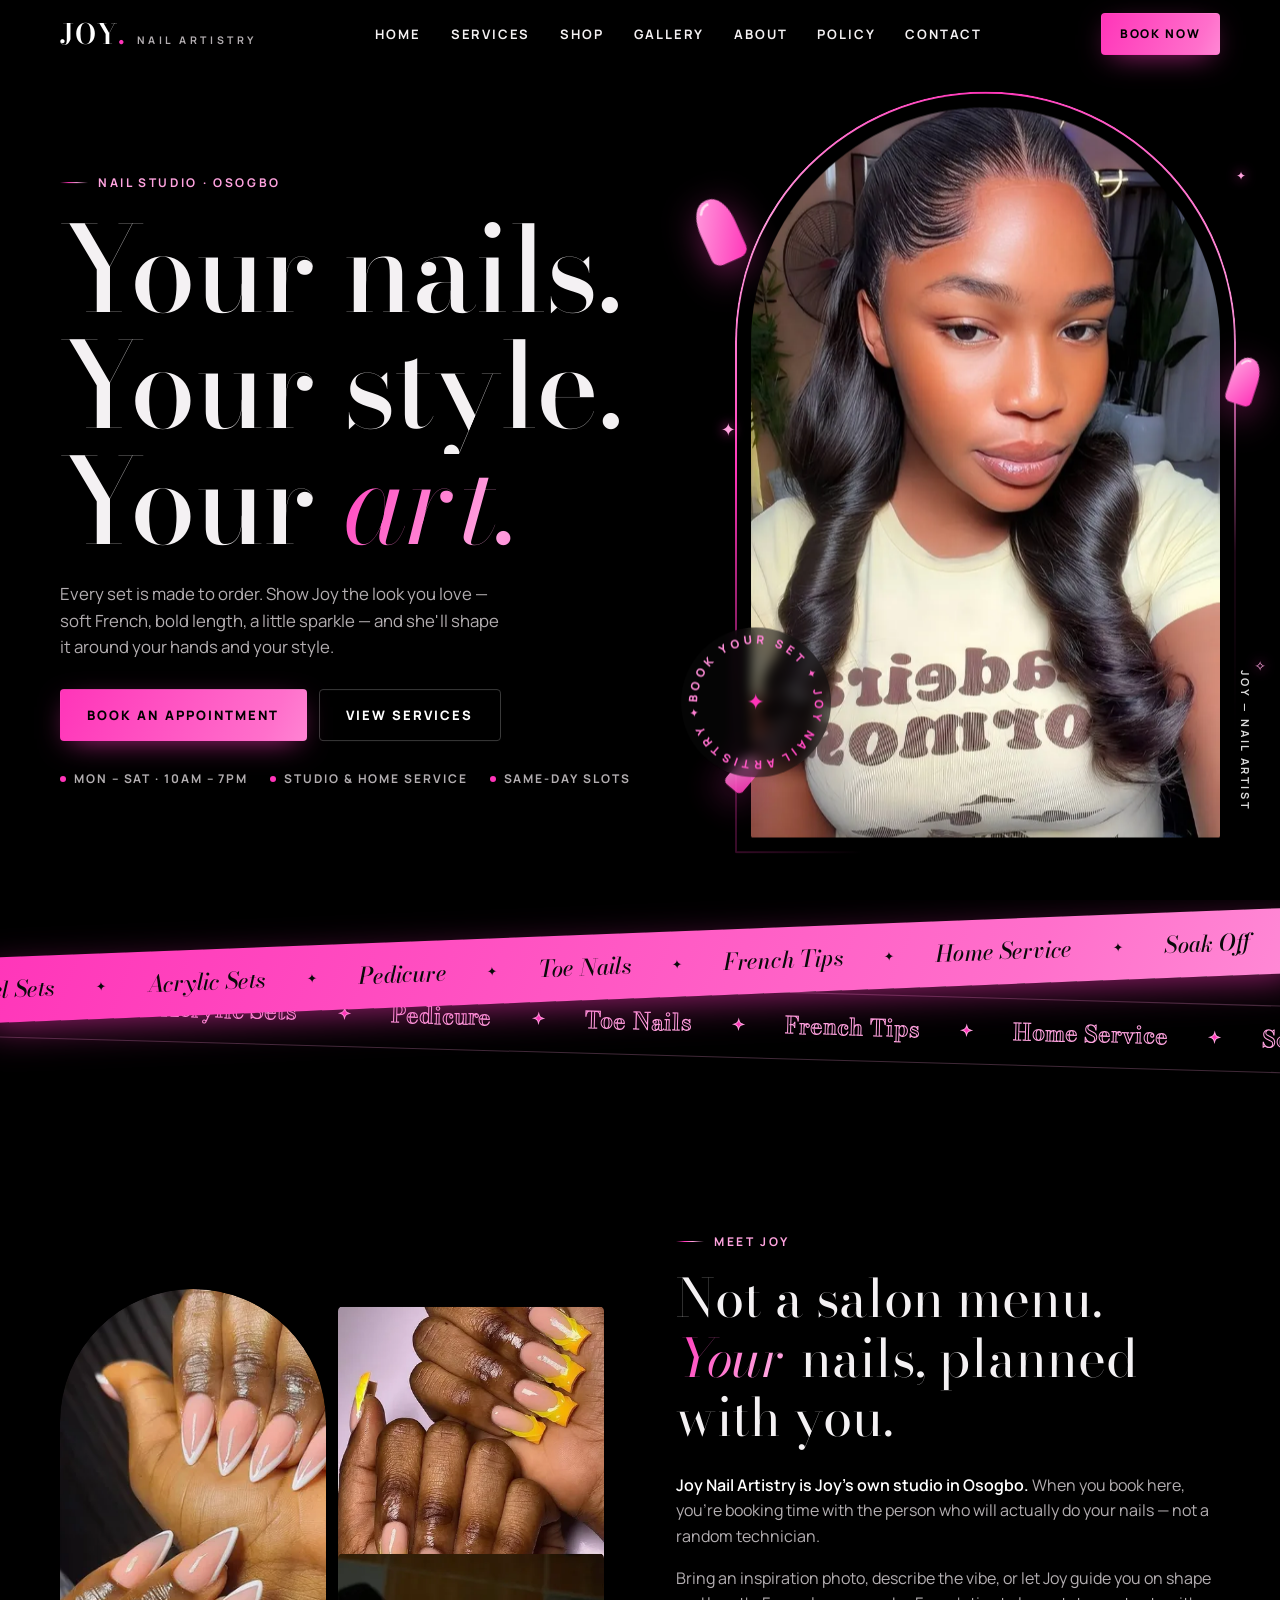
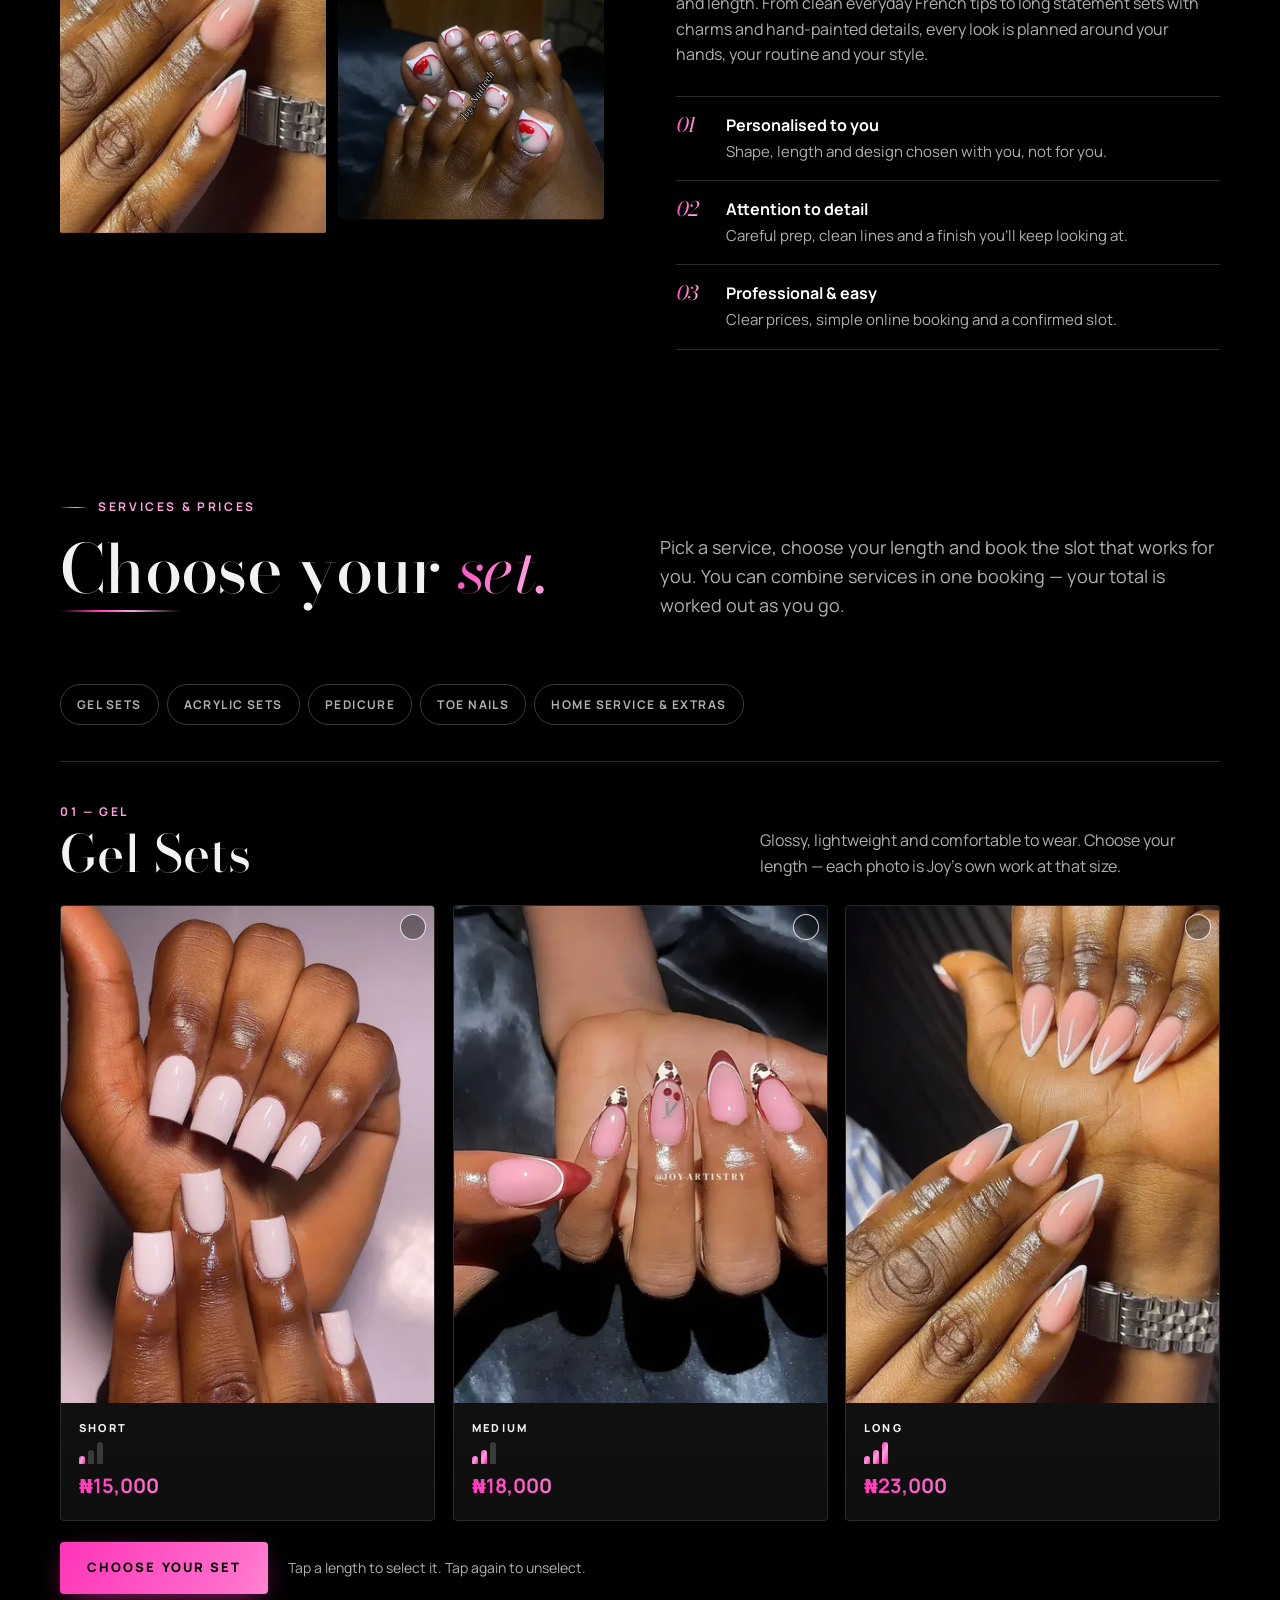
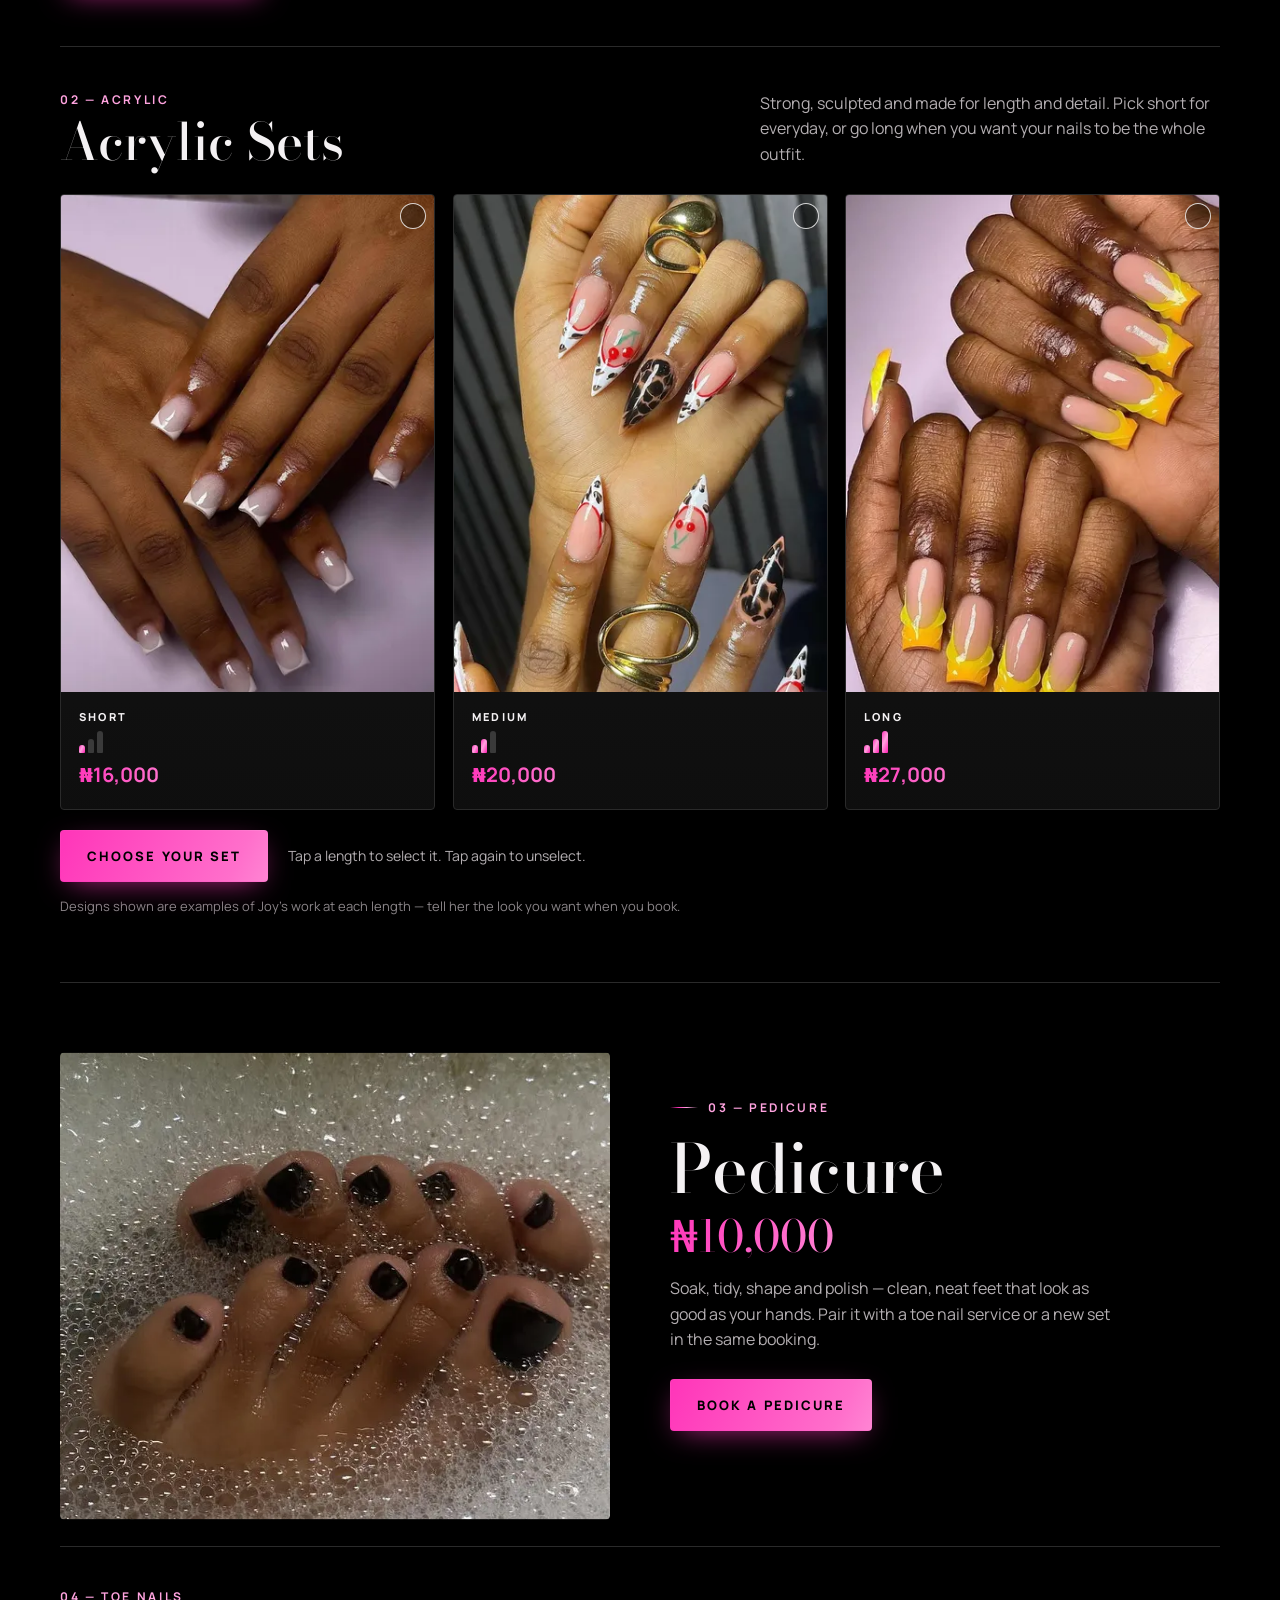
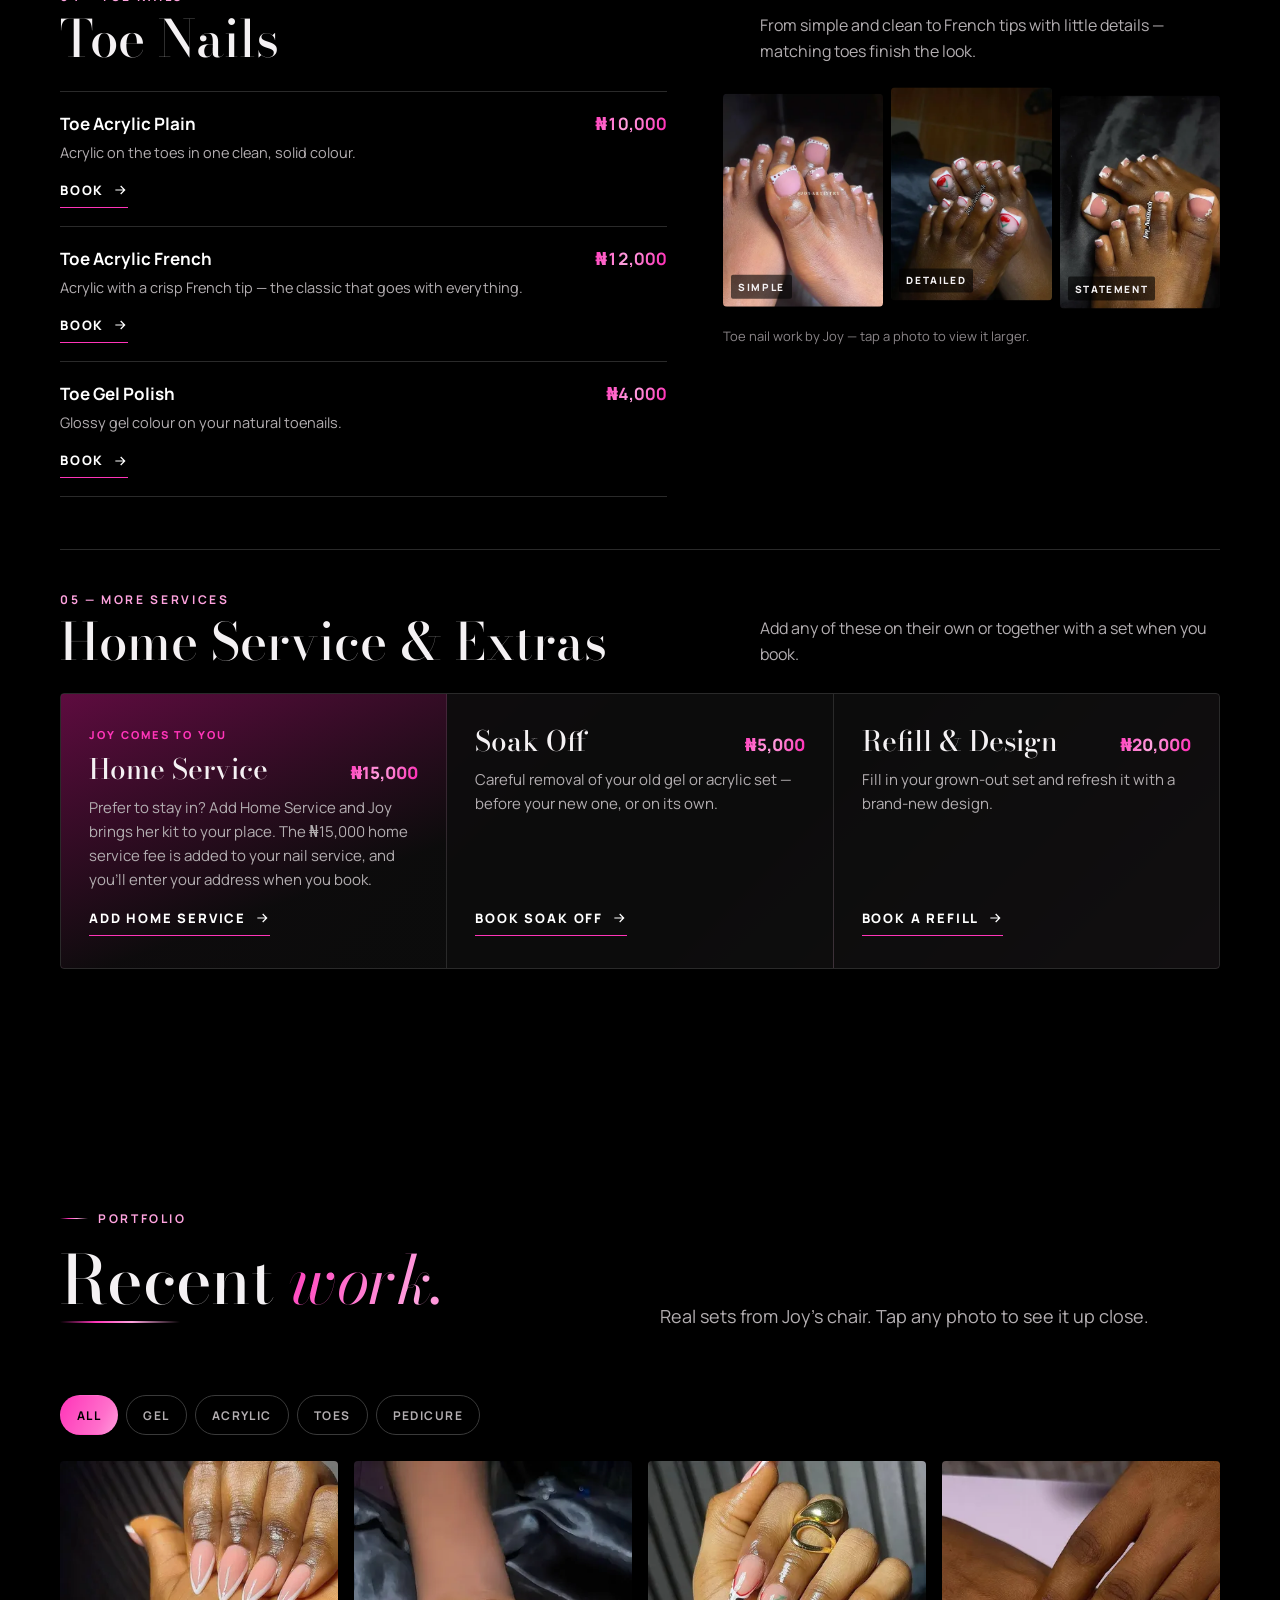
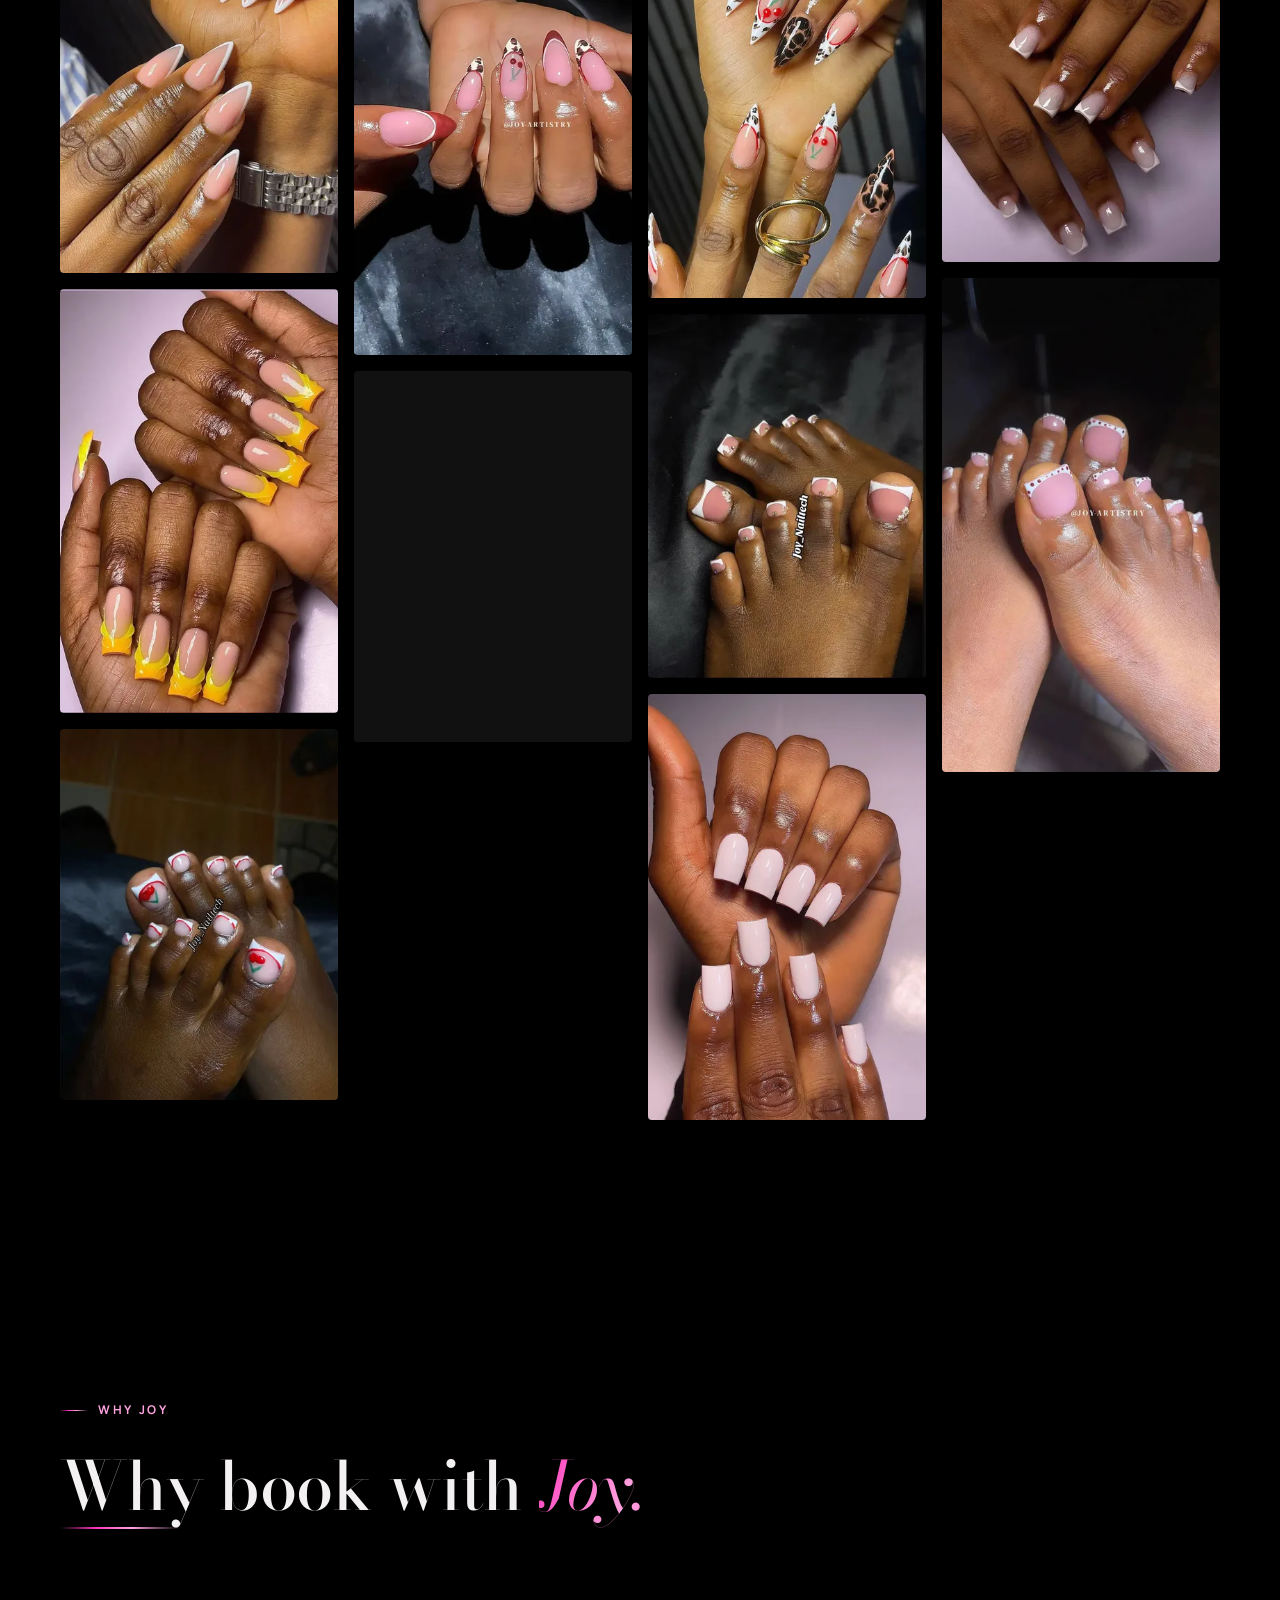
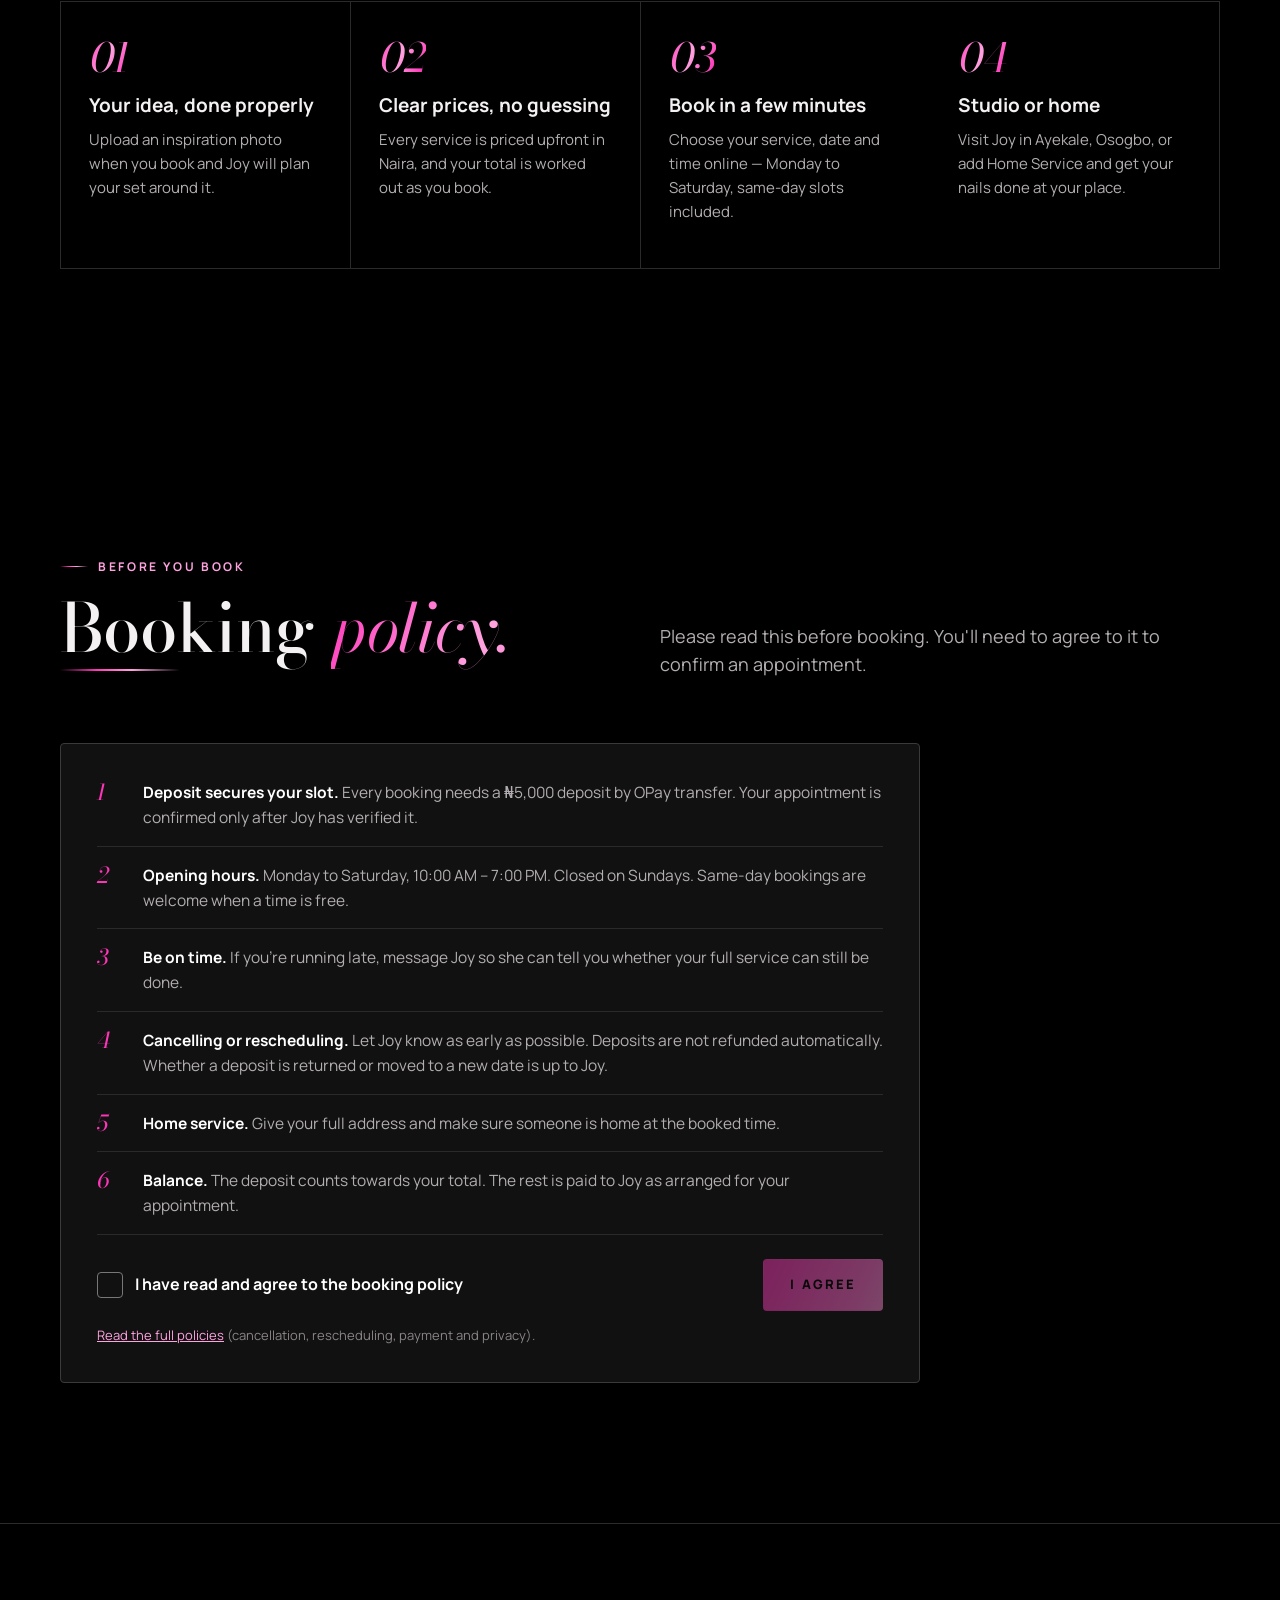
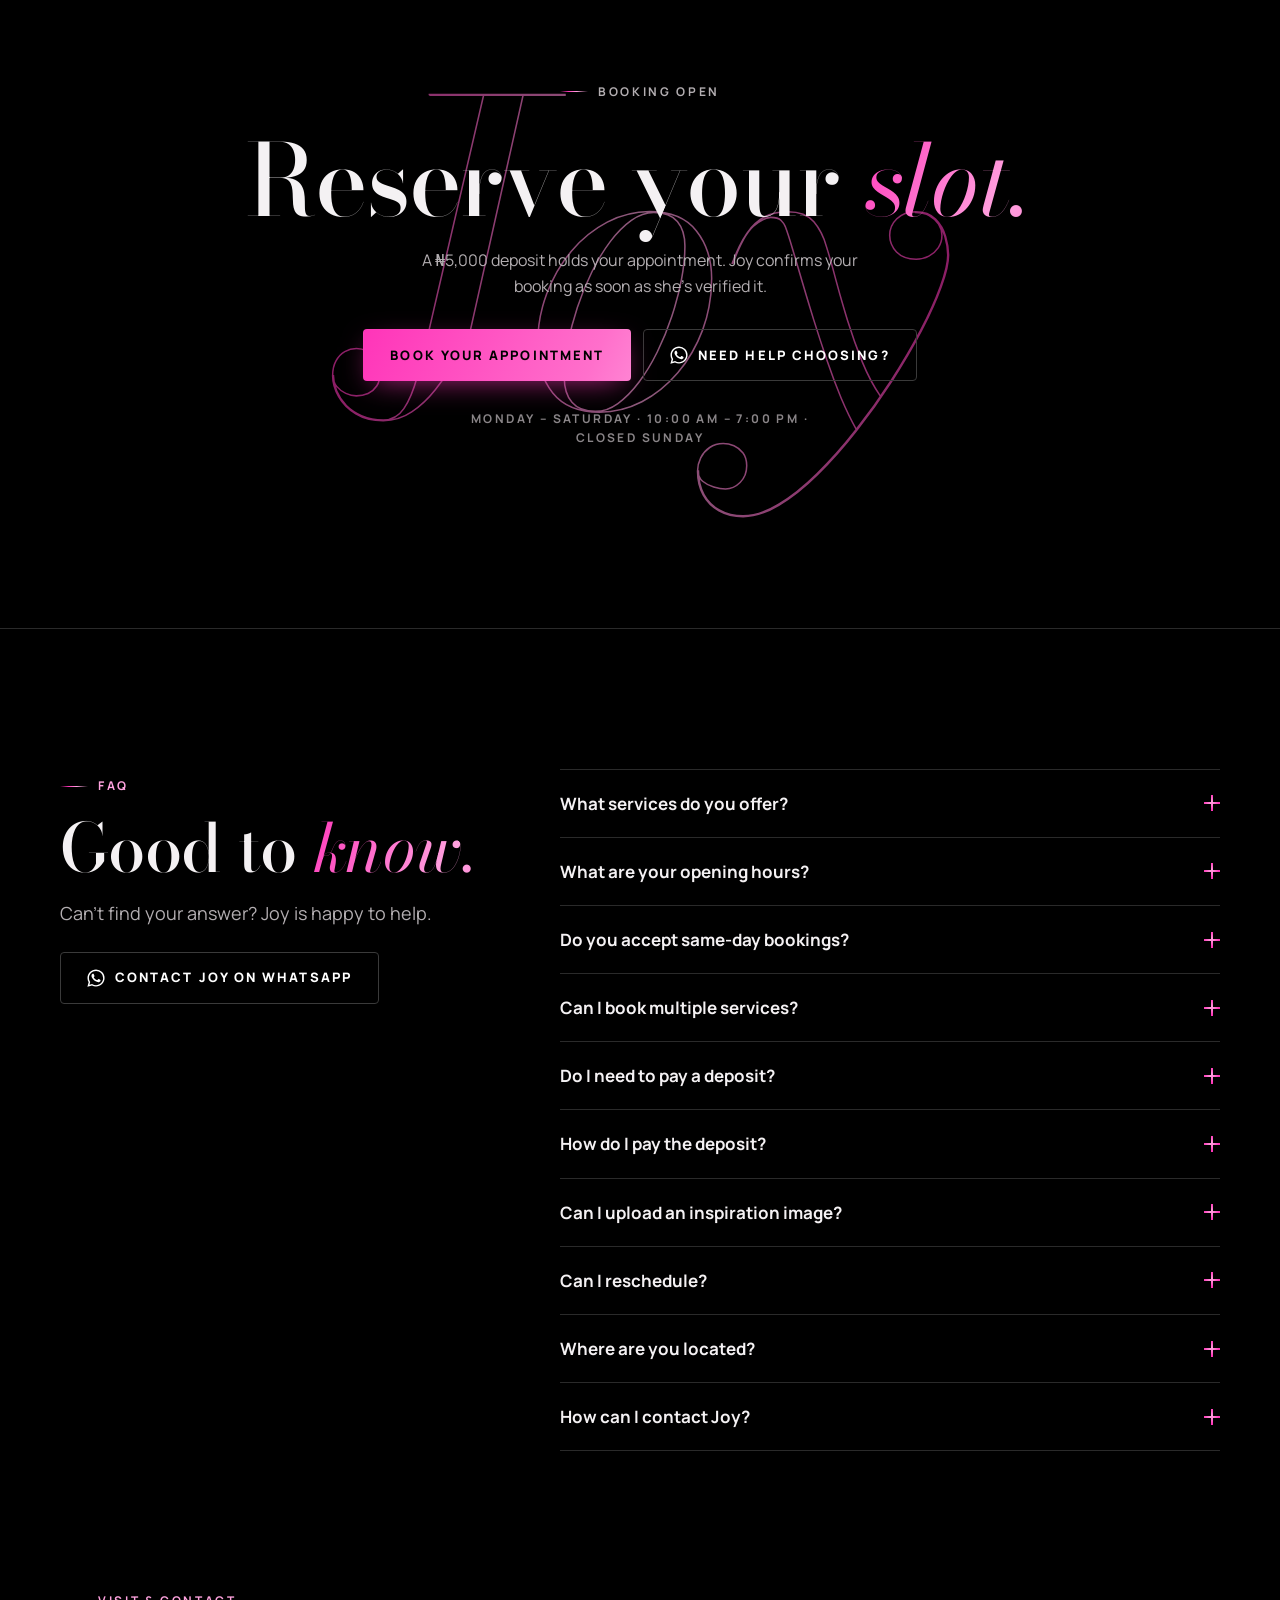
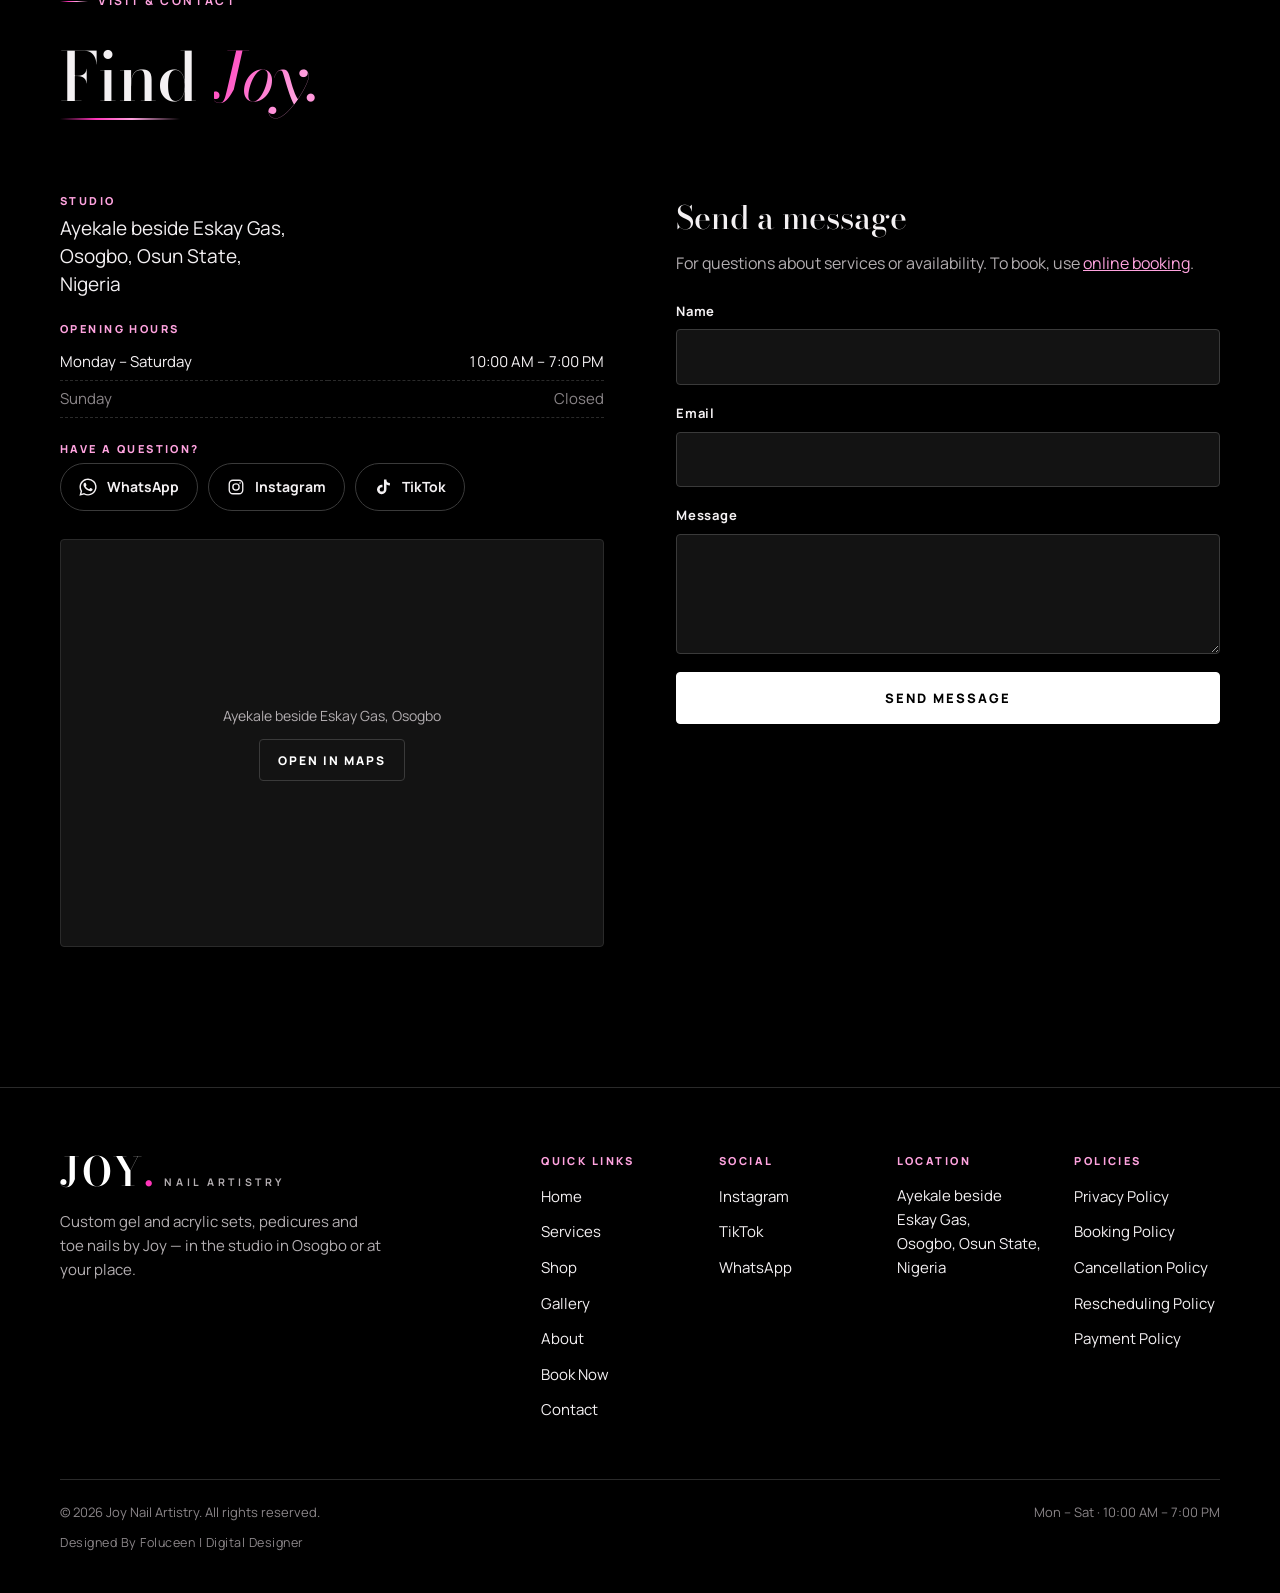
<file: index.html>
<!doctype html>
<html lang="en">
<head>
<meta charset="utf-8">
<meta name="viewport" content="width=device-width, initial-scale=1, viewport-fit=cover">
<title>Joy Nail Artistry</title>
<meta name="theme-color" content="#0A0A0A">
<link rel="icon" href="favicon.svg" type="image/svg+xml">
<link rel="preload" href="fonts/manrope-latin-wght-normal.woff2" as="font" type="font/woff2" crossorigin>
<link rel="preload" href="fonts/bodoni-moda-latin-standard-normal.woff2" as="font" type="font/woff2" crossorigin>
<link rel="stylesheet" href="css/styles.css">
<link rel="stylesheet" href="css/motion.css">
<script src="js/demo-api.js"></script>
<script src="js/common.js"></script>
<script src="js/formspree.js" defer></script>
<script src="js/motion.js" defer></script>


<meta name="description" content="Custom gel and acrylic nail sets, pedicures and toe nails by Joy in Osogbo, Osun State. Clear prices, home service available, book online Monday to Saturday.">
<meta property="og:title" content="Joy Nail Artistry">
<meta property="og:description" content="Your nails. Your style. Your art. Book gel, acrylic, pedicure and toe nail appointments with Joy in Osogbo.">
<meta property="og:image" content="images/gel-long-1100.jpg">
<meta property="og:type" content="website">
<link rel="preload" as="image" type="image/webp" href="images/hero-joy-720.webp" imagesrcset="images/hero-joy-400.webp 400w, images/hero-joy-720.webp 720w" imagesizes="(min-width: 960px) 470px, 100vw">
<script src="js/home.js" defer></script>
</head>
<body id="top">
<div class="intro" id="intro" aria-hidden="true">
  <div class="intro-mark"><span class="im-joy">JOY<i>.</i></span><span class="im-line"></span><span class="im-sub">Nail Artistry</span></div>
</div>
<div class="aurora" aria-hidden="true"><i class="a1"></i><i class="a2"></i><i class="a3"></i></div>
<div class="grain" aria-hidden="true"></div>
<div class="scroll-progress" aria-hidden="true"><span id="scroll-progress"></span></div>
<a class="skip-link" href="#main">Skip to content</a>
<header class="nav" id="nav">
  <div class="container">
    <a class="wordmark" href="#top" aria-label="Joy Nail Artistry — home">
      <span class="wm-joy">JOY<i>.</i></span><span class="wm-sub">Nail Artistry</span>
    </a>
    <nav aria-label="Main">
      <ul class="nav-links">
        <li><a href="#top">Home</a></li>
        <li><a href="#services">Services</a></li>
        <li><a href="products.html">Shop</a></li>
        <li><a href="#gallery">Gallery</a></li>
        <li><a href="#about">About</a></li>
        <li><a href="#policy">Policy</a></li>
        <li><a href="#contact">Contact</a></li>
      </ul>
    </nav>
    <div class="nav-right">
      <a class="btn btn-primary btn-sm btn-book-nav" href="book.html">Book Now</a>
      <button class="menu-btn" type="button" aria-expanded="false" aria-controls="mobile-menu" aria-label="Open menu"><span></span></button>
    </div>
  </div>
</header>
<div class="mobile-menu" id="mobile-menu" aria-hidden="true">
  <ul>
    <li><a href="#top">Home <span>01</span></a></li>
    <li><a href="#services">Services <span>02</span></a></li>
    <li><a href="products.html">Shop <span>03</span></a></li>
    <li><a href="#gallery">Gallery <span>04</span></a></li>
    <li><a href="#about">About <span>05</span></a></li>
    <li><a href="#policy">Booking Policy <span>06</span></a></li>
    <li><a href="#contact">Contact <span>07</span></a></li>
  </ul>
  <div class="mm-foot">
    <a class="btn btn-primary btn-block" href="book.html">Book Now</a>
    <a class="btn btn-block" href="#" data-wa="Hi Joy! I have a question about booking."><svg viewBox="0 0 24 24" fill="currentColor" aria-hidden="true"><path d="M17.47 14.38c-.3-.15-1.76-.87-2.03-.97-.27-.1-.47-.15-.67.15-.2.3-.77.97-.94 1.17-.17.2-.35.22-.64.07-.3-.15-1.26-.46-2.4-1.48-.89-.79-1.49-1.77-1.66-2.07-.17-.3-.02-.46.13-.61.13-.13.3-.35.45-.52.15-.17.2-.3.3-.5.1-.2.05-.37-.02-.52-.08-.15-.67-1.61-.92-2.2-.24-.58-.49-.5-.67-.51h-.57c-.2 0-.52.07-.79.37-.27.3-1.04 1.02-1.04 2.48s1.07 2.88 1.21 3.08c.15.2 2.1 3.2 5.08 4.49.71.31 1.26.49 1.69.63.71.23 1.36.19 1.87.12.57-.09 1.76-.72 2.01-1.41.25-.7.25-1.29.17-1.41-.07-.13-.27-.2-.57-.35zM12.04 21.5h-.01a9.46 9.46 0 0 1-4.82-1.32l-.35-.2-3.58.94.96-3.49-.23-.36a9.43 9.43 0 0 1-1.45-5.03c0-5.22 4.25-9.47 9.48-9.47 2.53 0 4.91.99 6.7 2.78a9.4 9.4 0 0 1 2.77 6.7c0 5.23-4.25 9.47-9.47 9.47zm8.06-17.53A11.33 11.33 0 0 0 12.04.63C5.76.63.65 5.74.65 12.02c0 2.01.52 3.97 1.52 5.7L.55 23.63l6.05-1.59a11.4 11.4 0 0 0 5.43 1.38h.01c6.28 0 11.39-5.11 11.39-11.39 0-3.04-1.18-5.9-3.33-8.06z"/></svg> Message Joy on WhatsApp</a>
  </div>
</div>


<main id="main">
  <!-- ============ HERO ============ -->
  <section class="hero" aria-labelledby="hero-title">
    <div class="hero-glow" aria-hidden="true"></div>
    <div class="container">
      <div class="hero-media">
        <picture><source type="image/webp" srcset="images/hero-joy-400.webp 400w, images/hero-joy-720.webp 720w" sizes="(min-width: 960px) 470px, 100vw"><img src="images/hero-joy-720.jpg" srcset="images/hero-joy-400.jpg 400w, images/hero-joy-720.jpg 720w" sizes="(min-width: 960px) 470px, 100vw" width="720" height="1280" alt="Joy, the nail artist behind Joy Nail Artistry" loading="eager" fetchpriority="high" decoding="async"></picture>
        <span class="frame" aria-hidden="true"></span>
        <span class="ring" aria-hidden="true"></span>
        <span class="orbit" aria-hidden="true"><svg viewBox="0 0 200 200"><defs><path id="orbit-path" d="M100,100 m-78,0 a78,78 0 1,1 156,0 a78,78 0 1,1 -156,0"/><linearGradient id="orbit-grad" x1="0" y1="0" x2="1" y2="1"><stop offset="0" stop-color="#FFA3DF"/><stop offset="1" stop-color="#FF35B9"/></linearGradient></defs><text><textPath href="#orbit-path" textLength="486" lengthAdjust="spacing">BOOK YOUR SET ✦ JOY NAIL ARTISTRY ✦</textPath></text></svg><b>✦</b></span>
        <span class="float-nail fn1" aria-hidden="true"><svg viewBox="0 0 40 64" aria-hidden="true"><defs><linearGradient id="ng1" x1="0" y1="0" x2="1" y2="1"><stop offset="0" stop-color="#FFA3DF"/><stop offset="1" stop-color="#FF35B9"/></linearGradient></defs><path d="M20 2C9 2 3 14 3 30v24a8 8 0 0 0 8 8h18a8 8 0 0 0 8-8V30C37 14 31 2 20 2z" fill="url(#ng1)"/><path d="M11 12c3-5 6-6 9-6" stroke="#fff" stroke-opacity=".7" stroke-width="2.4" fill="none" stroke-linecap="round"/></svg></span>
        <span class="float-nail fn2" aria-hidden="true"><svg viewBox="0 0 40 64" aria-hidden="true"><defs><linearGradient id="ng2" x1="0" y1="0" x2="1" y2="1"><stop offset="0" stop-color="#FFA3DF"/><stop offset="1" stop-color="#FF35B9"/></linearGradient></defs><path d="M20 2C9 2 3 14 3 30v24a8 8 0 0 0 8 8h18a8 8 0 0 0 8-8V30C37 14 31 2 20 2z" fill="url(#ng2)"/><path d="M11 12c3-5 6-6 9-6" stroke="#fff" stroke-opacity=".7" stroke-width="2.4" fill="none" stroke-linecap="round"/></svg></span>
        <span class="float-nail fn3" aria-hidden="true"><svg viewBox="0 0 40 64" aria-hidden="true"><defs><linearGradient id="ng3" x1="0" y1="0" x2="1" y2="1"><stop offset="0" stop-color="#FFA3DF"/><stop offset="1" stop-color="#FF35B9"/></linearGradient></defs><path d="M20 2C9 2 3 14 3 30v24a8 8 0 0 0 8 8h18a8 8 0 0 0 8-8V30C37 14 31 2 20 2z" fill="url(#ng3)"/><path d="M11 12c3-5 6-6 9-6" stroke="#fff" stroke-opacity=".7" stroke-width="2.4" fill="none" stroke-linecap="round"/></svg></span>
        <span class="sparkle sp1" aria-hidden="true">✦</span><span class="sparkle sp2" aria-hidden="true">✦</span><span class="sparkle sp3" aria-hidden="true">✧</span>
        <span class="hero-tag" aria-hidden="true">Joy — Nail Artist</span>
      </div>
      <div class="hero-copy">
        <p class="eyebrow h-in">Nail studio · Osogbo</p>
        <h1 class="display" id="hero-title"><span class="line"><span>Your nails.</span></span><span class="line"><span>Your style.</span></span><span class="line"><span>Your <em class="grad-text">art.</em></span></span></h1>
        <p class="hero-sub h-in">Every set is made to order. Show Joy the look you love — soft French, bold length, a little sparkle — and she'll shape it around your hands and your style.</p>
        <div class="hero-ctas h-in">
          <a class="btn btn-primary" href="book.html">Book an appointment</a>
          <a class="btn" href="#services">View services</a>
        </div>
        <div class="hero-meta h-in">
          <span>Mon – Sat · 10am – 7pm</span>
          <span>Studio &amp; home service</span>
          <span>Same-day slots</span>
        </div>
      </div>
    </div>
  </section>

  <div class="marquee-band" aria-hidden="true">
    <div class="marquee m-a"><div class="marquee-track"><span>Gel Sets</span><span>Acrylic Sets</span><span>Pedicure</span><span>Toe Nails</span><span>French Tips</span><span>Home Service</span><span>Soak Off</span><span>Refill &amp; Design</span><span>Gel Sets</span><span>Acrylic Sets</span><span>Pedicure</span><span>Toe Nails</span><span>French Tips</span><span>Home Service</span><span>Soak Off</span><span>Refill &amp; Design</span></div></div>
    <div class="marquee m-b"><div class="marquee-track"><span>Gel Sets</span><span>Acrylic Sets</span><span>Pedicure</span><span>Toe Nails</span><span>French Tips</span><span>Home Service</span><span>Soak Off</span><span>Refill &amp; Design</span><span>Gel Sets</span><span>Acrylic Sets</span><span>Pedicure</span><span>Toe Nails</span><span>French Tips</span><span>Home Service</span><span>Soak Off</span><span>Refill &amp; Design</span></div></div>
  </div>

  <!-- ============ ABOUT ============ -->
  <section class="section" id="about" aria-labelledby="about-title">
    <div class="container about-grid">
      <div class="about-media reveal">
        <picture><source type="image/webp" srcset="images/gel-long-400.webp 400w, images/gel-long-720.webp 720w, images/gel-long-1100.webp 1100w" sizes="(min-width: 900px) 330px, 55vw"><img src="images/gel-long-720.jpg" srcset="images/gel-long-400.jpg 400w, images/gel-long-720.jpg 720w, images/gel-long-1100.jpg 1100w" sizes="(min-width: 900px) 330px, 55vw" width="720" height="1067" alt="Long nude stiletto gel set with crisp white French tips" loading="lazy" decoding="async"></picture>
        <picture><source type="image/webp" srcset="images/acrylic-long-400.webp 400w, images/acrylic-long-720.webp 720w, images/acrylic-long-1100.webp 1100w" sizes="(min-width: 900px) 260px, 42vw"><img src="images/acrylic-long-720.jpg" srcset="images/acrylic-long-400.jpg 400w, images/acrylic-long-720.jpg 720w, images/acrylic-long-1100.jpg 1100w" sizes="(min-width: 900px) 260px, 42vw" width="720" height="1098" alt="Long square acrylic set with bright yellow French tips" loading="lazy" decoding="async"></picture>
        <picture><source type="image/webp" srcset="images/toe-medium-400.webp 400w, images/toe-medium-720.webp 720w, images/toe-medium-1100.webp 1100w" sizes="(min-width: 900px) 260px, 42vw"><img src="images/toe-medium-720.jpg" srcset="images/toe-medium-400.jpg 400w, images/toe-medium-720.jpg 720w, images/toe-medium-1100.jpg 1100w" sizes="(min-width: 900px) 260px, 42vw" width="720" height="960" alt="Toe nails with white French tips and hand-painted cherries" loading="lazy" decoding="async"></picture>
      </div>
      <div class="reveal">
        <p class="eyebrow">Meet Joy</p>
        <h2 class="about-quote" id="about-title">Not a salon menu. <em>Your</em> nails, planned with you.</h2>
        <div class="about-body" style="margin-top:26px">
          <p><strong>Joy Nail Artistry is Joy's own studio in Osogbo.</strong> When you book here, you're booking time with the person who will actually do your nails — not a random technician.</p>
          <p>Bring an inspiration photo, describe the vibe, or let Joy guide you on shape and length. From clean everyday French tips to long statement sets with charms and hand-painted details, every look is planned around your hands, your routine and your style.</p>
        </div>
        <ul class="pillars">
          <li><span class="n">01</span><div><b>Personalised to you</b><span>Shape, length and design chosen with you, not for you.</span></div></li>
          <li><span class="n">02</span><div><b>Attention to detail</b><span>Careful prep, clean lines and a finish you'll keep looking at.</span></div></li>
          <li><span class="n">03</span><div><b>Professional &amp; easy</b><span>Clear prices, simple online booking and a confirmed slot.</span></div></li>
        </ul>
      </div>
    </div>
  </section>

  <!-- ============ SERVICES ============ -->
  <section class="section" id="services" aria-labelledby="services-title" style="padding-top:0">
    <div class="container">
      <div class="section-head split reveal">
        <div>
          <p class="eyebrow">Services &amp; prices</p>
          <h2 class="h2" id="services-title">Choose your <em>set.</em></h2>
        </div>
        <p class="lede">Pick a service, choose your length and book the slot that works for you. You can combine services in one booking — your total is worked out as you go.</p>
      </div>

      <nav class="svc-nav" aria-label="Service categories">
        <a href="#gel">Gel Sets</a><a href="#acrylic">Acrylic Sets</a><a href="#pedicure">Pedicure</a><a href="#toes">Toe Nails</a><a href="#extras">Home Service &amp; Extras</a>
      </nav>

      <!-- Gel -->
      <div class="svc-block" id="gel">
        <div class="svc-block-head reveal">
          <h3><small>01 — Gel</small>Gel Sets</h3>
          <p>Glossy, lightweight and comfortable to wear. Choose your length — each photo is Joy's own work at that size.</p>
        </div>
        <fieldset class="sizes reveal" style="border:0;padding:0;margin:0" data-size-group="gel">
          <legend class="visually-hidden">Choose your gel set length (tap again to unselect)</legend>
          <label class="size-opt">
            <input type="checkbox" name="gel" value="gel-short">
            <span class="size-card">
              <span class="ph"><picture><source type="image/webp" srcset="images/gel-small-400.webp 400w, images/gel-small-720.webp 720w, images/gel-small-1100.webp 1100w" sizes="(min-width: 1240px) 380px, 32vw"><img src="images/gel-small-720.jpg" srcset="images/gel-small-400.jpg 400w, images/gel-small-720.jpg 720w, images/gel-small-1100.jpg 1100w" sizes="(min-width: 1240px) 380px, 32vw" width="720" height="1106" alt="Gel set, short — soft pink square nails" loading="lazy" decoding="async"></picture><span class="check"><svg viewBox="0 0 24 24" fill="none" stroke="currentColor" stroke-width="3" aria-hidden="true"><path d="M5 12.5l4.5 4.5L19 7.5"/></svg></span></span>
              <span class="meta"><span class="sz">Short</span><span class="len" aria-hidden="true"><i class="on"></i><i></i><i></i></span><span class="pr" data-price="gel-short">₦15,000</span></span>
            </span>
          </label>
          <label class="size-opt">
            <input type="checkbox" name="gel" value="gel-medium">
            <span class="size-card">
              <span class="ph"><picture><source type="image/webp" srcset="images/gel-medium-400.webp 400w, images/gel-medium-720.webp 720w, images/gel-medium-1012.webp 1012w" sizes="(min-width: 1240px) 380px, 32vw"><img src="images/gel-medium-720.jpg" srcset="images/gel-medium-400.jpg 400w, images/gel-medium-720.jpg 720w, images/gel-medium-1012.jpg 1012w" sizes="(min-width: 1240px) 380px, 32vw" width="720" height="1281" alt="Gel X set, medium — pink almond nails with cherry art and red French tips" loading="lazy" decoding="async"></picture><span class="check"><svg viewBox="0 0 24 24" fill="none" stroke="currentColor" stroke-width="3" aria-hidden="true"><path d="M5 12.5l4.5 4.5L19 7.5"/></svg></span></span>
              <span class="meta"><span class="sz">Medium</span><span class="len" aria-hidden="true"><i class="on"></i><i class="on"></i><i></i></span><span class="pr" data-price="gel-medium">₦18,000</span></span>
            </span>
          </label>
          <label class="size-opt">
            <input type="checkbox" name="gel" value="gel-long">
            <span class="size-card">
              <span class="ph"><picture><source type="image/webp" srcset="images/gel-long-400.webp 400w, images/gel-long-720.webp 720w, images/gel-long-1100.webp 1100w" sizes="(min-width: 1240px) 380px, 32vw"><img src="images/gel-long-720.jpg" srcset="images/gel-long-400.jpg 400w, images/gel-long-720.jpg 720w, images/gel-long-1100.jpg 1100w" sizes="(min-width: 1240px) 380px, 32vw" width="720" height="1067" alt="Gel set, long — nude stiletto nails with white French tips" loading="lazy" decoding="async"></picture><span class="check"><svg viewBox="0 0 24 24" fill="none" stroke="currentColor" stroke-width="3" aria-hidden="true"><path d="M5 12.5l4.5 4.5L19 7.5"/></svg></span></span>
              <span class="meta"><span class="sz">Long</span><span class="len" aria-hidden="true"><i class="on"></i><i class="on"></i><i class="on"></i></span><span class="pr" data-price="gel-long">₦23,000</span></span>
            </span>
          </label>
        </fieldset>
        <div class="svc-cta">
          <a class="btn btn-primary" href="book.html" data-size-book="gel">Choose your set</a>
          <span class="sel-note" data-size-note="gel" aria-live="polite">Tap a length to select it. Tap again to unselect.</span>
        </div>
      </div>

      <!-- Acrylic -->
      <div class="svc-block" id="acrylic">
        <div class="svc-block-head reveal">
          <h3><small>02 — Acrylic</small>Acrylic Sets</h3>
          <p>Strong, sculpted and made for length and detail. Pick short for everyday, or go long when you want your nails to be the whole outfit.</p>
        </div>
        <fieldset class="sizes reveal" style="border:0;padding:0;margin:0" data-size-group="acrylic">
          <legend class="visually-hidden">Choose your acrylic set length (tap again to unselect)</legend>
          <label class="size-opt">
            <input type="checkbox" name="acrylic" value="acrylic-short">
            <span class="size-card">
              <span class="ph"><picture><source type="image/webp" srcset="images/acrylic-small-400.webp 400w, images/acrylic-small-720.webp 720w, images/acrylic-small-1100.webp 1100w" sizes="(min-width: 1240px) 380px, 32vw"><img src="images/acrylic-small-720.jpg" srcset="images/acrylic-small-400.jpg 400w, images/acrylic-small-720.jpg 720w, images/acrylic-small-1100.jpg 1100w" sizes="(min-width: 1240px) 380px, 32vw" width="720" height="1039" alt="Acrylic set, short — nude square nails with white French tips" loading="lazy" decoding="async"></picture><span class="check"><svg viewBox="0 0 24 24" fill="none" stroke="currentColor" stroke-width="3" aria-hidden="true"><path d="M5 12.5l4.5 4.5L19 7.5"/></svg></span></span>
              <span class="meta"><span class="sz">Short</span><span class="len" aria-hidden="true"><i class="on"></i><i></i><i></i></span><span class="pr" data-price="acrylic-short">₦16,000</span></span>
            </span>
          </label>
          <label class="size-opt">
            <input type="checkbox" name="acrylic" value="acrylic-medium">
            <span class="size-card">
              <span class="ph"><picture><source type="image/webp" srcset="images/acrylic-medium-400.webp 400w, images/acrylic-medium-720.webp 720w, images/acrylic-medium-1100.webp 1100w" sizes="(min-width: 1240px) 380px, 32vw"><img src="images/acrylic-medium-720.jpg" srcset="images/acrylic-medium-400.jpg 400w, images/acrylic-medium-720.jpg 720w, images/acrylic-medium-1100.jpg 1100w" sizes="(min-width: 1240px) 380px, 32vw" width="720" height="1133" alt="Acrylic set, medium — nude nails with cherry, leopard and cow-print art" loading="lazy" decoding="async"></picture><span class="check"><svg viewBox="0 0 24 24" fill="none" stroke="currentColor" stroke-width="3" aria-hidden="true"><path d="M5 12.5l4.5 4.5L19 7.5"/></svg></span></span>
              <span class="meta"><span class="sz">Medium</span><span class="len" aria-hidden="true"><i class="on"></i><i class="on"></i><i></i></span><span class="pr" data-price="acrylic-medium">₦20,000</span></span>
            </span>
          </label>
          <label class="size-opt">
            <input type="checkbox" name="acrylic" value="acrylic-long">
            <span class="size-card">
              <span class="ph"><picture><source type="image/webp" srcset="images/acrylic-long-400.webp 400w, images/acrylic-long-720.webp 720w, images/acrylic-long-1100.webp 1100w" sizes="(min-width: 1240px) 380px, 32vw"><img src="images/acrylic-long-720.jpg" srcset="images/acrylic-long-400.jpg 400w, images/acrylic-long-720.jpg 720w, images/acrylic-long-1100.jpg 1100w" sizes="(min-width: 1240px) 380px, 32vw" width="720" height="1098" alt="Acrylic set, long — nude square nails with bright yellow French tips" loading="lazy" decoding="async"></picture><span class="check"><svg viewBox="0 0 24 24" fill="none" stroke="currentColor" stroke-width="3" aria-hidden="true"><path d="M5 12.5l4.5 4.5L19 7.5"/></svg></span></span>
              <span class="meta"><span class="sz">Long</span><span class="len" aria-hidden="true"><i class="on"></i><i class="on"></i><i class="on"></i></span><span class="pr" data-price="acrylic-long">₦27,000</span></span>
            </span>
          </label>
        </fieldset>
        <div class="svc-cta">
          <a class="btn btn-primary" href="book.html" data-size-book="acrylic">Choose your set</a>
          <span class="sel-note" data-size-note="acrylic" aria-live="polite">Tap a length to select it. Tap again to unselect.</span>
        </div>
        <p class="svc-note">Designs shown are examples of Joy's work at each length — tell her the look you want when you book.</p>
      </div>

      <!-- Pedicure -->
      <div class="svc-block" id="pedicure">
        <div class="feature">
          <div class="reveal"><picture><source type="image/webp" srcset="images/pedicure-400.webp 400w, images/pedicure-720.webp 720w, images/pedicure-736.webp 736w" sizes="(min-width: 900px) 580px, 100vw"><img src="images/pedicure-720.jpg" srcset="images/pedicure-400.jpg 400w, images/pedicure-720.jpg 720w, images/pedicure-736.jpg 736w" sizes="(min-width: 900px) 580px, 100vw" width="720" height="960" alt="Pedicure by Joy — glossy black polish on freshly done toes" loading="lazy" decoding="async"></picture></div>
          <div class="reveal">
            <p class="eyebrow">03 — Pedicure</p>
            <h3 class="h2" style="margin-bottom:6px">Pedicure</h3>
            <p class="price-big" data-price="pedicure">₦10,000</p>
            <p class="muted" style="margin:0 0 26px;max-width:44ch">Soak, tidy, shape and polish — clean, neat feet that look as good as your hands. Pair it with a toe nail service or a new set in the same booking.</p>
            <a class="btn btn-primary" href="book.html?services=pedicure">Book a pedicure</a>
          </div>
        </div>
      </div>

      <!-- Toe nails -->
      <div class="svc-block" id="toes">
        <div class="svc-block-head reveal">
          <h3><small>04 — Toe Nails</small>Toe Nails</h3>
          <p>From simple and clean to French tips with little details — matching toes finish the look.</p>
        </div>
        <div class="toe-grid">
          <ul class="price-list reveal">
            <li><span class="pl-name">Toe Acrylic Plain</span><span class="pl-price" data-price="toe-acrylic-plain">₦10,000</span><span class="pl-desc">Acrylic on the toes in one clean, solid colour.</span><a class="link-arrow pl-book" href="book.html?services=toe-acrylic-plain">Book <svg viewBox="0 0 24 24" fill="none" stroke="currentColor" stroke-width="1.8" aria-hidden="true"><path d="M5 12h14M13 6l6 6-6 6"/></svg></a></li>
            <li><span class="pl-name">Toe Acrylic French</span><span class="pl-price" data-price="toe-acrylic-french">₦12,000</span><span class="pl-desc">Acrylic with a crisp French tip — the classic that goes with everything.</span><a class="link-arrow pl-book" href="book.html?services=toe-acrylic-french">Book <svg viewBox="0 0 24 24" fill="none" stroke="currentColor" stroke-width="1.8" aria-hidden="true"><path d="M5 12h14M13 6l6 6-6 6"/></svg></a></li>
            <li><span class="pl-name">Toe Gel Polish</span><span class="pl-price" data-price="toe-gel-polish">₦4,000</span><span class="pl-desc">Glossy gel colour on your natural toenails.</span><a class="link-arrow pl-book" href="book.html?services=toe-gel-polish">Book <svg viewBox="0 0 24 24" fill="none" stroke="currentColor" stroke-width="1.8" aria-hidden="true"><path d="M5 12h14M13 6l6 6-6 6"/></svg></a></li>
          </ul>
          <div class="reveal">
            <div class="toe-strip" role="list" aria-label="Toe nail work by Joy">
              <figure role="listitem" style="margin:0"><button type="button" data-open-gallery="toe-small" aria-label="View larger: toe nails, simple pink French"><picture><source type="image/webp" srcset="images/toe-small-400.webp 400w, images/toe-small-720.webp 720w, images/toe-small-1012.webp 1012w" sizes="(min-width: 900px) 170px, 31vw"><img src="images/toe-small-720.jpg" srcset="images/toe-small-400.jpg 400w, images/toe-small-720.jpg 720w, images/toe-small-1012.jpg 1012w" sizes="(min-width: 900px) 170px, 31vw" width="720" height="1281" alt="Short toe nails with simple pink French tips and dotted detail" loading="lazy" decoding="async"></picture><figcaption>Simple</figcaption></button></figure>
              <figure role="listitem" style="margin:0"><button type="button" data-open-gallery="toe-medium" aria-label="View larger: toe nails, French with details"><picture><source type="image/webp" srcset="images/toe-medium-400.webp 400w, images/toe-medium-720.webp 720w, images/toe-medium-1100.webp 1100w" sizes="(min-width: 900px) 170px, 31vw"><img src="images/toe-medium-720.jpg" srcset="images/toe-medium-400.jpg 400w, images/toe-medium-720.jpg 720w, images/toe-medium-1100.jpg 1100w" sizes="(min-width: 900px) 170px, 31vw" width="720" height="960" alt="Toe nails with white French tips and hand-painted cherries" loading="lazy" decoding="async"></picture><figcaption>Detailed</figcaption></button></figure>
              <figure role="listitem" style="margin:0"><button type="button" data-open-gallery="toe-long" aria-label="View larger: toe nails, statement French"><picture><source type="image/webp" srcset="images/toe-long-400.webp 400w, images/toe-long-720.webp 720w, images/toe-long-1100.webp 1100w" sizes="(min-width: 900px) 170px, 31vw"><img src="images/toe-long-720.jpg" srcset="images/toe-long-400.jpg 400w, images/toe-long-720.jpg 720w, images/toe-long-1100.jpg 1100w" sizes="(min-width: 900px) 170px, 31vw" width="720" height="941" alt="Toe nails with white French tips and rhinestone accents" loading="lazy" decoding="async"></picture><figcaption>Statement</figcaption></button></figure>
            </div>
            <p class="svc-note">Toe nail work by Joy — tap a photo to view it larger.</p>
          </div>
        </div>
      </div>

      <!-- Extras -->
      <div class="svc-block" id="extras">
        <div class="svc-block-head reveal">
          <h3><small>05 — More services</small>Home Service &amp; Extras</h3>
          <p>Add any of these on their own or together with a set when you book.</p>
        </div>
        <div class="extras reveal stagger">
          <article class="extra home">
            <span class="ex-tag">Joy comes to you</span>
            <div class="ex-top"><h4>Home Service</h4><span class="ex-price" data-price="home-service">₦15,000</span></div>
            <p>Prefer to stay in? Add Home Service and Joy brings her kit to your place. The ₦15,000 home service fee is added to your nail service, and you'll enter your address when you book.</p>
            <a class="link-arrow" href="book.html?services=home-service">Add home service <svg viewBox="0 0 24 24" fill="none" stroke="currentColor" stroke-width="1.8" aria-hidden="true"><path d="M5 12h14M13 6l6 6-6 6"/></svg></a>
          </article>
          <article class="extra">
            <div class="ex-top"><h4>Soak Off</h4><span class="ex-price" data-price="soak-off">₦5,000</span></div>
            <p>Careful removal of your old gel or acrylic set — before your new one, or on its own.</p>
            <a class="link-arrow" href="book.html?services=soak-off">Book soak off <svg viewBox="0 0 24 24" fill="none" stroke="currentColor" stroke-width="1.8" aria-hidden="true"><path d="M5 12h14M13 6l6 6-6 6"/></svg></a>
          </article>
          <article class="extra">
            <div class="ex-top"><h4>Refill &amp; Design</h4><span class="ex-price" data-price="refill-design">₦20,000</span></div>
            <p>Fill in your grown-out set and refresh it with a brand-new design.</p>
            <a class="link-arrow" href="book.html?services=refill-design">Book a refill <svg viewBox="0 0 24 24" fill="none" stroke="currentColor" stroke-width="1.8" aria-hidden="true"><path d="M5 12h14M13 6l6 6-6 6"/></svg></a>
          </article>
        </div>
      </div>
    </div>
  </section>

  <!-- ============ GALLERY ============ -->
  <section class="section" id="gallery" aria-labelledby="gallery-title" style="padding-top:40px">
    <div class="container">
      <div class="section-head split reveal">
        <div>
          <p class="eyebrow">Portfolio</p>
          <h2 class="h2" id="gallery-title">Recent <em>work.</em></h2>
        </div>
        <p class="lede">Real sets from Joy's chair. Tap any photo to see it up close.</p>
      </div>
      <div class="filters" role="group" aria-label="Filter gallery">
        <button class="chip" type="button" data-filter="all" aria-pressed="true">All</button>
        <button class="chip" type="button" data-filter="gel" aria-pressed="false">Gel</button>
        <button class="chip" type="button" data-filter="acrylic" aria-pressed="false">Acrylic</button>
        <button class="chip" type="button" data-filter="toes" aria-pressed="false">Toes</button>
        <button class="chip" type="button" data-filter="pedicure" aria-pressed="false">Pedicure</button>
      </div>
      <div class="masonry stagger-items" id="masonry">
        <button class="g-item" type="button" data-cat="gel" data-slug="gel-long" data-title="Gel Set — Long" data-desc="Nude stiletto with crisp white French tips"><picture><source type="image/webp" srcset="images/gel-long-400.webp 400w, images/gel-long-720.webp 720w, images/gel-long-1100.webp 1100w" sizes="(min-width: 1100px) 290px, (min-width: 760px) 32vw, 48vw"><img src="images/gel-long-720.jpg" srcset="images/gel-long-400.jpg 400w, images/gel-long-720.jpg 720w, images/gel-long-1100.jpg 1100w" sizes="(min-width: 1100px) 290px, (min-width: 760px) 32vw, 48vw" width="720" height="1067" alt="Gel set, long — nude stiletto nails with white French tips" loading="lazy" decoding="async"></picture><span class="g-cap">Gel · Long</span></button>
        <button class="g-item" type="button" data-cat="acrylic" data-slug="acrylic-long" data-title="Acrylic Set — Long" data-desc="Long square with bright yellow French tips"><picture><source type="image/webp" srcset="images/acrylic-long-400.webp 400w, images/acrylic-long-720.webp 720w, images/acrylic-long-1100.webp 1100w" sizes="(min-width: 1100px) 290px, (min-width: 760px) 32vw, 48vw"><img src="images/acrylic-long-720.jpg" srcset="images/acrylic-long-400.jpg 400w, images/acrylic-long-720.jpg 720w, images/acrylic-long-1100.jpg 1100w" sizes="(min-width: 1100px) 290px, (min-width: 760px) 32vw, 48vw" width="720" height="1098" alt="Acrylic set, long — square nails with bright yellow French tips" loading="lazy" decoding="async"></picture><span class="g-cap">Acrylic · Long</span></button>
        <button class="g-item" type="button" data-cat="toes" data-slug="toe-medium" data-title="Toe Nails" data-desc="White French tips with hand-painted cherries"><picture><source type="image/webp" srcset="images/toe-medium-400.webp 400w, images/toe-medium-720.webp 720w, images/toe-medium-1100.webp 1100w" sizes="(min-width: 1100px) 290px, (min-width: 760px) 32vw, 48vw"><img src="images/toe-medium-720.jpg" srcset="images/toe-medium-400.jpg 400w, images/toe-medium-720.jpg 720w, images/toe-medium-1100.jpg 1100w" sizes="(min-width: 1100px) 290px, (min-width: 760px) 32vw, 48vw" width="720" height="960" alt="Toe nails with white French tips and hand-painted cherries" loading="lazy" decoding="async"></picture><span class="g-cap">Toes</span></button>
        <button class="g-item" type="button" data-cat="gel" data-slug="gel-medium" data-title="Gel X Set — Medium" data-desc="Pink almond with cherry art and red French tips"><picture><source type="image/webp" srcset="images/gel-medium-400.webp 400w, images/gel-medium-720.webp 720w, images/gel-medium-1012.webp 1012w" sizes="(min-width: 1100px) 290px, (min-width: 760px) 32vw, 48vw"><img src="images/gel-medium-720.jpg" srcset="images/gel-medium-400.jpg 400w, images/gel-medium-720.jpg 720w, images/gel-medium-1012.jpg 1012w" sizes="(min-width: 1100px) 290px, (min-width: 760px) 32vw, 48vw" width="720" height="1281" alt="Gel X set, medium — pink almond nails with cherry art" loading="lazy" decoding="async"></picture><span class="g-cap">Gel X · Medium</span></button>
        <button class="g-item" type="button" data-cat="pedicure" data-slug="pedicure" data-title="Pedicure" data-desc="Glossy black polish, fresh from the soak"><picture><source type="image/webp" srcset="images/pedicure-400.webp 400w, images/pedicure-720.webp 720w, images/pedicure-736.webp 736w" sizes="(min-width: 1100px) 290px, (min-width: 760px) 32vw, 48vw"><img src="images/pedicure-720.jpg" srcset="images/pedicure-400.jpg 400w, images/pedicure-720.jpg 720w, images/pedicure-736.jpg 736w" sizes="(min-width: 1100px) 290px, (min-width: 760px) 32vw, 48vw" width="720" height="960" alt="Pedicure — glossy black polish on freshly done toes" loading="lazy" decoding="async"></picture><span class="g-cap">Pedicure</span></button>
        <button class="g-item" type="button" data-cat="acrylic" data-slug="acrylic-medium" data-title="Acrylic Set — Medium" data-desc="Cherry, leopard and cow-print mix"><picture><source type="image/webp" srcset="images/acrylic-medium-400.webp 400w, images/acrylic-medium-720.webp 720w, images/acrylic-medium-1100.webp 1100w" sizes="(min-width: 1100px) 290px, (min-width: 760px) 32vw, 48vw"><img src="images/acrylic-medium-720.jpg" srcset="images/acrylic-medium-400.jpg 400w, images/acrylic-medium-720.jpg 720w, images/acrylic-medium-1100.jpg 1100w" sizes="(min-width: 1100px) 290px, (min-width: 760px) 32vw, 48vw" width="720" height="1133" alt="Acrylic set, medium — nude nails with cherry, leopard and cow-print art" loading="lazy" decoding="async"></picture><span class="g-cap">Acrylic · Medium</span></button>
        <button class="g-item" type="button" data-cat="toes" data-slug="toe-long" data-title="Toe Nails" data-desc="White French tips with rhinestone accents"><picture><source type="image/webp" srcset="images/toe-long-400.webp 400w, images/toe-long-720.webp 720w, images/toe-long-1100.webp 1100w" sizes="(min-width: 1100px) 290px, (min-width: 760px) 32vw, 48vw"><img src="images/toe-long-720.jpg" srcset="images/toe-long-400.jpg 400w, images/toe-long-720.jpg 720w, images/toe-long-1100.jpg 1100w" sizes="(min-width: 1100px) 290px, (min-width: 760px) 32vw, 48vw" width="720" height="941" alt="Toe nails with white French tips and rhinestone accents" loading="lazy" decoding="async"></picture><span class="g-cap">Toes</span></button>
        <button class="g-item" type="button" data-cat="gel" data-slug="gel-small" data-title="Gel Set — Short" data-desc="Soft pink, short square"><picture><source type="image/webp" srcset="images/gel-small-400.webp 400w, images/gel-small-720.webp 720w, images/gel-small-1100.webp 1100w" sizes="(min-width: 1100px) 290px, (min-width: 760px) 32vw, 48vw"><img src="images/gel-small-720.jpg" srcset="images/gel-small-400.jpg 400w, images/gel-small-720.jpg 720w, images/gel-small-1100.jpg 1100w" sizes="(min-width: 1100px) 290px, (min-width: 760px) 32vw, 48vw" width="720" height="1106" alt="Gel set, short — soft pink square nails" loading="lazy" decoding="async"></picture><span class="g-cap">Gel · Short</span></button>
        <button class="g-item" type="button" data-cat="acrylic" data-slug="acrylic-small" data-title="Acrylic Set — Short" data-desc="Short square with a clean white French"><picture><source type="image/webp" srcset="images/acrylic-small-400.webp 400w, images/acrylic-small-720.webp 720w, images/acrylic-small-1100.webp 1100w" sizes="(min-width: 1100px) 290px, (min-width: 760px) 32vw, 48vw"><img src="images/acrylic-small-720.jpg" srcset="images/acrylic-small-400.jpg 400w, images/acrylic-small-720.jpg 720w, images/acrylic-small-1100.jpg 1100w" sizes="(min-width: 1100px) 290px, (min-width: 760px) 32vw, 48vw" width="720" height="1039" alt="Acrylic set, short — square nails with white French tips" loading="lazy" decoding="async"></picture><span class="g-cap">Acrylic · Short</span></button>
        <button class="g-item" type="button" data-cat="toes" data-slug="toe-small" data-title="Toe Nails" data-desc="Simple pink French with dotted detail"><picture><source type="image/webp" srcset="images/toe-small-400.webp 400w, images/toe-small-720.webp 720w, images/toe-small-1012.webp 1012w" sizes="(min-width: 1100px) 290px, (min-width: 760px) 32vw, 48vw"><img src="images/toe-small-720.jpg" srcset="images/toe-small-400.jpg 400w, images/toe-small-720.jpg 720w, images/toe-small-1012.jpg 1012w" sizes="(min-width: 1100px) 290px, (min-width: 760px) 32vw, 48vw" width="720" height="1281" alt="Short toe nails with simple pink French tips" loading="lazy" decoding="async"></picture><span class="g-cap">Toes</span></button>
      </div>
    </div>
  </section>

  <!-- ============ WHY ============ -->
  <section class="section why" id="why" aria-labelledby="why-title">
    <div class="container">
      <div class="section-head reveal">
        <p class="eyebrow">Why Joy</p>
        <h2 class="h2" id="why-title">Why book with <em>Joy.</em></h2>
      </div>
      <div class="why-grid reveal stagger">
        <div class="why-item spot"><span class="wi-n">01</span><h3>Your idea, done properly</h3><p>Upload an inspiration photo when you book and Joy will plan your set around it.</p></div>
        <div class="why-item spot"><span class="wi-n">02</span><h3>Clear prices, no guessing</h3><p>Every service is priced upfront in Naira, and your total is worked out as you book.</p></div>
        <div class="why-item spot"><span class="wi-n">03</span><h3>Book in a few minutes</h3><p>Choose your service, date and time online — Monday to Saturday, same-day slots included.</p></div>
        <div class="why-item spot"><span class="wi-n">04</span><h3>Studio or home</h3><p>Visit Joy in Ayekale, Osogbo, or add Home Service and get your nails done at your place.</p></div>
      </div>
    </div>
  </section>

  <!-- ============ BOOKING POLICY ============ -->
  <section class="section policy" id="policy" aria-labelledby="policy-title">
    <div class="container">
      <div class="section-head split reveal">
        <div>
          <p class="eyebrow">Before you book</p>
          <h2 class="h2" id="policy-title">Booking <em>policy.</em></h2>
        </div>
        <p class="lede">Please read this before booking. You'll need to agree to it to confirm an appointment.</p>
      </div>
      <div class="policy-card reveal">
        <ol class="policy-list">
          <li><p><b>Deposit secures your slot.</b> Every booking needs a <span data-deposit>₦5,000</span> deposit by OPay transfer. Your appointment is confirmed only after Joy has verified it.</p></li>
          <li><p><b>Opening hours.</b> Monday to Saturday, 10:00 AM – 7:00 PM. Closed on Sundays. Same-day bookings are welcome when a time is free.</p></li>
          <li><p><b>Be on time.</b> If you're running late, message Joy so she can tell you whether your full service can still be done.</p></li>
          <li><p><b>Cancelling or rescheduling.</b> Let Joy know as early as possible. Deposits are not refunded automatically. Whether a deposit is returned or moved to a new date is up to Joy.</p></li>
          <li><p><b>Home service.</b> Give your full address and make sure someone is home at the booked time.</p></li>
          <li><p><b>Balance.</b> The deposit counts towards your total. The rest is paid to Joy as arranged for your appointment.</p></li>
        </ol>
        <div class="agree-box" id="agree-box">
          <div class="agree-off">
            <label class="agree-check" for="policy-check">
              <input type="checkbox" id="policy-check">
              <span class="ac-box" aria-hidden="true"><svg viewBox="0 0 24 24" fill="none" stroke="currentColor" stroke-width="3" aria-hidden="true"><path d="M5 12.5l4.5 4.5L19 7.5"/></svg></span>
              <span>I have read and agree to the booking policy</span>
            </label>
            <button class="btn btn-primary" type="button" id="policy-agree" disabled>I agree</button>
          </div>
          <div class="agree-on" hidden>
            <p class="agree-done"><span class="ad-tick" aria-hidden="true"><svg viewBox="0 0 24 24" fill="none" stroke="currentColor" stroke-width="3" aria-hidden="true"><path d="M5 12.5l4.5 4.5L19 7.5"/></svg></span> You've agreed to the booking policy. You're ready to book.</p>
            <div class="agree-actions">
              <a class="btn btn-primary" href="book.html">Book now</a>
              <button class="btn btn-sm" type="button" id="policy-undo">Undo</button>
            </div>
          </div>
          <p class="hint"><a href="policies.html" class="pol-link">Read the full policies</a> (cancellation, rescheduling, payment and privacy).</p>
        </div>
      </div>
    </div>
  </section>

  <!-- ============ CTA ============ -->
  <section class="cta-band" aria-labelledby="cta-title">
    <svg class="glyph-svg" viewBox="0 0 1000 420" aria-hidden="true" preserveAspectRatio="xMidYMid meet"><defs><linearGradient id="glyph-grad" x1="0" y1="0" x2="1" y2="0"><stop offset="0" stop-color="#FF35B9"/><stop offset=".5" stop-color="#FFA3DF"/><stop offset="1" stop-color="#FF35B9"/></linearGradient></defs><text x="500" y="330" text-anchor="middle">Joy</text></svg>
    <div class="cta-mesh" aria-hidden="true"></div>
    <div class="container" style="position:relative">
      <p class="eyebrow">Booking open</p>
      <h2 class="h2" id="cta-title">Reserve your <em>slot.</em></h2>
      <p>A <span data-deposit>₦5,000</span> deposit holds your appointment. Joy confirms your booking as soon as she's verified it.</p>
      <div class="row">
        <a class="btn btn-primary" href="book.html">Book your appointment</a>
        <a class="btn" href="#" data-wa="Hi Joy! I need help choosing a service."><svg viewBox="0 0 24 24" fill="currentColor" aria-hidden="true"><path d="M17.47 14.38c-.3-.15-1.76-.87-2.03-.97-.27-.1-.47-.15-.67.15-.2.3-.77.97-.94 1.17-.17.2-.35.22-.64.07-.3-.15-1.26-.46-2.4-1.48-.89-.79-1.49-1.77-1.66-2.07-.17-.3-.02-.46.13-.61.13-.13.3-.35.45-.52.15-.17.2-.3.3-.5.1-.2.05-.37-.02-.52-.08-.15-.67-1.61-.92-2.2-.24-.58-.49-.5-.67-.51h-.57c-.2 0-.52.07-.79.37-.27.3-1.04 1.02-1.04 2.48s1.07 2.88 1.21 3.08c.15.2 2.1 3.2 5.08 4.49.71.31 1.26.49 1.69.63.71.23 1.36.19 1.87.12.57-.09 1.76-.72 2.01-1.41.25-.7.25-1.29.17-1.41-.07-.13-.27-.2-.57-.35zM12.04 21.5h-.01a9.46 9.46 0 0 1-4.82-1.32l-.35-.2-3.58.94.96-3.49-.23-.36a9.43 9.43 0 0 1-1.45-5.03c0-5.22 4.25-9.47 9.48-9.47 2.53 0 4.91.99 6.7 2.78a9.4 9.4 0 0 1 2.77 6.7c0 5.23-4.25 9.47-9.47 9.47zm8.06-17.53A11.33 11.33 0 0 0 12.04.63C5.76.63.65 5.74.65 12.02c0 2.01.52 3.97 1.52 5.7L.55 23.63l6.05-1.59a11.4 11.4 0 0 0 5.43 1.38h.01c6.28 0 11.39-5.11 11.39-11.39 0-3.04-1.18-5.9-3.33-8.06z"/></svg> Need help choosing?</a>
      </div>
      <p class="hours-line">Monday – Saturday · 10:00 AM – 7:00 PM · Closed Sunday</p>
    </div>
  </section>

  <!-- ============ FAQ ============ -->
  <section class="section faq" id="faq" aria-labelledby="faq-title">
    <div class="container faq-grid">
      <div class="reveal">
        <p class="eyebrow">FAQ</p>
        <h2 class="h2" id="faq-title">Good to <em>know.</em></h2>
        <p class="lede" style="margin-bottom:24px">Can't find your answer? Joy is happy to help.</p>
        <a class="btn" href="#" data-wa="Hi Joy! I have a question."><svg viewBox="0 0 24 24" fill="currentColor" aria-hidden="true"><path d="M17.47 14.38c-.3-.15-1.76-.87-2.03-.97-.27-.1-.47-.15-.67.15-.2.3-.77.97-.94 1.17-.17.2-.35.22-.64.07-.3-.15-1.26-.46-2.4-1.48-.89-.79-1.49-1.77-1.66-2.07-.17-.3-.02-.46.13-.61.13-.13.3-.35.45-.52.15-.17.2-.3.3-.5.1-.2.05-.37-.02-.52-.08-.15-.67-1.61-.92-2.2-.24-.58-.49-.5-.67-.51h-.57c-.2 0-.52.07-.79.37-.27.3-1.04 1.02-1.04 2.48s1.07 2.88 1.21 3.08c.15.2 2.1 3.2 5.08 4.49.71.31 1.26.49 1.69.63.71.23 1.36.19 1.87.12.57-.09 1.76-.72 2.01-1.41.25-.7.25-1.29.17-1.41-.07-.13-.27-.2-.57-.35zM12.04 21.5h-.01a9.46 9.46 0 0 1-4.82-1.32l-.35-.2-3.58.94.96-3.49-.23-.36a9.43 9.43 0 0 1-1.45-5.03c0-5.22 4.25-9.47 9.48-9.47 2.53 0 4.91.99 6.7 2.78a9.4 9.4 0 0 1 2.77 6.7c0 5.23-4.25 9.47-9.47 9.47zm8.06-17.53A11.33 11.33 0 0 0 12.04.63C5.76.63.65 5.74.65 12.02c0 2.01.52 3.97 1.52 5.7L.55 23.63l6.05-1.59a11.4 11.4 0 0 0 5.43 1.38h.01c6.28 0 11.39-5.11 11.39-11.39 0-3.04-1.18-5.9-3.33-8.06z"/></svg> Contact Joy on WhatsApp</a>
      </div>
      <div class="reveal">
        <details><summary>What services do you offer? <span class="pm"></span></summary><div class="ans"><p>Gel sets (short, medium, long), acrylic sets (short, medium, long), pedicure, toe nails (acrylic plain, acrylic French, gel polish), home service, soak off, and refill &amp; design. See all prices in <a href="#services">Services</a>.</p></div></details>
        <details><summary>What are your opening hours? <span class="pm"></span></summary><div class="ans"><p>Monday to Saturday, 10:00 AM – 7:00 PM. Closed on Sundays.</p></div></details>
        <details><summary>Do you accept same-day bookings? <span class="pm"></span></summary><div class="ans"><p>Yes. Any time still open today shows up in the booking calendar. Times that have already passed are hidden automatically.</p></div></details>
        <details><summary>Can I book multiple services? <span class="pm"></span></summary><div class="ans"><p>Yes — for example Gel Medium + Soak Off, or Acrylic Long + Refill &amp; Design. Your total is calculated automatically while you book.</p></div></details>
        <details><summary>Do I need to pay a deposit? <span class="pm"></span></summary><div class="ans"><p>Yes. A <span data-deposit>₦5,000</span> deposit secures your appointment. Your booking is confirmed once Joy has verified the payment.</p></div></details>
        <details><summary>How do I pay the deposit? <span class="pm"></span></summary><div class="ans"><p>Transfer the deposit to <strong>OPay · 7046387251 · Andrew Joy Loveth</strong>, then upload your payment screenshot in the last step of booking.</p></div></details>
        <details><summary>Can I upload an inspiration image? <span class="pm"></span></summary><div class="ans"><p>Yes, and it's optional. You can add a photo of the style you'd like while booking, so Joy can see exactly what you have in mind.</p></div></details>
        <details><summary>Can I reschedule? <span class="pm"></span></summary><div class="ans"><p>Yes. Message Joy as early as you can and she'll move you to another available time. See the <a href="policies.html#rescheduling">Rescheduling Policy</a>.</p></div></details>
        <details><summary>Where are you located? <span class="pm"></span></summary><div class="ans"><p>Ayekale beside Eskay Gas, Osogbo, Osun State. Home service is also available.</p></div></details>
        <details><summary>How can I contact Joy? <span class="pm"></span></summary><div class="ans"><p>On WhatsApp, Instagram or TikTok — or send a message with the form in <a href="#contact">Contact</a>.</p></div></details>
      </div>
    </div>
  </section>

  <!-- ============ CONTACT ============ -->
  <section class="section" id="contact" aria-labelledby="contact-title" style="padding-top:0">
    <div class="container">
      <div class="section-head reveal">
        <p class="eyebrow">Visit &amp; contact</p>
        <h2 class="h2" id="contact-title">Find <em>Joy.</em></h2>
      </div>
      <div class="contact-grid">
        <div class="reveal">
          <ul class="info-list">
            <li><span class="lbl">Studio</span><address>Ayekale beside Eskay Gas,<br>Osogbo, Osun State,<br>Nigeria</address></li>
            <li>
              <span class="lbl">Opening hours</span>
              <table class="hours-table">
                <caption class="visually-hidden">Opening hours</caption>
                <tbody>
                  <tr><td>Monday – Saturday</td><td>10:00 AM – 7:00 PM</td></tr>
                  <tr class="closed"><td>Sunday</td><td>Closed</td></tr>
                </tbody>
              </table>
            </li>
            <li>
              <span class="lbl">Have a question?</span>
              <div class="socials">
                <a class="social" href="#" data-wa="Hi Joy! I have a question."><svg viewBox="0 0 24 24" fill="currentColor" aria-hidden="true"><path d="M17.47 14.38c-.3-.15-1.76-.87-2.03-.97-.27-.1-.47-.15-.67.15-.2.3-.77.97-.94 1.17-.17.2-.35.22-.64.07-.3-.15-1.26-.46-2.4-1.48-.89-.79-1.49-1.77-1.66-2.07-.17-.3-.02-.46.13-.61.13-.13.3-.35.45-.52.15-.17.2-.3.3-.5.1-.2.05-.37-.02-.52-.08-.15-.67-1.61-.92-2.2-.24-.58-.49-.5-.67-.51h-.57c-.2 0-.52.07-.79.37-.27.3-1.04 1.02-1.04 2.48s1.07 2.88 1.21 3.08c.15.2 2.1 3.2 5.08 4.49.71.31 1.26.49 1.69.63.71.23 1.36.19 1.87.12.57-.09 1.76-.72 2.01-1.41.25-.7.25-1.29.17-1.41-.07-.13-.27-.2-.57-.35zM12.04 21.5h-.01a9.46 9.46 0 0 1-4.82-1.32l-.35-.2-3.58.94.96-3.49-.23-.36a9.43 9.43 0 0 1-1.45-5.03c0-5.22 4.25-9.47 9.48-9.47 2.53 0 4.91.99 6.7 2.78a9.4 9.4 0 0 1 2.77 6.7c0 5.23-4.25 9.47-9.47 9.47zm8.06-17.53A11.33 11.33 0 0 0 12.04.63C5.76.63.65 5.74.65 12.02c0 2.01.52 3.97 1.52 5.7L.55 23.63l6.05-1.59a11.4 11.4 0 0 0 5.43 1.38h.01c6.28 0 11.39-5.11 11.39-11.39 0-3.04-1.18-5.9-3.33-8.06z"/></svg> WhatsApp</a>
                <a class="social" href="#" data-social="instagram"><svg viewBox="0 0 24 24" fill="none" stroke="currentColor" stroke-width="1.8" aria-hidden="true"><rect x="3" y="3" width="18" height="18" rx="5"/><circle cx="12" cy="12" r="4.2"/><circle cx="17.4" cy="6.6" r="1.1" fill="currentColor" stroke="none"/></svg> Instagram</a>
                <a class="social" href="#" data-social="tiktok"><svg viewBox="0 0 24 24" fill="currentColor" aria-hidden="true"><path d="M16.6 2h-3.3v13.2a2.9 2.9 0 1 1-2.9-2.9c.3 0 .6 0 .9.1V9a6.3 6.3 0 1 0 5.3 6.2V8.6a7.9 7.9 0 0 0 4.6 1.5V6.8a4.6 4.6 0 0 1-4.6-4.8z"/></svg> TikTok</a>
              </div>
            </li>
          </ul>
          <div class="map-wrap" style="margin-top:28px" id="map">
            <div class="map-load">
              <p>Ayekale beside Eskay Gas, Osogbo</p>
              <div style="display:flex;gap:10px;flex-wrap:wrap;justify-content:center">
                <a class="btn btn-sm" id="open-maps" href="https://www.google.com/maps/search/?api=1&amp;query=Ayekale%2C%20Osogbo%2C%20Osun%20State%2C%20Nigeria" target="_blank" rel="noopener">Open in Maps</a>
              </div>
            </div>
          </div>
        </div>
        <div class="reveal">
          <h3 style="font-family:var(--f-display);font-weight:500;font-size:32px;margin:0 0 8px">Send a message</h3>
          <p class="muted" style="margin:0 0 24px">For questions about services or availability. To book, use <a href="book.html" style="color:var(--pink-soft)">online booking</a>.</p>
          <form id="contact-form" novalidate>
            <div class="field"><label for="c-name">Name</label><input class="input" id="c-name" name="name" autocomplete="name" required maxlength="80"><p class="err" id="c-name-err">Please enter your name.</p></div>
            <div class="field"><label for="c-email">Email</label><input class="input" id="c-email" name="email" type="email" autocomplete="email" required maxlength="120"><p class="err" id="c-email-err">Please enter a valid email address.</p></div>
            <div class="field"><label for="c-msg">Message</label><textarea class="textarea" id="c-msg" name="message" required maxlength="2000"></textarea><p class="err" id="c-msg-err">Please write a short message.</p></div>
            <button class="btn btn-light btn-block" type="submit">Send message</button>
            <p class="form-status" id="contact-status" role="status" aria-live="polite"></p>
          </form>
        </div>
      </div>
    </div>
  </section>
</main>

<footer class="footer">
  <div class="container">
    <div class="footer-grid">
      <div>
        <a class="wordmark" href="#top" aria-label="Joy Nail Artistry — home"><span class="wm-joy">JOY<i>.</i></span><span class="wm-sub">Nail Artistry</span></a>
        <p>Custom gel and acrylic sets, pedicures and toe nails by Joy — in the studio in Osogbo or at your place.</p>
      </div>
      <div class="footer-cols">
        <div>
          <h4>Quick links</h4>
          <ul>
            <li><a href="#top">Home</a></li>
            <li><a href="#services">Services</a></li>
            <li><a href="products.html">Shop</a></li>
            <li><a href="#gallery">Gallery</a></li>
            <li><a href="#about">About</a></li>
            <li><a href="book.html">Book Now</a></li>
            <li><a href="#contact">Contact</a></li>
          </ul>
        </div>
        <div>
          <h4>Social</h4>
          <ul>
            <li><a href="#" data-social="instagram">Instagram</a></li>
            <li><a href="#" data-social="tiktok">TikTok</a></li>
            <li><a href="#" data-wa="Hi Joy!">WhatsApp</a></li>
          </ul>
        </div>
        <div>
          <h4>Location</h4>
          <address>Ayekale beside Eskay Gas,<br>Osogbo, Osun State,<br>Nigeria</address>
        </div>
        <div>
          <h4>Policies</h4>
          <ul>
            <li><a href="policies.html#privacy">Privacy Policy</a></li>
            <li><a href="policies.html#booking">Booking Policy</a></li>
            <li><a href="policies.html#cancellation">Cancellation Policy</a></li>
            <li><a href="policies.html#rescheduling">Rescheduling Policy</a></li>
            <li><a href="policies.html#payment">Payment Policy</a></li>
          </ul>
        </div>
      </div>
    </div>
    <div class="footer-bottom">
      <span>© <span data-year></span> Joy Nail Artistry. All rights reserved.</span>
      <span>Mon – Sat · 10:00 AM – 7:00 PM</span>
      <span class="credit">Designed By Foluceen | Digital Designer</span>
    </div>
  </div>
</footer>
<div class="toast" id="toast" role="status" aria-live="polite"></div>


<div class="sticky-book" id="sticky-book">
  <a class="btn btn-primary" href="book.html">Book Now</a>
  <a class="icon-btn" href="#" data-wa="Hi Joy! I have a question about booking." aria-label="Message Joy on WhatsApp"><svg viewBox="0 0 24 24" fill="currentColor" aria-hidden="true"><path d="M17.47 14.38c-.3-.15-1.76-.87-2.03-.97-.27-.1-.47-.15-.67.15-.2.3-.77.97-.94 1.17-.17.2-.35.22-.64.07-.3-.15-1.26-.46-2.4-1.48-.89-.79-1.49-1.77-1.66-2.07-.17-.3-.02-.46.13-.61.13-.13.3-.35.45-.52.15-.17.2-.3.3-.5.1-.2.05-.37-.02-.52-.08-.15-.67-1.61-.92-2.2-.24-.58-.49-.5-.67-.51h-.57c-.2 0-.52.07-.79.37-.27.3-1.04 1.02-1.04 2.48s1.07 2.88 1.21 3.08c.15.2 2.1 3.2 5.08 4.49.71.31 1.26.49 1.69.63.71.23 1.36.19 1.87.12.57-.09 1.76-.72 2.01-1.41.25-.7.25-1.29.17-1.41-.07-.13-.27-.2-.57-.35zM12.04 21.5h-.01a9.46 9.46 0 0 1-4.82-1.32l-.35-.2-3.58.94.96-3.49-.23-.36a9.43 9.43 0 0 1-1.45-5.03c0-5.22 4.25-9.47 9.48-9.47 2.53 0 4.91.99 6.7 2.78a9.4 9.4 0 0 1 2.77 6.7c0 5.23-4.25 9.47-9.47 9.47zm8.06-17.53A11.33 11.33 0 0 0 12.04.63C5.76.63.65 5.74.65 12.02c0 2.01.52 3.97 1.52 5.7L.55 23.63l6.05-1.59a11.4 11.4 0 0 0 5.43 1.38h.01c6.28 0 11.39-5.11 11.39-11.39 0-3.04-1.18-5.9-3.33-8.06z"/></svg></a>
</div>

<div class="lightbox" id="lightbox" role="dialog" aria-modal="true" aria-label="Gallery viewer" aria-hidden="true">
  <div class="lb-top">
    <span class="lb-count" id="lb-count"></span>
    <button class="icon-btn" type="button" id="lb-close" aria-label="Close gallery"><svg viewBox="0 0 24 24" fill="none" stroke="currentColor" stroke-width="1.8" aria-hidden="true"><path d="M6 6l12 12M18 6L6 18"/></svg></button>
  </div>
  <div class="lb-stage" id="lb-stage"><img id="lb-img" alt=""></div>
  <div class="lb-bottom">
    <p class="lb-cap" id="lb-cap"></p>
    <div class="lb-arrows">
      <button class="icon-btn" type="button" id="lb-prev" aria-label="Previous photo"><svg viewBox="0 0 24 24" fill="none" stroke="currentColor" stroke-width="1.8" aria-hidden="true"><path d="M15 5l-7 7 7 7"/></svg></button>
      <button class="icon-btn" type="button" id="lb-next" aria-label="Next photo"><svg viewBox="0 0 24 24" fill="none" stroke="currentColor" stroke-width="1.8" aria-hidden="true"><path d="M9 5l7 7-7 7"/></svg></button>
    </div>
  </div>
</div>
</body>
</html>
</file>
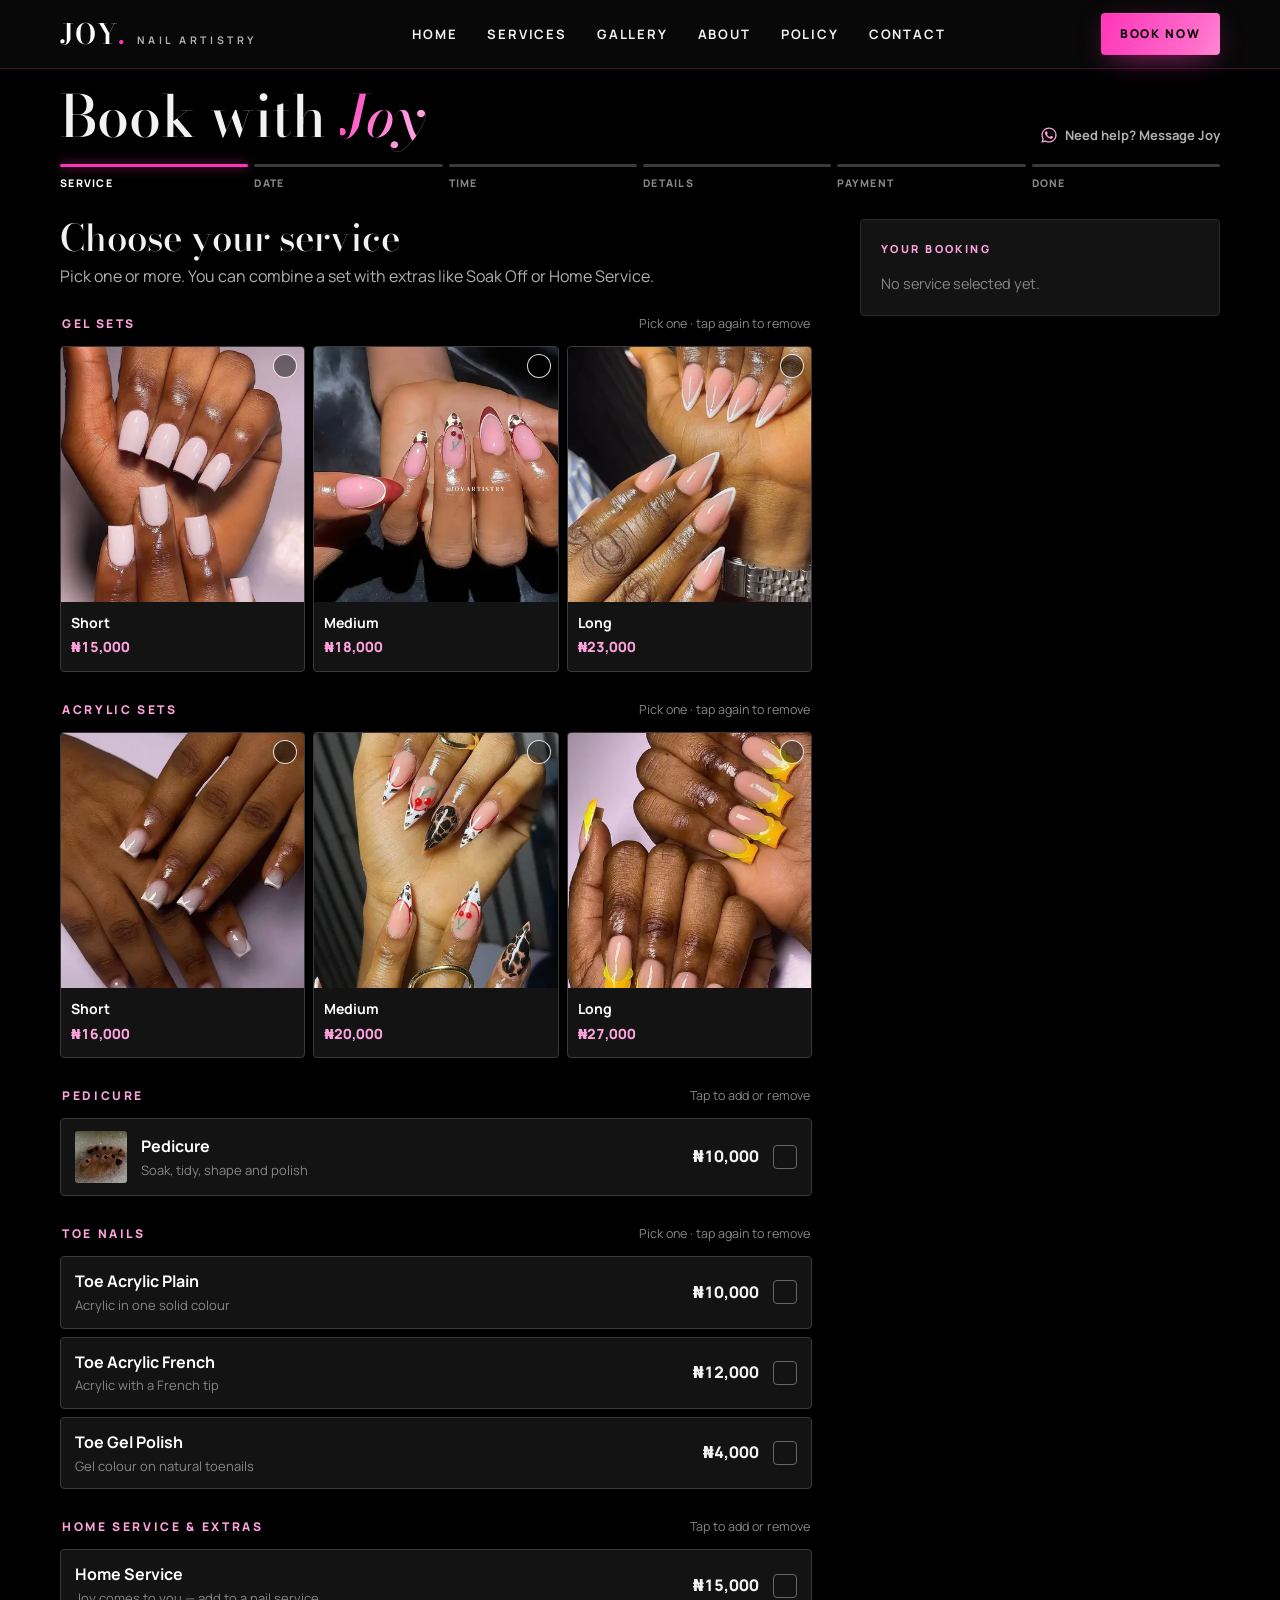
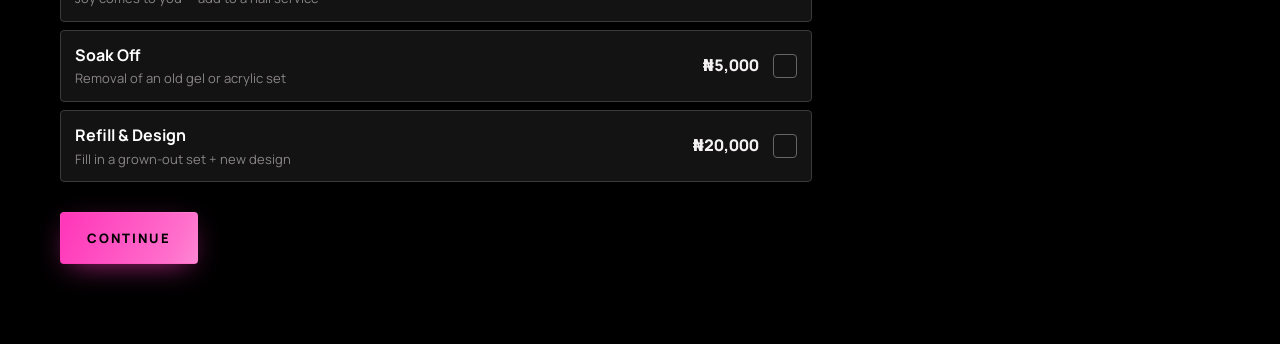
<file: book.html>
<!doctype html>
<html lang="en">
<head>
<meta charset="utf-8">
<meta name="viewport" content="width=device-width, initial-scale=1, viewport-fit=cover">
<meta name="theme-color" content="#0A0A0A">
<link rel="icon" href="favicon.svg" type="image/svg+xml">
<link rel="preload" href="fonts/manrope-latin-wght-normal.woff2" as="font" type="font/woff2" crossorigin>
<link rel="preload" href="fonts/bodoni-moda-latin-standard-normal.woff2" as="font" type="font/woff2" crossorigin>
<link rel="stylesheet" href="css/styles.css">
<link rel="stylesheet" href="css/motion.css">
<script src="js/demo-api.js"></script>
<script src="js/common.js"></script>
<script src="js/formspree.js" defer></script>
<script src="js/motion.js" defer></script>

<title>Book an Appointment — Joy Nail Artistry</title>
<meta name="description" content="Book your gel, acrylic, pedicure or toe nail appointment with Joy in Osogbo. Choose your service, date and time online.">
<link rel="stylesheet" href="css/booking.css">
<script src="js/book.js" defer></script>
</head>
<body>
<div class="aurora" aria-hidden="true"><i class="a1"></i><i class="a2"></i><i class="a3"></i></div>
<div class="grain" aria-hidden="true"></div>
<div class="scroll-progress" aria-hidden="true"><span id="scroll-progress"></span></div>
<a class="skip-link" href="#main">Skip to content</a>
<header class="nav" id="nav">
  <div class="container">
    <a class="wordmark" href="index.html" aria-label="Joy Nail Artistry — home">
      <span class="wm-joy">JOY<i>.</i></span><span class="wm-sub">Nail Artistry</span>
    </a>
    <nav aria-label="Main">
      <ul class="nav-links">
        <li><a href="index.html#top">Home</a></li>
        <li><a href="index.html#services">Services</a></li>
        <li><a href="index.html#gallery">Gallery</a></li>
        <li><a href="index.html#about">About</a></li>
        <li><a href="index.html#policy">Policy</a></li>
        <li><a href="index.html#contact">Contact</a></li>
      </ul>
    </nav>
    <div class="nav-right">
      <a class="btn btn-primary btn-sm btn-book-nav" href="book.html">Book Now</a>
      <button class="menu-btn" type="button" aria-expanded="false" aria-controls="mobile-menu" aria-label="Open menu"><span></span></button>
    </div>
  </div>
</header>
<div class="mobile-menu" id="mobile-menu" aria-hidden="true">
  <ul>
    <li><a href="index.html#top">Home <span>01</span></a></li>
    <li><a href="index.html#services">Services <span>02</span></a></li>
    <li><a href="index.html#gallery">Gallery <span>03</span></a></li>
    <li><a href="index.html#about">About <span>04</span></a></li>
    <li><a href="index.html#policy">Booking Policy <span>05</span></a></li>
    <li><a href="index.html#contact">Contact <span>06</span></a></li>
  </ul>
  <div class="mm-foot">
    <a class="btn btn-primary btn-block" href="book.html">Book Now</a>
    <a class="btn btn-block" href="#" data-wa="Hi Joy! I have a question about booking."><svg viewBox="0 0 24 24" fill="currentColor" aria-hidden="true"><path d="M17.47 14.38c-.3-.15-1.76-.87-2.03-.97-.27-.1-.47-.15-.67.15-.2.3-.77.97-.94 1.17-.17.2-.35.22-.64.07-.3-.15-1.26-.46-2.4-1.48-.89-.79-1.49-1.77-1.66-2.07-.17-.3-.02-.46.13-.61.13-.13.3-.35.45-.52.15-.17.2-.3.3-.5.1-.2.05-.37-.02-.52-.08-.15-.67-1.61-.92-2.2-.24-.58-.49-.5-.67-.51h-.57c-.2 0-.52.07-.79.37-.27.3-1.04 1.02-1.04 2.48s1.07 2.88 1.21 3.08c.15.2 2.1 3.2 5.08 4.49.71.31 1.26.49 1.69.63.71.23 1.36.19 1.87.12.57-.09 1.76-.72 2.01-1.41.25-.7.25-1.29.17-1.41-.07-.13-.27-.2-.57-.35zM12.04 21.5h-.01a9.46 9.46 0 0 1-4.82-1.32l-.35-.2-3.58.94.96-3.49-.23-.36a9.43 9.43 0 0 1-1.45-5.03c0-5.22 4.25-9.47 9.48-9.47 2.53 0 4.91.99 6.7 2.78a9.4 9.4 0 0 1 2.77 6.7c0 5.23-4.25 9.47-9.47 9.47zm8.06-17.53A11.33 11.33 0 0 0 12.04.63C5.76.63.65 5.74.65 12.02c0 2.01.52 3.97 1.52 5.7L.55 23.63l6.05-1.59a11.4 11.4 0 0 0 5.43 1.38h.01c6.28 0 11.39-5.11 11.39-11.39 0-3.04-1.18-5.9-3.33-8.06z"/></svg> Message Joy on WhatsApp</a>
  </div>
</div>


<main id="main" class="book-page">
  <div class="container">
    <div class="book-head">
      <h1>Book with <em>Joy</em></h1>
      <a class="help-link" href="#" data-wa="Hi Joy! I need help with my booking."><svg viewBox="0 0 24 24" fill="currentColor" aria-hidden="true"><path d="M17.47 14.38c-.3-.15-1.76-.87-2.03-.97-.27-.1-.47-.15-.67.15-.2.3-.77.97-.94 1.17-.17.2-.35.22-.64.07-.3-.15-1.26-.46-2.4-1.48-.89-.79-1.49-1.77-1.66-2.07-.17-.3-.02-.46.13-.61.13-.13.3-.35.45-.52.15-.17.2-.3.3-.5.1-.2.05-.37-.02-.52-.08-.15-.67-1.61-.92-2.2-.24-.58-.49-.5-.67-.51h-.57c-.2 0-.52.07-.79.37-.27.3-1.04 1.02-1.04 2.48s1.07 2.88 1.21 3.08c.15.2 2.1 3.2 5.08 4.49.71.31 1.26.49 1.69.63.71.23 1.36.19 1.87.12.57-.09 1.76-.72 2.01-1.41.25-.7.25-1.29.17-1.41-.07-.13-.27-.2-.57-.35zM12.04 21.5h-.01a9.46 9.46 0 0 1-4.82-1.32l-.35-.2-3.58.94.96-3.49-.23-.36a9.43 9.43 0 0 1-1.45-5.03c0-5.22 4.25-9.47 9.48-9.47 2.53 0 4.91.99 6.7 2.78a9.4 9.4 0 0 1 2.77 6.7c0 5.23-4.25 9.47-9.47 9.47zm8.06-17.53A11.33 11.33 0 0 0 12.04.63C5.76.63.65 5.74.65 12.02c0 2.01.52 3.97 1.52 5.7L.55 23.63l6.05-1.59a11.4 11.4 0 0 0 5.43 1.38h.01c6.28 0 11.39-5.11 11.39-11.39 0-3.04-1.18-5.9-3.33-8.06z"/></svg> Need help? Message Joy</a>
    </div>

    <ol class="progress" id="progress" aria-label="Booking progress">
      <li data-p="1"><span>Service</span></li>
      <li data-p="2"><span>Date</span></li>
      <li data-p="3"><span>Time</span></li>
      <li data-p="4"><span>Details</span></li>
      <li data-p="5"><span>Payment</span></li>
      <li data-p="6"><span>Done</span></li>
    </ol>

    <noscript><p class="alert">Please turn on JavaScript to book online, or contact Joy directly.</p></noscript>

    <div class="book-layout">
      <form id="book-form" novalidate>
        <p class="alert" id="alert" role="alert" hidden></p>

        <!-- STEP 1: SERVICE -->
        <section class="step" data-step="1" aria-labelledby="t1">
          <h2 class="step-title" id="t1" tabindex="-1">Choose your service</h2>
          <p class="step-sub">Pick one or more. You can combine a set with extras like Soak Off or Home Service.</p>
          <div id="svc-list"><p class="muted">Loading services…</p></div>
          <p class="err" id="svc-err" style="display:none">Please select a service.</p>
        </section>

        <!-- STEP 2: DATE -->
        <section class="step" data-step="2" aria-labelledby="t2">
          <button class="back-btn" type="button" data-back><svg viewBox="0 0 24 24" fill="none" stroke="currentColor" stroke-width="1.8" aria-hidden="true"><path d="M19 12H5M11 18l-6-6 6-6"/></svg> Back</button>
          <h2 class="step-title" id="t2" tabindex="-1">Choose a date</h2>
          <p class="step-sub">Open Monday to Saturday, 10:00 AM – 7:00 PM. Same-day bookings welcome.</p>
          <div class="cal" id="cal">
            <div class="cal-head">
              <button class="icon-btn" type="button" id="cal-prev" aria-label="Previous month"><svg viewBox="0 0 24 24" fill="none" stroke="currentColor" stroke-width="1.8" aria-hidden="true"><path d="M15 5l-7 7 7 7"/></svg></button>
              <h3 id="cal-title" aria-live="polite"></h3>
              <button class="icon-btn" type="button" id="cal-next" aria-label="Next month"><svg viewBox="0 0 24 24" fill="none" stroke="currentColor" stroke-width="1.8" aria-hidden="true"><path d="M9 5l7 7-7 7"/></svg></button>
            </div>
            <div class="cal-grid" id="cal-grid" role="grid" aria-labelledby="cal-title"></div>
            <div class="cal-legend" aria-hidden="true">
              <span><i class="lg-open"></i>Available</span>
              <span><i class="lg-sel"></i>Selected</span>
              <span><i class="lg-un"></i>Fully booked</span>
              <span><i class="lg-closed"></i>Closed / Sunday</span>
            </div>
          </div>
        </section>

        <!-- STEP 3: TIME -->
        <section class="step" data-step="3" aria-labelledby="t3">
          <button class="back-btn" type="button" data-back><svg viewBox="0 0 24 24" fill="none" stroke="currentColor" stroke-width="1.8" aria-hidden="true"><path d="M19 12H5M11 18l-6-6 6-6"/></svg> Back</button>
          <h2 class="step-title" id="t3" tabindex="-1">Choose a time</h2>
          <p class="slot-date" id="slot-date"></p>
          <div id="slots" class="slots" role="group" aria-labelledby="t3"></div>
          <p class="hint" style="margin-top:14px">Times already booked are shown crossed out.</p>
        </section>

        <!-- STEP 4: DETAILS -->
        <section class="step" data-step="4" aria-labelledby="t4">
          <button class="back-btn" type="button" data-back><svg viewBox="0 0 24 24" fill="none" stroke="currentColor" stroke-width="1.8" aria-hidden="true"><path d="M19 12H5M11 18l-6-6 6-6"/></svg> Back</button>
          <h2 class="step-title" id="t4" tabindex="-1">Your details</h2>
          <p class="step-sub">So Joy can confirm your appointment and reach you if anything changes.</p>
          <div class="form-grid two">
            <div class="field full"><label for="f-name">Full name</label><input class="input" id="f-name" name="name" autocomplete="name" maxlength="80" required><p class="err" id="f-name-err">Please enter your name.</p></div>
            <div class="field"><label for="f-phone">Phone Number / WhatsApp Number</label><input class="input" id="f-phone" name="phone" type="tel" inputmode="tel" autocomplete="tel" maxlength="20" placeholder="e.g. 0803 123 4567" required><p class="err" id="f-phone-err">Please enter a valid phone or WhatsApp number.</p></div>
            <div class="field"><label for="f-email">Email address</label><input class="input" id="f-email" name="email" type="email" autocomplete="email" maxlength="120" required><p class="err" id="f-email-err">Please enter a valid email address.</p></div>
            <div class="field full" id="address-field" hidden><label for="f-address">Home service address</label><textarea class="textarea" id="f-address" name="address" maxlength="300" style="min-height:90px" placeholder="Street, area, landmark, city"></textarea><p class="err" id="f-address-err">Please enter the address for your home service.</p></div>
            <div class="field full"><label for="f-notes">Additional notes <span class="opt">(optional)</span></label><textarea class="textarea" id="f-notes" name="notes" maxlength="1000" placeholder="Shape, colour, design ideas, anything Joy should know"></textarea></div>
            <div class="field full" id="agree-field">
              <span class="label">Booking policy</span>
              <details class="pol-mini">
                <summary>Read the booking policy</summary>
                <ol>
                  <li><b>Deposit secures your slot.</b> A <span data-deposit>₦5,000</span> deposit by OPay transfer is required. Your appointment is confirmed only after Joy verifies it.</li>
                  <li><b>Opening hours.</b> Monday to Saturday, 10:00 AM – 7:00 PM. Closed on Sundays.</li>
                  <li><b>Be on time.</b> If you're running late, message Joy so she can tell you whether your full service can still be done.</li>
                  <li><b>Cancelling or rescheduling.</b> Let Joy know as early as possible. Deposits are not refunded automatically; whether a deposit is returned or moved to a new date is up to Joy.</li>
                  <li><b>Home service.</b> Give your full address and make sure someone is home at the booked time.</li>
                  <li><b>Balance.</b> The deposit counts towards your total. The rest is paid to Joy as arranged for your appointment.</li>
                </ol>
                <a href="policies.html" target="_blank" rel="noopener" style="color:var(--pink-soft);font-size:14px">Full policies (cancellation, rescheduling, payment, privacy)</a>
              </details>
              <label class="agree-check" for="f-agree">
                <input type="checkbox" id="f-agree" aria-describedby="f-agree-err">
                <span class="ac-box" aria-hidden="true"><svg viewBox="0 0 24 24" fill="none" stroke="currentColor" stroke-width="3" aria-hidden="true"><path d="M5 12.5l4.5 4.5L19 7.5"/></svg></span>
                <span>I have read and agree to the booking policy</span>
              </label>
              <p class="err" id="f-agree-err">Please agree to the booking policy to continue.</p>
            </div>
          </div>
        </section>

        <!-- STEP 5: INSPIRATION -->
        <section class="step" data-step="5" aria-labelledby="t5">
          <button class="back-btn" type="button" data-back><svg viewBox="0 0 24 24" fill="none" stroke="currentColor" stroke-width="1.8" aria-hidden="true"><path d="M19 12H5M11 18l-6-6 6-6"/></svg> Back</button>
          <h2 class="step-title" id="t5" tabindex="-1">Have an inspiration photo?</h2>
          <p class="step-sub">Upload a photo of the nail style you'd like. This is optional — you can skip it.</p>
          <div class="field" style="max-width:620px" id="insp-field">
            <label class="dropzone" id="insp-drop">
              <input type="file" id="f-insp" accept="image/*" aria-describedby="insp-hint">
              <span class="dz-inner"><svg viewBox="0 0 24 24" fill="none" stroke="currentColor" stroke-width="1.6" aria-hidden="true"><path d="M12 16V4M7 9l5-5 5 5M4 16v3a1 1 0 0 0 1 1h14a1 1 0 0 0 1-1v-3"/></svg><span class="dz-title">Tap to upload a photo</span><br><span class="dz-sub" id="insp-hint">JPG, PNG or WebP · up to 8 MB</span></span>
            </label>
            <div class="preview" id="insp-preview"><img alt="Your inspiration photo"><span class="pv-txt"><span class="pv-name"></span><span class="pv-size"></span></span><button type="button" data-remove="insp">Remove</button></div>
            <p class="err" id="insp-err"></p>
          </div>
        </section>

        <!-- STEP 6: REVIEW -->
        <section class="step" data-step="6" aria-labelledby="t6">
          <button class="back-btn" type="button" data-back><svg viewBox="0 0 24 24" fill="none" stroke="currentColor" stroke-width="1.8" aria-hidden="true"><path d="M19 12H5M11 18l-6-6 6-6"/></svg> Back</button>
          <h2 class="step-title" id="t6" tabindex="-1">Review your booking</h2>
          <p class="step-sub">Check everything looks right before paying your deposit.</p>
          <div class="review" id="review"></div>
        </section>

        <!-- STEP 7: PAYMENT -->
        <section class="step" data-step="7" aria-labelledby="t7">
          <button class="back-btn" type="button" data-back><svg viewBox="0 0 24 24" fill="none" stroke="currentColor" stroke-width="1.8" aria-hidden="true"><path d="M19 12H5M11 18l-6-6 6-6"/></svg> Back</button>
          <h2 class="step-title" id="t7" tabindex="-1">Pay your deposit</h2>
          <p class="step-sub">Your slot is held once you submit. Joy confirms it after verifying your payment.</p>
          <div class="pay-card">
            <p class="pc-lead">To secure your appointment, please pay the booking deposit to:</p>
            <p class="pc-amount" id="pay-amount">₦5,000</p>
            <dl>
              <dt>Bank</dt><dd id="pay-bank">OPay</dd>
              <dt>Account</dt><dd><span id="pay-acct">7046387251</span> <button class="copy-btn" type="button" id="copy-acct"><svg viewBox="0 0 24 24" fill="none" stroke="currentColor" stroke-width="1.8" aria-hidden="true"><rect x="9" y="9" width="11" height="11" rx="2"/><path d="M5 15V5a1 1 0 0 1 1-1h10"/></svg> Copy</button></dd>
              <dt>Name</dt><dd id="pay-name">Andrew Joy Loveth</dd>
            </dl>
            <p class="pc-foot" id="pay-foot">Your remaining balance is paid to Joy as arranged for your appointment.</p>
          </div>
          <div class="form-grid two">
            <div class="field"><label for="f-payer">Name on the account you paid from</label><input class="input" id="f-payer" name="payerName" maxlength="80" autocomplete="name" required><p class="err" id="f-payer-err">Please enter the name on the account you paid from.</p></div>
            <div class="field"><label for="f-payref">Payment reference <span class="opt">(optional)</span></label><input class="input" id="f-payref" name="paymentRef" maxlength="80" placeholder="Transaction ID, if you have it"></div>
            <div class="field full" id="proof-field">
              <span class="label" id="proof-label">Payment proof</span>
              <p class="hint" style="margin-bottom:4px">Upload your payment proof so Joy can verify your deposit.</p>
              <label class="dropzone" id="proof-drop">
                <input type="file" id="f-proof" accept="image/*,application/pdf" aria-labelledby="proof-label" aria-describedby="proof-hint f-proof-err">
                <span class="dz-inner"><svg viewBox="0 0 24 24" fill="none" stroke="currentColor" stroke-width="1.6" aria-hidden="true"><path d="M12 16V4M7 9l5-5 5 5M4 16v3a1 1 0 0 0 1 1h14a1 1 0 0 0 1-1v-3"/></svg><span class="dz-title">Upload payment screenshot</span><br><span class="dz-sub" id="proof-hint">Screenshot or PDF receipt · up to 8 MB</span></span>
              </label>
              <div class="preview" id="proof-preview"><img alt="Your payment proof"><span class="pv-doc" hidden>PDF</span><span class="pv-txt"><span class="pv-name"></span><span class="pv-size"></span></span><button type="button" data-remove="proof">Remove</button></div>
              <p class="err" id="f-proof-err">Please upload your payment proof.</p>
            </div>
          </div>
        </section>

        <!-- STEP 8: CONFIRMATION -->
        <section class="step" data-step="8" aria-labelledby="t8">
          <div class="confirm" id="confirm"></div>
        </section>

        <div class="step-actions" id="step-actions">
          <button class="btn btn-primary" type="button" id="next-desk">Continue</button>
        </div>
      </form>

      <aside class="side" aria-label="Booking summary">
        <div class="summary" id="summary"></div>
      </aside>
    </div>
  </div>
</main>

<div class="action-bar" id="action-bar">
  <div class="ab-total"><span id="ab-label">No service selected</span><b id="ab-total">₦0</b></div>
  <button class="btn btn-primary" type="button" id="next-mob">Continue</button>
</div>
<div class="toast" id="toast" role="status" aria-live="polite"></div>
</body>
</html>
</file>
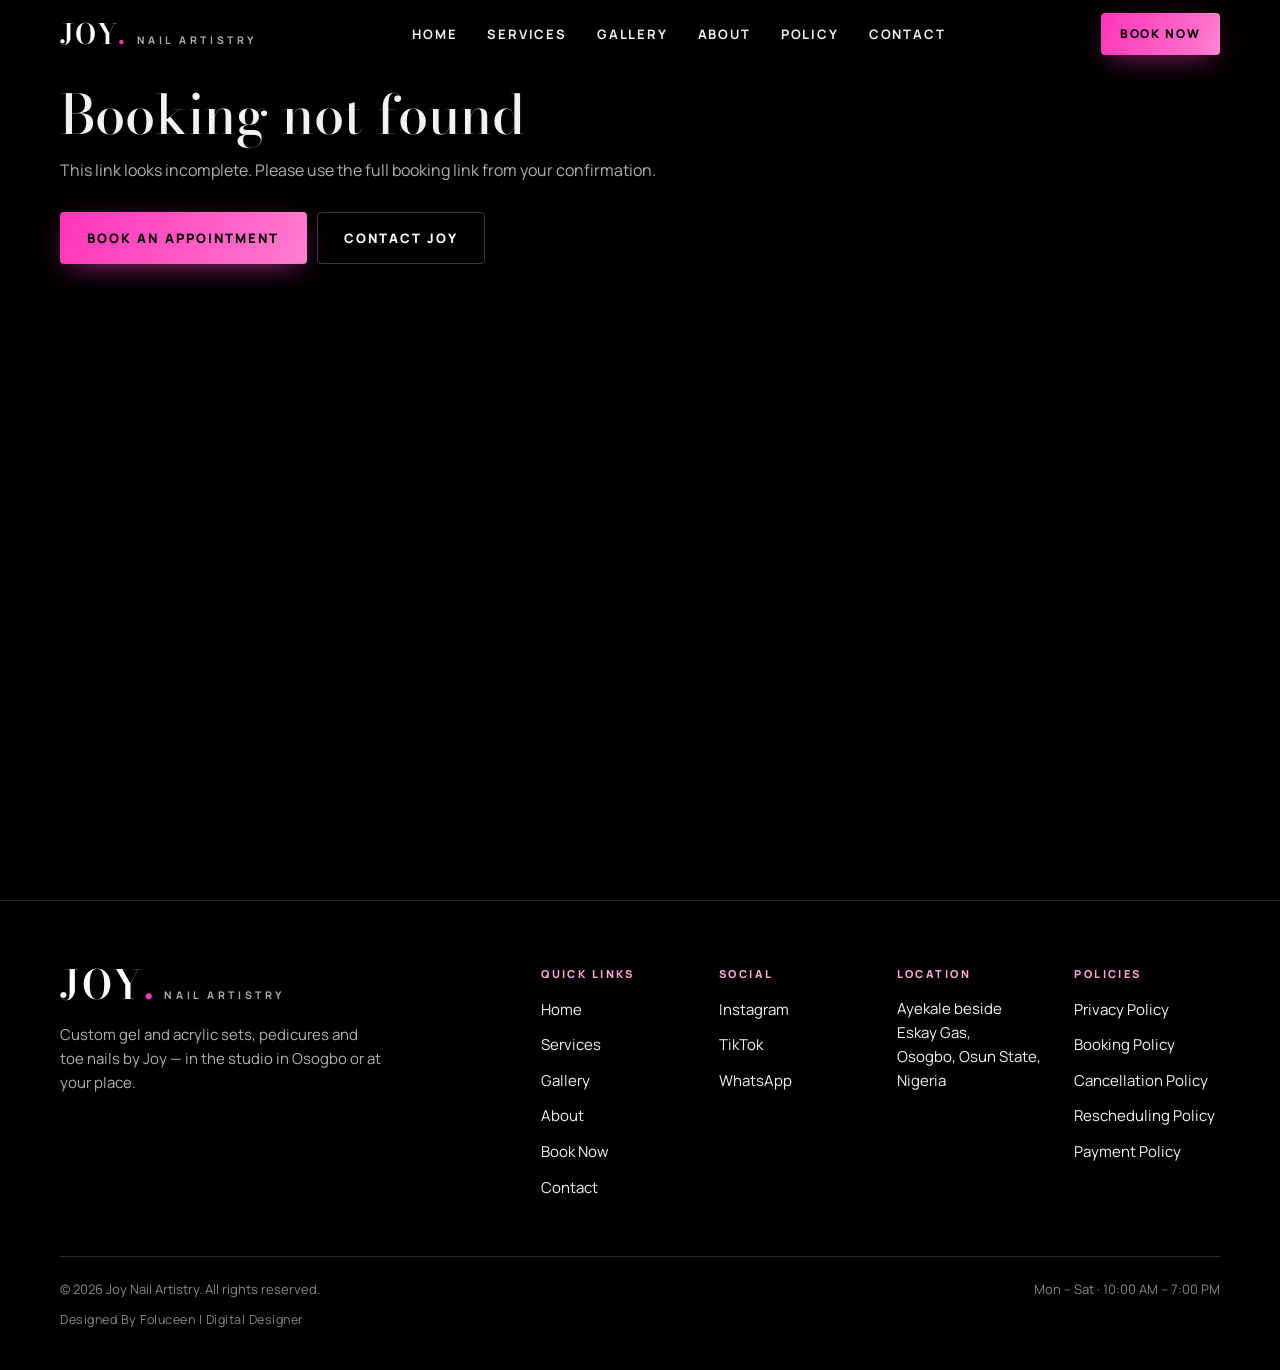
<file: booking.html>
<!doctype html>
<html lang="en">
<head>
<meta charset="utf-8">
<meta name="viewport" content="width=device-width, initial-scale=1, viewport-fit=cover">
<meta name="theme-color" content="#0A0A0A">
<link rel="icon" href="favicon.svg" type="image/svg+xml">
<link rel="preload" href="fonts/manrope-latin-wght-normal.woff2" as="font" type="font/woff2" crossorigin>
<link rel="preload" href="fonts/bodoni-moda-latin-standard-normal.woff2" as="font" type="font/woff2" crossorigin>
<link rel="stylesheet" href="css/styles.css">
<link rel="stylesheet" href="css/motion.css">
<script src="js/demo-api.js"></script>
<script src="js/common.js"></script>
<script src="js/formspree.js" defer></script>
<script src="js/motion.js" defer></script>

<title>Your Booking — Joy Nail Artistry</title>
<meta name="robots" content="noindex, nofollow">
<meta name="referrer" content="no-referrer">
<link rel="stylesheet" href="css/booking.css">
<script src="js/status.js" defer></script>
</head>
<body>
<div class="aurora" aria-hidden="true"><i class="a1"></i><i class="a2"></i><i class="a3"></i></div>
<div class="grain" aria-hidden="true"></div>
<div class="scroll-progress" aria-hidden="true"><span id="scroll-progress"></span></div>
<a class="skip-link" href="#main">Skip to content</a>
<header class="nav" id="nav">
  <div class="container">
    <a class="wordmark" href="index.html" aria-label="Joy Nail Artistry — home">
      <span class="wm-joy">JOY<i>.</i></span><span class="wm-sub">Nail Artistry</span>
    </a>
    <nav aria-label="Main">
      <ul class="nav-links">
        <li><a href="index.html#top">Home</a></li>
        <li><a href="index.html#services">Services</a></li>
        <li><a href="index.html#gallery">Gallery</a></li>
        <li><a href="index.html#about">About</a></li>
        <li><a href="index.html#policy">Policy</a></li>
        <li><a href="index.html#contact">Contact</a></li>
      </ul>
    </nav>
    <div class="nav-right">
      <a class="btn btn-primary btn-sm btn-book-nav" href="book.html">Book Now</a>
      <button class="menu-btn" type="button" aria-expanded="false" aria-controls="mobile-menu" aria-label="Open menu"><span></span></button>
    </div>
  </div>
</header>
<div class="mobile-menu" id="mobile-menu" aria-hidden="true">
  <ul>
    <li><a href="index.html#top">Home <span>01</span></a></li>
    <li><a href="index.html#services">Services <span>02</span></a></li>
    <li><a href="index.html#gallery">Gallery <span>03</span></a></li>
    <li><a href="index.html#about">About <span>04</span></a></li>
    <li><a href="index.html#policy">Booking Policy <span>05</span></a></li>
    <li><a href="index.html#contact">Contact <span>06</span></a></li>
  </ul>
  <div class="mm-foot">
    <a class="btn btn-primary btn-block" href="book.html">Book Now</a>
    <a class="btn btn-block" href="#" data-wa="Hi Joy! I have a question about booking."><svg viewBox="0 0 24 24" fill="currentColor" aria-hidden="true"><path d="M17.47 14.38c-.3-.15-1.76-.87-2.03-.97-.27-.1-.47-.15-.67.15-.2.3-.77.97-.94 1.17-.17.2-.35.22-.64.07-.3-.15-1.26-.46-2.4-1.48-.89-.79-1.49-1.77-1.66-2.07-.17-.3-.02-.46.13-.61.13-.13.3-.35.45-.52.15-.17.2-.3.3-.5.1-.2.05-.37-.02-.52-.08-.15-.67-1.61-.92-2.2-.24-.58-.49-.5-.67-.51h-.57c-.2 0-.52.07-.79.37-.27.3-1.04 1.02-1.04 2.48s1.07 2.88 1.21 3.08c.15.2 2.1 3.2 5.08 4.49.71.31 1.26.49 1.69.63.71.23 1.36.19 1.87.12.57-.09 1.76-.72 2.01-1.41.25-.7.25-1.29.17-1.41-.07-.13-.27-.2-.57-.35zM12.04 21.5h-.01a9.46 9.46 0 0 1-4.82-1.32l-.35-.2-3.58.94.96-3.49-.23-.36a9.43 9.43 0 0 1-1.45-5.03c0-5.22 4.25-9.47 9.48-9.47 2.53 0 4.91.99 6.7 2.78a9.4 9.4 0 0 1 2.77 6.7c0 5.23-4.25 9.47-9.47 9.47zm8.06-17.53A11.33 11.33 0 0 0 12.04.63C5.76.63.65 5.74.65 12.02c0 2.01.52 3.97 1.52 5.7L.55 23.63l6.05-1.59a11.4 11.4 0 0 0 5.43 1.38h.01c6.28 0 11.39-5.11 11.39-11.39 0-3.04-1.18-5.9-3.33-8.06z"/></svg> Message Joy on WhatsApp</a>
  </div>
</div>

<main id="main" class="book-page">
  <div class="container">
    <div class="confirm" id="status-root" aria-live="polite"><p class="muted">Loading your booking…</p></div>
  </div>
</main>
<footer class="footer">
  <div class="container">
    <div class="footer-grid">
      <div>
        <a class="wordmark" href="index.html" aria-label="Joy Nail Artistry — home"><span class="wm-joy">JOY<i>.</i></span><span class="wm-sub">Nail Artistry</span></a>
        <p>Custom gel and acrylic sets, pedicures and toe nails by Joy — in the studio in Osogbo or at your place.</p>
      </div>
      <div class="footer-cols">
        <div>
          <h4>Quick links</h4>
          <ul>
            <li><a href="index.html#top">Home</a></li>
            <li><a href="index.html#services">Services</a></li>
            <li><a href="index.html#gallery">Gallery</a></li>
            <li><a href="index.html#about">About</a></li>
            <li><a href="book.html">Book Now</a></li>
            <li><a href="index.html#contact">Contact</a></li>
          </ul>
        </div>
        <div>
          <h4>Social</h4>
          <ul>
            <li><a href="#" data-social="instagram">Instagram</a></li>
            <li><a href="#" data-social="tiktok">TikTok</a></li>
            <li><a href="#" data-wa="Hi Joy!">WhatsApp</a></li>
          </ul>
        </div>
        <div>
          <h4>Location</h4>
          <address>Ayekale beside Eskay Gas,<br>Osogbo, Osun State,<br>Nigeria</address>
        </div>
        <div>
          <h4>Policies</h4>
          <ul>
            <li><a href="policies.html#privacy">Privacy Policy</a></li>
            <li><a href="policies.html#booking">Booking Policy</a></li>
            <li><a href="policies.html#cancellation">Cancellation Policy</a></li>
            <li><a href="policies.html#rescheduling">Rescheduling Policy</a></li>
            <li><a href="policies.html#payment">Payment Policy</a></li>
          </ul>
        </div>
      </div>
    </div>
    <div class="footer-bottom">
      <span>© <span data-year></span> Joy Nail Artistry. All rights reserved.</span>
      <span>Mon – Sat · 10:00 AM – 7:00 PM</span>
      <span class="credit">Designed By Foluceen | Digital Designer</span>
    </div>
  </div>
</footer>
<div class="toast" id="toast" role="status" aria-live="polite"></div>

<template id="icons"><svg viewBox="0 0 24 24" fill="none" stroke="currentColor" stroke-width="3" aria-hidden="true"><path d="M5 12.5l4.5 4.5L19 7.5"/></svg><svg viewBox="0 0 24 24" fill="currentColor" aria-hidden="true"><path d="M17.47 14.38c-.3-.15-1.76-.87-2.03-.97-.27-.1-.47-.15-.67.15-.2.3-.77.97-.94 1.17-.17.2-.35.22-.64.07-.3-.15-1.26-.46-2.4-1.48-.89-.79-1.49-1.77-1.66-2.07-.17-.3-.02-.46.13-.61.13-.13.3-.35.45-.52.15-.17.2-.3.3-.5.1-.2.05-.37-.02-.52-.08-.15-.67-1.61-.92-2.2-.24-.58-.49-.5-.67-.51h-.57c-.2 0-.52.07-.79.37-.27.3-1.04 1.02-1.04 2.48s1.07 2.88 1.21 3.08c.15.2 2.1 3.2 5.08 4.49.71.31 1.26.49 1.69.63.71.23 1.36.19 1.87.12.57-.09 1.76-.72 2.01-1.41.25-.7.25-1.29.17-1.41-.07-.13-.27-.2-.57-.35zM12.04 21.5h-.01a9.46 9.46 0 0 1-4.82-1.32l-.35-.2-3.58.94.96-3.49-.23-.36a9.43 9.43 0 0 1-1.45-5.03c0-5.22 4.25-9.47 9.48-9.47 2.53 0 4.91.99 6.7 2.78a9.4 9.4 0 0 1 2.77 6.7c0 5.23-4.25 9.47-9.47 9.47zm8.06-17.53A11.33 11.33 0 0 0 12.04.63C5.76.63.65 5.74.65 12.02c0 2.01.52 3.97 1.52 5.7L.55 23.63l6.05-1.59a11.4 11.4 0 0 0 5.43 1.38h.01c6.28 0 11.39-5.11 11.39-11.39 0-3.04-1.18-5.9-3.33-8.06z"/></svg><svg viewBox="0 0 24 24" fill="none" stroke="currentColor" stroke-width="1.6" aria-hidden="true"><path d="M12 16V4M7 9l5-5 5 5M4 16v3a1 1 0 0 0 1 1h14a1 1 0 0 0 1-1v-3"/></svg></template>
</body>
</html>
</file>
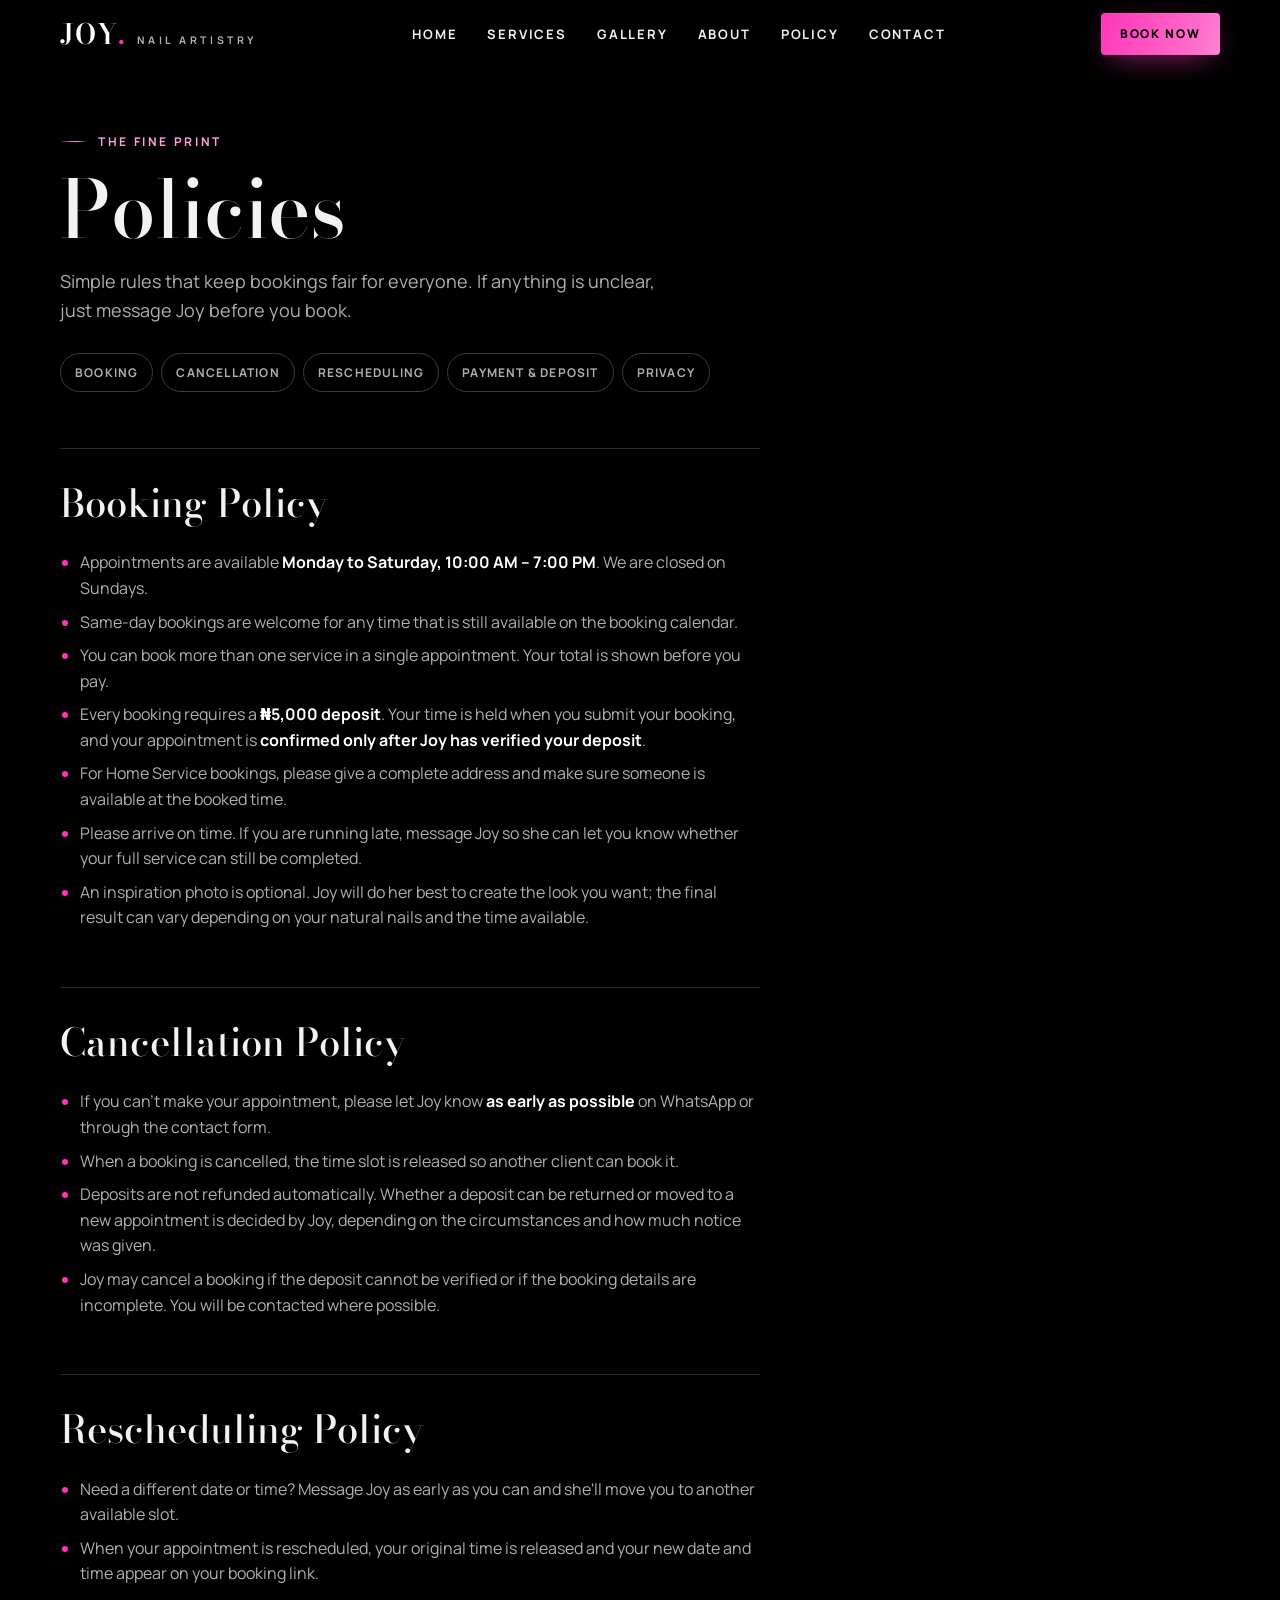
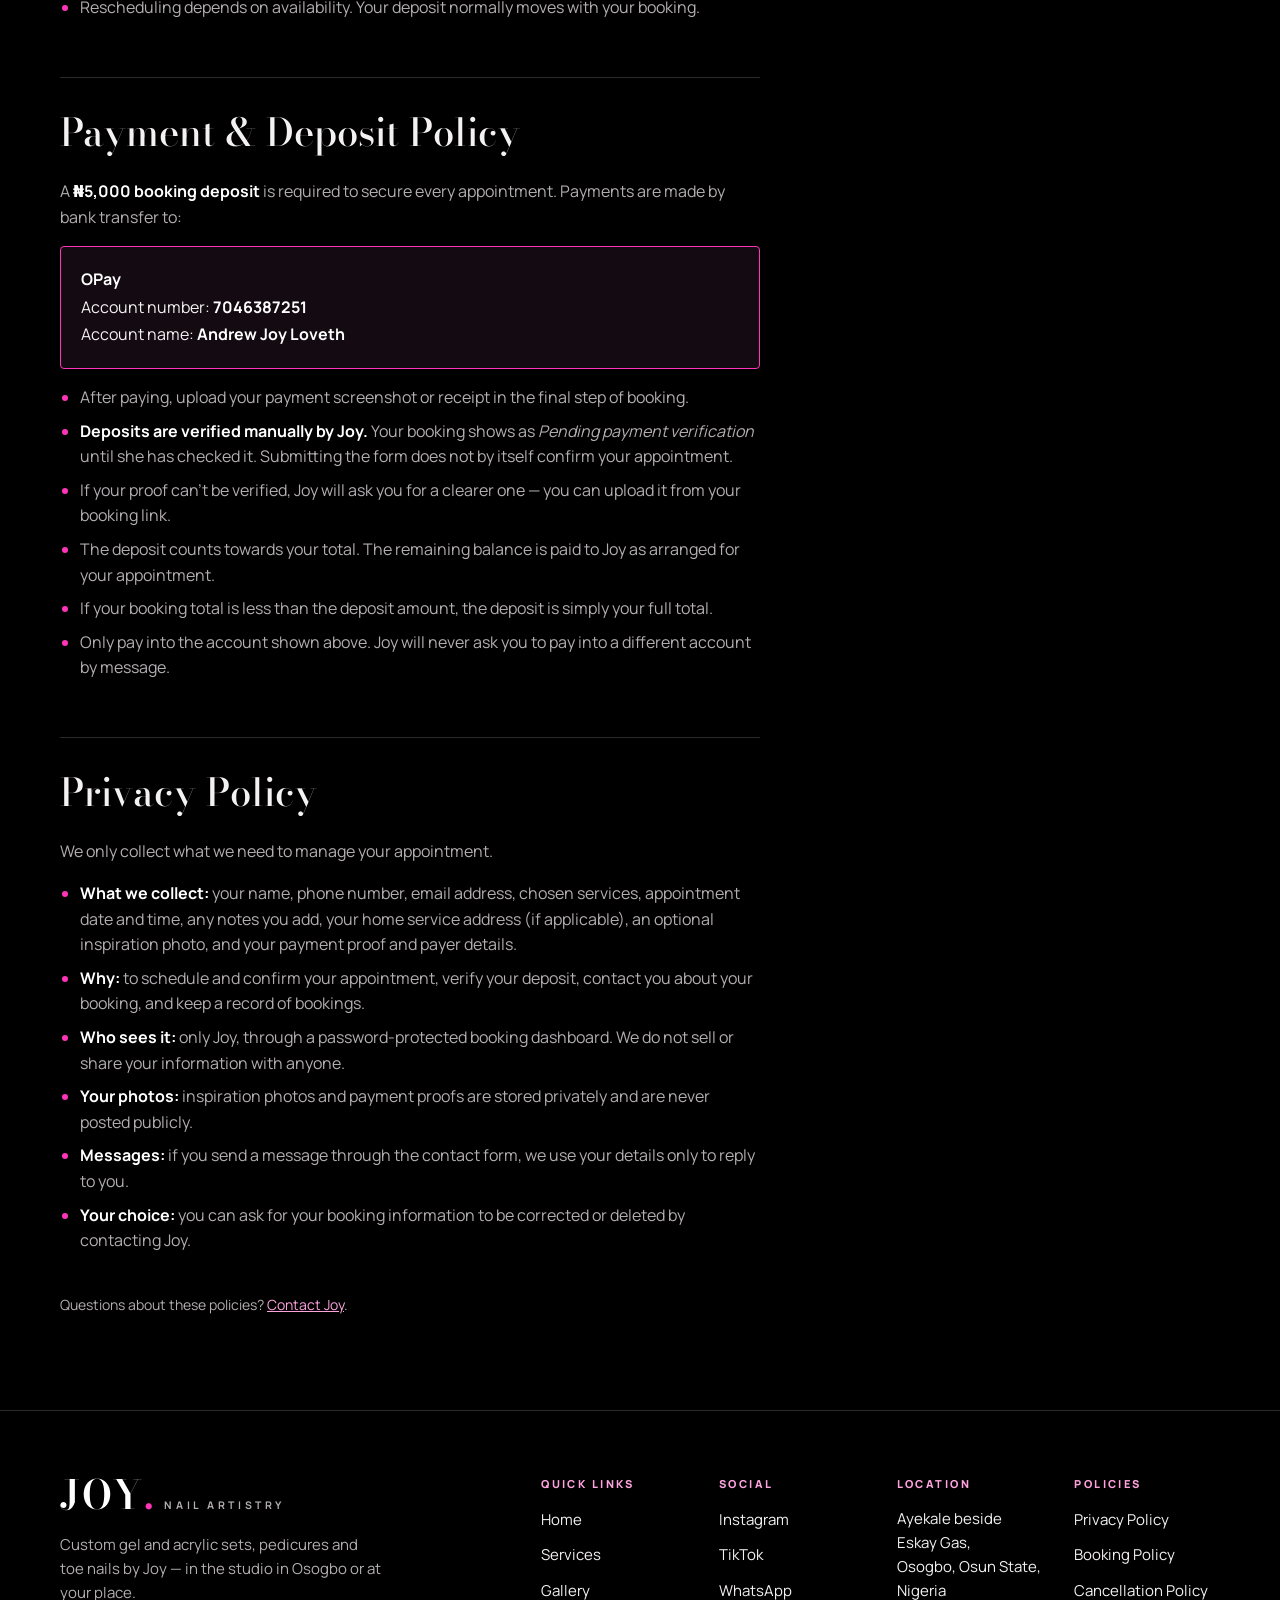
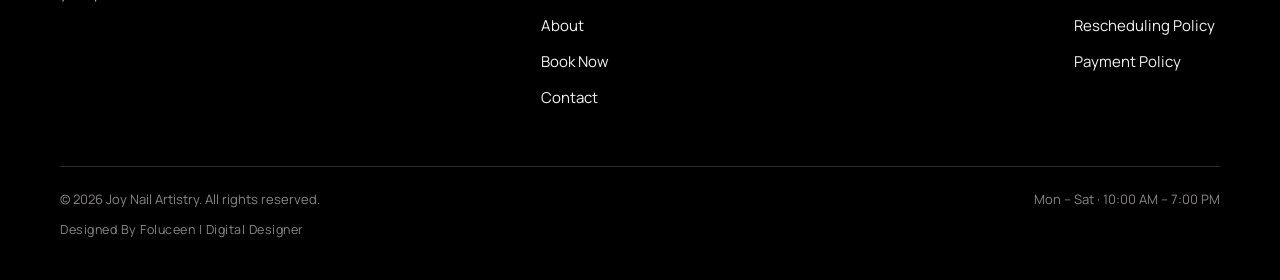
<file: policies.html>
<!doctype html>
<html lang="en">
<head>
<meta charset="utf-8">
<meta name="viewport" content="width=device-width, initial-scale=1, viewport-fit=cover">
<meta name="theme-color" content="#0A0A0A">
<link rel="icon" href="favicon.svg" type="image/svg+xml">
<link rel="preload" href="fonts/manrope-latin-wght-normal.woff2" as="font" type="font/woff2" crossorigin>
<link rel="preload" href="fonts/bodoni-moda-latin-standard-normal.woff2" as="font" type="font/woff2" crossorigin>
<link rel="stylesheet" href="css/styles.css">
<link rel="stylesheet" href="css/motion.css">
<script src="js/demo-api.js"></script>
<script src="js/common.js"></script>
<script src="js/formspree.js" defer></script>
<script src="js/motion.js" defer></script>

<title>Policies — Joy Nail Artistry</title>
<meta name="description" content="Booking, cancellation, rescheduling, deposit and privacy policies for Joy Nail Artistry in Osogbo.">
</head>
<body>
<div class="aurora" aria-hidden="true"><i class="a1"></i><i class="a2"></i><i class="a3"></i></div>
<div class="grain" aria-hidden="true"></div>
<div class="scroll-progress" aria-hidden="true"><span id="scroll-progress"></span></div>
<a class="skip-link" href="#main">Skip to content</a>
<header class="nav" id="nav">
  <div class="container">
    <a class="wordmark" href="index.html" aria-label="Joy Nail Artistry — home">
      <span class="wm-joy">JOY<i>.</i></span><span class="wm-sub">Nail Artistry</span>
    </a>
    <nav aria-label="Main">
      <ul class="nav-links">
        <li><a href="index.html#top">Home</a></li>
        <li><a href="index.html#services">Services</a></li>
        <li><a href="index.html#gallery">Gallery</a></li>
        <li><a href="index.html#about">About</a></li>
        <li><a href="index.html#policy">Policy</a></li>
        <li><a href="index.html#contact">Contact</a></li>
      </ul>
    </nav>
    <div class="nav-right">
      <a class="btn btn-primary btn-sm btn-book-nav" href="book.html">Book Now</a>
      <button class="menu-btn" type="button" aria-expanded="false" aria-controls="mobile-menu" aria-label="Open menu"><span></span></button>
    </div>
  </div>
</header>
<div class="mobile-menu" id="mobile-menu" aria-hidden="true">
  <ul>
    <li><a href="index.html#top">Home <span>01</span></a></li>
    <li><a href="index.html#services">Services <span>02</span></a></li>
    <li><a href="index.html#gallery">Gallery <span>03</span></a></li>
    <li><a href="index.html#about">About <span>04</span></a></li>
    <li><a href="index.html#policy">Booking Policy <span>05</span></a></li>
    <li><a href="index.html#contact">Contact <span>06</span></a></li>
  </ul>
  <div class="mm-foot">
    <a class="btn btn-primary btn-block" href="book.html">Book Now</a>
    <a class="btn btn-block" href="#" data-wa="Hi Joy! I have a question about booking."><svg viewBox="0 0 24 24" fill="currentColor" aria-hidden="true"><path d="M17.47 14.38c-.3-.15-1.76-.87-2.03-.97-.27-.1-.47-.15-.67.15-.2.3-.77.97-.94 1.17-.17.2-.35.22-.64.07-.3-.15-1.26-.46-2.4-1.48-.89-.79-1.49-1.77-1.66-2.07-.17-.3-.02-.46.13-.61.13-.13.3-.35.45-.52.15-.17.2-.3.3-.5.1-.2.05-.37-.02-.52-.08-.15-.67-1.61-.92-2.2-.24-.58-.49-.5-.67-.51h-.57c-.2 0-.52.07-.79.37-.27.3-1.04 1.02-1.04 2.48s1.07 2.88 1.21 3.08c.15.2 2.1 3.2 5.08 4.49.71.31 1.26.49 1.69.63.71.23 1.36.19 1.87.12.57-.09 1.76-.72 2.01-1.41.25-.7.25-1.29.17-1.41-.07-.13-.27-.2-.57-.35zM12.04 21.5h-.01a9.46 9.46 0 0 1-4.82-1.32l-.35-.2-3.58.94.96-3.49-.23-.36a9.43 9.43 0 0 1-1.45-5.03c0-5.22 4.25-9.47 9.48-9.47 2.53 0 4.91.99 6.7 2.78a9.4 9.4 0 0 1 2.77 6.7c0 5.23-4.25 9.47-9.47 9.47zm8.06-17.53A11.33 11.33 0 0 0 12.04.63C5.76.63.65 5.74.65 12.02c0 2.01.52 3.97 1.52 5.7L.55 23.63l6.05-1.59a11.4 11.4 0 0 0 5.43 1.38h.01c6.28 0 11.39-5.11 11.39-11.39 0-3.04-1.18-5.9-3.33-8.06z"/></svg> Message Joy on WhatsApp</a>
  </div>
</div>

<main id="main" class="page">
  <div class="container">
    <p class="eyebrow">The fine print</p>
    <h1>Policies</h1>
    <p class="lede">Simple rules that keep bookings fair for everyone. If anything is unclear, just message Joy before you book.</p>
    <nav class="toc" aria-label="Policies">
      <a href="#booking">Booking</a><a href="#cancellation">Cancellation</a><a href="#rescheduling">Rescheduling</a><a href="#payment">Payment &amp; deposit</a><a href="#privacy">Privacy</a>
    </nav>

    <div class="prose">
      <h2 id="booking">Booking Policy</h2>
      <ul>
        <li>Appointments are available <strong>Monday to Saturday, 10:00 AM – 7:00 PM</strong>. We are closed on Sundays.</li>
        <li>Same-day bookings are welcome for any time that is still available on the booking calendar.</li>
        <li>You can book more than one service in a single appointment. Your total is shown before you pay.</li>
        <li>Every booking requires a <strong><span data-deposit>₦5,000</span> deposit</strong>. Your time is held when you submit your booking, and your appointment is <strong>confirmed only after Joy has verified your deposit</strong>.</li>
        <li>For Home Service bookings, please give a complete address and make sure someone is available at the booked time.</li>
        <li>Please arrive on time. If you are running late, message Joy so she can let you know whether your full service can still be completed.</li>
        <li>An inspiration photo is optional. Joy will do her best to create the look you want; the final result can vary depending on your natural nails and the time available.</li>
      </ul>

      <h2 id="cancellation">Cancellation Policy</h2>
      <ul>
        <li>If you can't make your appointment, please let Joy know <strong>as early as possible</strong> on WhatsApp or through the contact form.</li>
        <li>When a booking is cancelled, the time slot is released so another client can book it.</li>
        <li>Deposits are not refunded automatically. Whether a deposit can be returned or moved to a new appointment is decided by Joy, depending on the circumstances and how much notice was given.</li>
        <li>Joy may cancel a booking if the deposit cannot be verified or if the booking details are incomplete. You will be contacted where possible.</li>
      </ul>

      <h2 id="rescheduling">Rescheduling Policy</h2>
      <ul>
        <li>Need a different date or time? Message Joy as early as you can and she'll move you to another available slot.</li>
        <li>When your appointment is rescheduled, your original time is released and your new date and time appear on your booking link.</li>
        <li>Rescheduling depends on availability. Your deposit normally moves with your booking.</li>
      </ul>

      <h2 id="payment">Payment &amp; Deposit Policy</h2>
      <p>A <strong><span data-deposit>₦5,000</span> booking deposit</strong> is required to secure every appointment. Payments are made by bank transfer to:</p>
      <div class="pay-box">
        <p><strong data-pay="bank">OPay</strong></p>
        <p>Account number: <strong data-pay="accountNumber">7046387251</strong></p>
        <p>Account name: <strong data-pay="accountName">Andrew Joy Loveth</strong></p>
      </div>
      <ul>
        <li>After paying, upload your payment screenshot or receipt in the final step of booking.</li>
        <li><strong>Deposits are verified manually by Joy.</strong> Your booking shows as <em>Pending payment verification</em> until she has checked it. Submitting the form does not by itself confirm your appointment.</li>
        <li>If your proof can't be verified, Joy will ask you for a clearer one — you can upload it from your booking link.</li>
        <li>The deposit counts towards your total. The remaining balance is paid to Joy as arranged for your appointment.</li>
        <li>If your booking total is less than the deposit amount, the deposit is simply your full total.</li>
        <li>Only pay into the account shown above. Joy will never ask you to pay into a different account by message.</li>
      </ul>

      <h2 id="privacy">Privacy Policy</h2>
      <p>We only collect what we need to manage your appointment.</p>
      <ul>
        <li><strong>What we collect:</strong> your name, phone number, email address, chosen services, appointment date and time, any notes you add, your home service address (if applicable), an optional inspiration photo, and your payment proof and payer details.</li>
        <li><strong>Why:</strong> to schedule and confirm your appointment, verify your deposit, contact you about your booking, and keep a record of bookings.</li>
        <li><strong>Who sees it:</strong> only Joy, through a password-protected booking dashboard. We do not sell or share your information with anyone.</li>
        <li><strong>Your photos:</strong> inspiration photos and payment proofs are stored privately and are never posted publicly.</li>
        <li><strong>Messages:</strong> if you send a message through the contact form, we use your details only to reply to you.</li>
        <li><strong>Your choice:</strong> you can ask for your booking information to be corrected or deleted by contacting Joy.</li>
      </ul>
      <p class="small muted" style="margin-top:40px">Questions about these policies? <a href="index.html#contact">Contact Joy</a>.</p>
    </div>
  </div>
</main>
<footer class="footer">
  <div class="container">
    <div class="footer-grid">
      <div>
        <a class="wordmark" href="index.html" aria-label="Joy Nail Artistry — home"><span class="wm-joy">JOY<i>.</i></span><span class="wm-sub">Nail Artistry</span></a>
        <p>Custom gel and acrylic sets, pedicures and toe nails by Joy — in the studio in Osogbo or at your place.</p>
      </div>
      <div class="footer-cols">
        <div>
          <h4>Quick links</h4>
          <ul>
            <li><a href="index.html#top">Home</a></li>
            <li><a href="index.html#services">Services</a></li>
            <li><a href="index.html#gallery">Gallery</a></li>
            <li><a href="index.html#about">About</a></li>
            <li><a href="book.html">Book Now</a></li>
            <li><a href="index.html#contact">Contact</a></li>
          </ul>
        </div>
        <div>
          <h4>Social</h4>
          <ul>
            <li><a href="#" data-social="instagram">Instagram</a></li>
            <li><a href="#" data-social="tiktok">TikTok</a></li>
            <li><a href="#" data-wa="Hi Joy!">WhatsApp</a></li>
          </ul>
        </div>
        <div>
          <h4>Location</h4>
          <address>Ayekale beside Eskay Gas,<br>Osogbo, Osun State,<br>Nigeria</address>
        </div>
        <div>
          <h4>Policies</h4>
          <ul>
            <li><a href="policies.html#privacy">Privacy Policy</a></li>
            <li><a href="policies.html#booking">Booking Policy</a></li>
            <li><a href="policies.html#cancellation">Cancellation Policy</a></li>
            <li><a href="policies.html#rescheduling">Rescheduling Policy</a></li>
            <li><a href="policies.html#payment">Payment Policy</a></li>
          </ul>
        </div>
      </div>
    </div>
    <div class="footer-bottom">
      <span>© <span data-year></span> Joy Nail Artistry. All rights reserved.</span>
      <span>Mon – Sat · 10:00 AM – 7:00 PM</span>
      <span class="credit">Designed By Foluceen | Digital Designer</span>
    </div>
  </div>
</footer>
<div class="toast" id="toast" role="status" aria-live="polite"></div>

</body>
</html>
</file>
<file: css/styles.css>
/* ==========================================================
   JOY NAIL ARTISTRY — site styles
   Black-dominant, white type, two pinks as accents.
   ========================================================== */
/* Self-hosted fonts (SIL Open Font License — see /fonts/LICENSE-*.txt) */
@font-face { font-family: "Bodoni Moda"; font-style: normal; font-display: swap; font-weight: 400 900; src: url(../fonts/bodoni-moda-latin-standard-normal.woff2) format("woff2-variations"), url(../fonts/bodoni-moda-latin-standard-normal.woff2) format("woff2"); unicode-range: U+0000-00FF,U+0131,U+0152-0153,U+02BB-02BC,U+02C6,U+02DA,U+02DC,U+0304,U+0308,U+0329,U+2000-206F,U+20AC,U+2122,U+2191,U+2193,U+2212,U+2215,U+FEFF,U+FFFD; }
@font-face { font-family: "Bodoni Moda"; font-style: italic; font-display: swap; font-weight: 400 900; src: url(../fonts/bodoni-moda-latin-standard-italic.woff2) format("woff2-variations"), url(../fonts/bodoni-moda-latin-standard-italic.woff2) format("woff2"); unicode-range: U+0000-00FF,U+0131,U+0152-0153,U+02BB-02BC,U+02C6,U+02DA,U+02DC,U+0304,U+0308,U+0329,U+2000-206F,U+20AC,U+2122,U+2191,U+2193,U+2212,U+2215,U+FEFF,U+FFFD; }
@font-face { font-family: "Manrope"; font-style: normal; font-display: swap; font-weight: 200 800; src: url(../fonts/manrope-latin-wght-normal.woff2) format("woff2-variations"), url(../fonts/manrope-latin-wght-normal.woff2) format("woff2"); unicode-range: U+0000-00FF,U+0131,U+0152-0153,U+02BB-02BC,U+02C6,U+02DA,U+02DC,U+0304,U+0308,U+0329,U+2000-206F,U+20AC,U+2122,U+2191,U+2193,U+2212,U+2215,U+FEFF,U+FFFD; }
@font-face { font-family: "Manrope"; font-style: normal; font-display: swap; font-weight: 200 800; src: url(../fonts/manrope-latin-ext-wght-normal.woff2) format("woff2-variations"), url(../fonts/manrope-latin-ext-wght-normal.woff2) format("woff2"); unicode-range: U+0100-02BA,U+02BD-02C5,U+02C7-02CC,U+02CE-02D7,U+02DD-02FF,U+1E00-1E9F,U+1EF2-1EFF,U+2020,U+2113,U+A720-A7FF; }

:root {
  --pink: #FF35B9;
  --pink-soft: #FFA3DF;
  --black: #0A0A0A;
  --ink: #000;
  --panel: #131313;
  --panel-2: #1B1B1B;
  --line: #2A2A2A;
  --line-2: #3A3A3A;
  --white: #FFFFFF;
  --text: #F4F1F3;
  --muted: #B3AEB1;
  --dim: #8A8588;
  --danger: #FF6B8A;
  --ok: #7BE0B0;

  --f-display: "Bodoni Moda", "Didot", "Times New Roman", serif;
  --f-body: "Manrope", system-ui, -apple-system, "Segoe UI", Roboto, sans-serif;

  --gutter: clamp(18px, 5vw, 40px);
  --max: 1240px;
  --radius: 4px;
  --arch: 999px 999px 6px 6px;
  --ease: cubic-bezier(.2, .7, .2, 1);
  --nav-h: 68px;
  color-scheme: dark;
}

*, *::before, *::after { box-sizing: border-box; }
[hidden] { display: none !important; }
html { -webkit-text-size-adjust: 100%; scroll-behavior: smooth; scroll-padding-top: calc(var(--nav-h) + 12px); }
@media (prefers-reduced-motion: reduce) { html { scroll-behavior: auto; } }
body {
  margin: 0; background: var(--black); color: var(--text);
  font-family: var(--f-body); font-size: 16px; line-height: 1.6; font-weight: 400;
  -webkit-font-smoothing: antialiased; text-rendering: optimizeLegibility;
  overflow-x: hidden;
}
img { max-width: 100%; height: auto; display: block; }
picture { display: block; }
a { color: inherit; }
button, input, select, textarea { font: inherit; color: inherit; }
button { cursor: pointer; }
::selection { background: var(--pink); color: #000; }

:focus-visible { outline: 2px solid var(--pink-soft); outline-offset: 3px; border-radius: 2px; }

.skip-link {
  position: absolute; left: 12px; top: -60px; z-index: 200; background: var(--pink); color: #000;
  padding: 10px 16px; font-weight: 700; text-decoration: none; transition: top .2s;
}
.skip-link:focus { top: 12px; }

.visually-hidden { position: absolute !important; width: 1px; height: 1px; padding: 0; margin: -1px; overflow: hidden; clip: rect(0 0 0 0); white-space: nowrap; border: 0; }

.container { width: 100%; max-width: var(--max); margin: 0 auto; padding: 0 var(--gutter); }

/* ---------- Type ---------- */
.display { font-family: var(--f-display); font-weight: 500; letter-spacing: -.01em; line-height: .98; margin: 0; }
.display em, .italic { font-style: italic; font-weight: 400; }
.pink { color: var(--pink); }
.pink-soft { color: var(--pink-soft); }
.eyebrow {
  display: inline-flex; align-items: center; gap: 10px; margin: 0 0 18px;
  font-size: 12px; font-weight: 700; letter-spacing: .22em; text-transform: uppercase; color: var(--pink-soft);
}
.eyebrow::before { content: ""; width: 22px; height: 1px; background: var(--pink); }
.h2 { font-family: var(--f-display); font-weight: 500; font-size: clamp(2.2rem, 6.5vw, 4.2rem); line-height: 1; margin: 0 0 18px; letter-spacing: -.01em; }
.h2 em { font-style: italic; font-weight: 400; color: var(--pink-soft); }
.lede { font-size: clamp(1rem, 2.4vw, 1.125rem); color: var(--muted); max-width: 56ch; margin: 0; }
.muted { color: var(--muted); }
.small { font-size: 14px; }

/* ---------- Buttons ---------- */
.btn {
  --bg: transparent; --fg: var(--white); --bd: var(--line-2);
  display: inline-flex; align-items: center; justify-content: center; gap: 10px;
  min-height: 52px; padding: 0 26px; border: 1px solid var(--bd); background: var(--bg); color: var(--fg);
  font-size: 13px; font-weight: 800; letter-spacing: .16em; text-transform: uppercase; text-decoration: none;
  border-radius: var(--radius); transition: background .25s var(--ease), color .25s var(--ease), border-color .25s var(--ease), transform .25s var(--ease);
  white-space: nowrap; -webkit-tap-highlight-color: transparent;
}
@media (hover: hover) { .btn:hover { border-color: var(--pink-soft); color: var(--pink-soft); } }
.btn:active { transform: translateY(1px); }
.btn-primary { --bg: var(--pink); --fg: #000; --bd: var(--pink); }
@media (hover: hover) { .btn-primary:hover { --bg: var(--pink-soft); --bd: var(--pink-soft); color: #000; } }
.btn-light { --bg: var(--white); --fg: #000; --bd: var(--white); }
@media (hover: hover) { .btn-light:hover { --bg: var(--pink-soft); --bd: var(--pink-soft); color: #000; } }
.btn-sm { min-height: 42px; padding: 0 18px; font-size: 12px; }
.btn-block { width: 100%; }
.btn[disabled], .btn[aria-disabled="true"] { opacity: .45; pointer-events: none; }
.btn svg { width: 18px; height: 18px; flex: none; }
.link-arrow {
  display: inline-flex; align-items: center; gap: 8px; font-size: 13px; font-weight: 800; letter-spacing: .14em;
  text-transform: uppercase; text-decoration: none; color: var(--white); padding: 6px 0; border-bottom: 1px solid var(--pink);
}
.link-arrow:hover { color: var(--pink-soft); }

/* ---------- Wordmark ---------- */
.wordmark { display: inline-flex; align-items: baseline; gap: 10px; text-decoration: none; color: var(--white); line-height: 1; }
.wordmark .wm-joy { font-family: var(--f-display); font-size: 28px; font-weight: 600; letter-spacing: .04em; }
.wordmark .wm-joy i { color: var(--pink); font-style: normal; }
.wordmark .wm-sub { font-size: 10.5px; font-weight: 700; letter-spacing: .34em; text-transform: uppercase; color: var(--muted); }

/* ---------- Navigation ---------- */
.nav {
  position: fixed; inset: 0 0 auto 0; z-index: 100; height: calc(var(--nav-h) + env(safe-area-inset-top, 0px)); padding-top: env(safe-area-inset-top, 0px);
  display: flex; align-items: center; transition: background .3s, border-color .3s, backdrop-filter .3s;
  border-bottom: 1px solid transparent;
}
.nav.scrolled, .nav.solid { background: rgba(10, 10, 10, .86); backdrop-filter: blur(14px); -webkit-backdrop-filter: blur(14px); border-bottom-color: var(--line); }
.nav .container { display: flex; align-items: center; justify-content: space-between; gap: 20px; }
.nav-links { display: none; list-style: none; margin: 0; padding: 0; gap: 30px; align-items: center; }
.nav-links a { font-size: 13px; font-weight: 700; letter-spacing: .14em; text-transform: uppercase; text-decoration: none; color: var(--text); padding: 8px 0; position: relative; }
.nav-links a:not(.btn)::after { content: ""; position: absolute; left: 0; right: 100%; bottom: 2px; height: 1px; background: var(--pink); transition: right .3s var(--ease); }
.nav-links a:not(.btn):hover::after, .nav-links a[aria-current="true"]::after { right: 0; }
.nav-right { display: flex; align-items: center; gap: 10px; }
.menu-btn {
  width: 48px; height: 48px; display: inline-grid; place-items: center; background: transparent; border: 1px solid var(--line-2); border-radius: var(--radius);
}
.menu-btn span { display: block; width: 20px; height: 1.5px; background: var(--white); position: relative; transition: background .2s; }
.menu-btn span::before, .menu-btn span::after { content: ""; position: absolute; left: 0; width: 20px; height: 1.5px; background: var(--white); transition: transform .3s var(--ease); }
.menu-btn span::before { top: -6px; } .menu-btn span::after { top: 6px; }
.menu-open .menu-btn span { background: transparent; }
.menu-open .menu-btn span::before { transform: translateY(6px) rotate(45deg); }
.menu-open .menu-btn span::after { transform: translateY(-6px) rotate(-45deg); }
.nav .btn-book-nav { display: none; }

.mobile-menu {
  position: fixed; inset: 0; z-index: 99; background: var(--black); padding: calc(var(--nav-h) + 24px) var(--gutter) 32px;
  display: flex; flex-direction: column; opacity: 0; visibility: hidden; transform: translateY(-8px);
  transition: opacity .3s var(--ease), transform .3s var(--ease), visibility 0s linear .3s;
}
.menu-open .mobile-menu { opacity: 1; visibility: visible; transform: none; transition: opacity .3s var(--ease), transform .3s var(--ease); }
.mobile-menu ul { list-style: none; margin: 0; padding: 0; }
.mobile-menu li { border-bottom: 1px solid var(--line); }
.mobile-menu a:not(.btn) { display: flex; justify-content: space-between; align-items: center; padding: 18px 0; font-family: var(--f-display); font-size: 34px; text-decoration: none; }
.mobile-menu a:not(.btn) span { font-family: var(--f-body); font-size: 12px; color: var(--dim); letter-spacing: .2em; }
.mobile-menu .mm-foot { margin-top: auto; display: grid; gap: 12px; }
body.menu-open { overflow: hidden; }

@media (min-width: 960px) {
  .nav-links { display: flex; }
  .menu-btn, .mobile-menu { display: none; }
  .nav .btn-book-nav { display: inline-flex; }
}

/* ---------- Hero ---------- */
.hero { position: relative; padding-top: var(--nav-h); overflow: hidden; }
.hero-media { position: relative; margin: 0 calc(var(--gutter) * -1); }
.hero-media picture, .hero-media img { width: 100%; height: min(72svh, 620px); object-fit: cover; object-position: 50% 28%; }
.hero-media::after { content: ""; position: absolute; inset: 0; background: linear-gradient(180deg, rgba(10,10,10,0) 38%, rgba(10,10,10,.82) 72%, var(--black) 96%); pointer-events: none; }
.hero-copy { position: relative; margin-top: -120px; z-index: 2; padding-bottom: 36px; }
.hero h1 { font-size: clamp(3rem, 13.5vw, 7.4rem); }
.hero h1 .line { display: block; }
.hero h1 em { color: var(--pink); }
.hero-sub { margin: 22px 0 28px; color: var(--muted); font-size: 1.05rem; max-width: 44ch; }
.hero-ctas { display: grid; gap: 12px; }
.hero-meta { display: flex; flex-wrap: wrap; gap: 8px 22px; margin-top: 28px; font-size: 12px; font-weight: 700; letter-spacing: .16em; text-transform: uppercase; color: var(--muted); }
.hero-meta span { display: inline-flex; align-items: center; gap: 8px; }
.hero-meta span::before { content: ""; width: 6px; height: 6px; border-radius: 50%; background: var(--pink); }
.hero-tag {
  position: absolute; right: calc(var(--gutter) + 4px); top: calc(var(--nav-h) + 18px); z-index: 3;
  font-size: 11px; font-weight: 700; letter-spacing: .24em; text-transform: uppercase; writing-mode: vertical-rl; color: var(--white); opacity: .85;
}

@media (min-width: 520px) { .hero-ctas { grid-template-columns: auto auto; justify-content: start; } }
@media (min-width: 960px) {
  .hero { min-height: 100svh; display: flex; align-items: center; }
  .hero > .container { display: grid; grid-template-columns: 1.15fr .85fr; gap: 56px; align-items: center; padding-top: 40px; padding-bottom: 60px; }
  .hero-media { order: 2; margin: 0; justify-self: end; width: 100%; max-width: 470px; }
  .hero-media picture, .hero-media img { height: auto; aspect-ratio: 9 / 14; border-radius: var(--arch); }
  .hero-media::after { display: none; }
  .hero-media .frame { position: absolute; inset: -14px; border: 1px solid var(--pink); border-radius: var(--arch); pointer-events: none; opacity: .7; }
  .hero-copy { margin-top: 0; padding: 0; }
  .hero-tag { position: absolute; top: auto; bottom: 26px; right: -34px; }
}

/* ---------- Marquee ---------- */
.marquee { border-top: 1px solid var(--line); border-bottom: 1px solid var(--line); overflow: hidden; padding: 16px 0; }
.marquee-track { display: flex; width: max-content; gap: 40px; animation: marquee 38s linear infinite; }
.marquee-track span { font-family: var(--f-display); font-style: italic; font-size: 22px; white-space: nowrap; display: inline-flex; align-items: center; gap: 40px; }
.marquee-track span::after { content: "✦"; font-style: normal; font-size: 12px; color: var(--pink); }
@keyframes marquee { to { transform: translateX(-50%); } }
@media (prefers-reduced-motion: reduce) { .marquee-track { animation: none; } }

/* ---------- Sections ---------- */
.section { padding: clamp(72px, 12vw, 140px) 0; position: relative; }
.section-head { display: grid; gap: 14px; margin-bottom: clamp(36px, 6vw, 64px); }
@media (min-width: 900px) { .section-head.split { grid-template-columns: 1fr 1fr; align-items: end; gap: 40px; } }

/* About */
.about-grid { display: grid; gap: 40px; }
.about-quote { font-family: var(--f-display); font-size: clamp(1.9rem, 5.4vw, 3.3rem); line-height: 1.12; margin: 0; font-weight: 400; }
.about-quote em { color: var(--pink-soft); }
.about-body p { color: var(--muted); margin: 0 0 16px; }
.about-body p strong { color: var(--white); font-weight: 600; }
.about-media { position: relative; display: grid; grid-template-columns: 1fr 1fr; gap: 12px; }
.about-media picture:first-child { grid-row: span 2; }
.about-media img { width: 100%; height: 100%; object-fit: cover; border-radius: var(--radius); }
.about-media picture:first-child img { border-radius: var(--arch); aspect-ratio: 3/4.4; }
.about-media picture:not(:first-child) img { aspect-ratio: 1/1; }
.pillars { list-style: none; padding: 0; margin: 28px 0 0; display: grid; gap: 0; border-top: 1px solid var(--line); }
.pillars li { display: grid; grid-template-columns: 38px 1fr; gap: 12px; padding: 16px 0; border-bottom: 1px solid var(--line); }
.pillars .n { font-family: var(--f-display); font-style: italic; color: var(--pink); font-size: 20px; line-height: 1.2; }
.pillars b { display: block; font-weight: 700; color: var(--white); }
.pillars span { color: var(--muted); font-size: 15px; }
@media (min-width: 900px) { .about-grid { grid-template-columns: 1fr 1fr; gap: 72px; align-items: center; } }

/* ---------- Services ---------- */
.svc-nav { display: flex; gap: 8px; overflow-x: auto; scrollbar-width: none; margin: 0 calc(var(--gutter) * -1) 36px; padding: 0 var(--gutter); }
.svc-nav::-webkit-scrollbar { display: none; }
.svc-nav a { flex: none; padding: 10px 16px; border: 1px solid var(--line-2); border-radius: 999px; font-size: 12px; font-weight: 700; letter-spacing: .12em; text-transform: uppercase; text-decoration: none; color: var(--muted); }
.svc-nav a:hover { color: var(--white); border-color: var(--pink); }

.svc-block { border-top: 1px solid var(--line); padding: 44px 0 52px; }
.svc-block-head { display: flex; flex-wrap: wrap; justify-content: space-between; align-items: end; gap: 12px 24px; margin-bottom: 26px; }
.svc-block-head h3 { font-family: var(--f-display); font-size: clamp(2rem, 6vw, 3.2rem); font-weight: 500; margin: 0; line-height: 1; }
.svc-block-head h3 small { display: block; font-family: var(--f-body); font-size: 12px; font-weight: 700; letter-spacing: .22em; color: var(--pink-soft); text-transform: uppercase; margin-bottom: 10px; }
.svc-block-head p { margin: 0; color: var(--muted); max-width: 46ch; }
.from { font-size: 12px; font-weight: 700; letter-spacing: .16em; text-transform: uppercase; color: var(--dim); }
.from b { color: var(--white); font-size: 18px; letter-spacing: 0; margin-left: 6px; }

/* Size selector (Gel / Acrylic) */
.sizes { display: grid; grid-template-columns: repeat(3, minmax(0, 1fr)); gap: 10px; }
.size-opt { position: relative; }
.size-opt input { position: absolute; opacity: 0; pointer-events: none; }
.size-card {
  display: flex; flex-direction: column; height: 100%; cursor: pointer; border: 1px solid var(--line); border-radius: var(--radius);
  background: var(--panel); overflow: hidden; transition: border-color .25s, transform .25s var(--ease);
}
.size-card .ph { position: relative; aspect-ratio: 3 / 4; overflow: hidden; background: #111; }
.size-card img { width: 100%; height: 100%; object-fit: cover; transition: transform .6s var(--ease); }
.size-card:hover img { transform: scale(1.04); }
.size-card .meta { padding: 12px 12px 14px; display: grid; gap: 6px; }
.size-card .sz { font-size: 11px; font-weight: 800; letter-spacing: .2em; text-transform: uppercase; }
.size-card .pr { font-size: clamp(15px, 3.8vw, 20px); font-weight: 700; color: var(--white); }
.size-card .len { display: flex; align-items: end; gap: 3px; height: 22px; }
.size-card .len i { display: block; width: 6px; border-radius: 3px 3px 1px 1px; background: var(--line-2); }
.size-card .len i:nth-child(1) { height: 8px; } .size-card .len i:nth-child(2) { height: 14px; } .size-card .len i:nth-child(3) { height: 22px; }
.size-card .len i.on { background: var(--pink); }
.size-card .check { position: absolute; top: 8px; right: 8px; width: 26px; height: 26px; border-radius: 50%; border: 1.5px solid rgba(255,255,255,.8); background: rgba(0,0,0,.35); display: grid; place-items: center; transition: all .2s; }
.size-card .check svg { width: 14px; height: 14px; opacity: 0; color: #000; }
.size-opt input:checked + .size-card { border-color: var(--pink); }
.size-opt input:checked + .size-card .check { background: var(--pink); border-color: var(--pink); }
.size-opt input:checked + .size-card .check svg { opacity: 1; }
.size-opt input:checked + .size-card .sz { color: var(--pink); }
.size-opt input:focus-visible + .size-card { outline: 2px solid var(--pink-soft); outline-offset: 3px; }
.svc-cta { display: flex; flex-wrap: wrap; align-items: center; gap: 14px 20px; margin-top: 20px; }
.svc-cta .sel-note { color: var(--muted); font-size: 14px; }
.svc-cta .sel-note b { color: var(--white); }
.svc-note { font-size: 13px; color: var(--dim); margin-top: 14px; }
@media (min-width: 720px) { .sizes { gap: 18px; } .size-card .meta { padding: 16px 18px 18px; } }

/* Feature (pedicure) */
.feature { display: grid; gap: 24px; align-items: center; }
.feature picture img { width: 100%; aspect-ratio: 4/3.4; object-fit: cover; border-radius: var(--radius); }
.feature .price-big { font-family: var(--f-display); font-size: 44px; line-height: 1; margin: 12px 0 18px; }
@media (min-width: 900px) { .feature { grid-template-columns: 1fr 1fr; gap: 60px; } }

/* Price list */
.price-list { list-style: none; margin: 0; padding: 0; border-top: 1px solid var(--line); }
.price-list li { display: grid; grid-template-columns: 1fr auto; gap: 4px 18px; padding: 18px 0; border-bottom: 1px solid var(--line); align-items: baseline; }
.price-list .pl-name { font-size: 17px; font-weight: 700; color: var(--white); }
.price-list .pl-dots { display: none; }
.price-list .pl-price { font-size: 17px; font-weight: 700; color: var(--pink-soft); font-variant-numeric: tabular-nums; }
.price-list .pl-desc { grid-column: 1 / -1; color: var(--muted); font-size: 14.5px; }
.price-list .pl-book { grid-column: 1 / -1; margin-top: 6px; }

.toe-grid { display: grid; gap: 28px; }
.toe-strip { display: grid; grid-template-columns: repeat(3, 1fr); gap: 8px; }
.toe-strip button { padding: 0; border: 0; background: none; border-radius: var(--radius); overflow: hidden; position: relative; }
.toe-strip img { width: 100%; aspect-ratio: 3/4; object-fit: cover; transition: transform .6s var(--ease); }
.toe-strip button:hover img { transform: scale(1.05); }
.toe-strip figcaption { position: absolute; left: 8px; bottom: 8px; font-size: 10px; font-weight: 800; letter-spacing: .16em; text-transform: uppercase; background: rgba(0,0,0,.6); padding: 4px 7px; border-radius: 2px; }
@media (min-width: 900px) { .toe-grid { grid-template-columns: 1.1fr .9fr; gap: 56px; align-items: start; } }

.extras { display: grid; gap: 1px; background: var(--line); border: 1px solid var(--line); border-radius: var(--radius); overflow: hidden; }
.extra { background: var(--black); padding: 26px 22px; display: flex; flex-direction: column; gap: 10px; }
.extra .ex-top { display: flex; justify-content: space-between; align-items: baseline; gap: 12px; }
.extra h4 { margin: 0; font-family: var(--f-display); font-weight: 500; font-size: 28px; line-height: 1.05; }
.extra .ex-price { font-weight: 800; color: var(--pink-soft); font-size: 17px; white-space: nowrap; }
.extra p { margin: 0; color: var(--muted); font-size: 15px; }
.extra .link-arrow { align-self: start; margin-top: auto; }
.extra.home { background: linear-gradient(160deg, #1b0a15 0%, var(--black) 60%); }
.extra .ex-tag { font-size: 11px; font-weight: 800; letter-spacing: .2em; text-transform: uppercase; color: var(--pink); }
@media (min-width: 820px) { .extras { grid-template-columns: repeat(3, 1fr); } .extra { padding: 32px 28px; min-height: 260px; } }

/* ---------- Gallery ---------- */
.filters { display: flex; flex-wrap: wrap; gap: 8px; margin-bottom: 26px; }
.chip { min-height: 40px; padding: 0 16px; background: transparent; border: 1px solid var(--line-2); border-radius: 999px; font-size: 12px; font-weight: 700; letter-spacing: .12em; text-transform: uppercase; color: var(--muted); transition: all .2s; }
.chip:hover { color: var(--white); border-color: var(--pink-soft); }
.chip[aria-pressed="true"] { background: var(--white); color: #000; border-color: var(--white); }
.masonry { columns: 2; column-gap: 10px; }
.masonry .g-item { break-inside: avoid; margin: 0 0 10px; position: relative; display: block; width: 100%; padding: 0; border: 0; background: #111; border-radius: var(--radius); overflow: hidden; cursor: zoom-in; text-align: left; }
.masonry .g-item img { width: 100%; height: auto; transition: transform .7s var(--ease), opacity .4s; }
.masonry .g-item:hover img { transform: scale(1.035); }
.masonry .g-item .g-cap { position: absolute; left: 0; right: 0; bottom: 0; padding: 30px 12px 10px; background: linear-gradient(180deg, transparent, rgba(0,0,0,.78)); font-size: 11px; font-weight: 800; letter-spacing: .16em; text-transform: uppercase; opacity: 0; transform: translateY(6px); transition: all .3s var(--ease); }
.masonry .g-item:hover .g-cap, .masonry .g-item:focus-visible .g-cap { opacity: 1; transform: none; }
.masonry .g-item[hidden] { display: none; }
@media (hover: none) { .masonry .g-item .g-cap { opacity: 1; transform: none; } }
@media (min-width: 760px) { .masonry { columns: 3; column-gap: 16px; } .masonry .g-item { margin-bottom: 16px; } }
@media (min-width: 1100px) { .masonry { columns: 4; } }

/* Lightbox */
.lightbox { position: fixed; inset: 0; z-index: 300; background: rgba(0,0,0,.95); display: grid; grid-template-rows: auto 1fr auto; opacity: 0; visibility: hidden; transition: opacity .3s, visibility 0s linear .3s; }
.lightbox.open { opacity: 1; visibility: visible; transition: opacity .3s; }
.lb-top { display: flex; justify-content: space-between; align-items: center; padding: 12px var(--gutter); }
.lb-count { font-size: 12px; letter-spacing: .2em; color: var(--muted); font-weight: 700; }
.lb-stage { position: relative; display: grid; place-items: center; min-height: 0; padding: 0 8px; touch-action: pan-y; }
.lb-stage img { max-width: 100%; max-height: 100%; object-fit: contain; border-radius: 2px; transition: opacity .25s; }
.lb-bottom { display: flex; justify-content: space-between; align-items: center; gap: 12px; padding: 14px var(--gutter) max(16px, env(safe-area-inset-bottom)); }
.lb-cap { font-size: 14px; color: var(--text); }
.lb-cap b { display: block; font-size: 11px; letter-spacing: .2em; text-transform: uppercase; color: var(--pink-soft); }
.icon-btn { width: 48px; height: 48px; display: inline-grid; place-items: center; border: 1px solid var(--line-2); background: rgba(0,0,0,.4); border-radius: 50%; color: var(--white); flex: none; }
.icon-btn:hover { border-color: var(--pink); color: var(--pink-soft); }
.icon-btn svg { width: 20px; height: 20px; }
.lb-arrows { display: flex; gap: 10px; }

/* ---------- Why ---------- */
.why { background: var(--panel); }
.why-grid { display: grid; gap: 1px; background: var(--line); border: 1px solid var(--line); }
.why-item { background: var(--panel); padding: 30px 24px; }
.why-item .wi-n { font-family: var(--f-display); font-style: italic; color: var(--pink); font-size: 26px; }
.why-item h3 { margin: 10px 0 8px; font-size: 19px; font-weight: 700; }
.why-item p { margin: 0; color: var(--muted); font-size: 15px; }
@media (min-width: 720px) { .why-grid { grid-template-columns: 1fr 1fr; } }
@media (min-width: 1100px) { .why-grid { grid-template-columns: repeat(4, 1fr); } .why-item { padding: 36px 28px 44px; } }

/* ---------- CTA band ---------- */
.cta-band { position: relative; overflow: hidden; padding: clamp(80px, 14vw, 150px) 0; text-align: center; border-top: 1px solid var(--line); border-bottom: 1px solid var(--line); }
.cta-band .h2 { font-size: clamp(2.6rem, 10vw, 6.2rem); }
.cta-band p { color: var(--muted); margin: 0 auto 30px; max-width: 46ch; }
.cta-band .row { display: flex; flex-wrap: wrap; justify-content: center; gap: 12px; }
.cta-band .hours-line { margin-top: 28px; font-size: 12px; font-weight: 700; letter-spacing: .2em; text-transform: uppercase; color: var(--dim); }
.cta-band .glyph { position: absolute; font-family: var(--f-display); font-style: italic; font-size: 38vw; line-height: 1; color: transparent; -webkit-text-stroke: 1px rgba(255, 53, 185, .16); top: 50%; left: 50%; transform: translate(-50%, -52%); pointer-events: none; user-select: none; white-space: nowrap; }

/* ---------- FAQ ---------- */
.faq-grid { display: grid; gap: 30px; }
.faq details { border-bottom: 1px solid var(--line); }
.faq details:first-child { border-top: 1px solid var(--line); }
.faq summary { list-style: none; cursor: pointer; display: flex; justify-content: space-between; align-items: center; gap: 16px; padding: 20px 0; font-size: 17px; font-weight: 700; }
.faq summary::-webkit-details-marker { display: none; }
.faq summary .pm { position: relative; width: 16px; height: 16px; flex: none; }
.faq summary .pm::before, .faq summary .pm::after { content: ""; position: absolute; left: 0; top: 7px; width: 16px; height: 2px; background: var(--pink); transition: transform .3s var(--ease); }
.faq summary .pm::after { transform: rotate(90deg); }
.faq details[open] summary .pm::after { transform: rotate(0); }
.faq details[open] summary { color: var(--pink-soft); }
.faq .ans { padding: 0 0 22px; color: var(--muted); max-width: 64ch; }
.faq .ans p { margin: 0 0 10px; }
.faq .ans a { color: var(--pink-soft); }
@media (min-width: 900px) { .faq-grid { grid-template-columns: .8fr 1.2fr; gap: 60px; } }

/* ---------- Contact ---------- */
.contact-grid { display: grid; gap: 44px; }
.info-list { list-style: none; margin: 0; padding: 0; display: grid; gap: 22px; }
.info-list .lbl { display: block; font-size: 11px; font-weight: 800; letter-spacing: .22em; text-transform: uppercase; color: var(--pink-soft); margin-bottom: 6px; }
.info-list address { font-style: normal; font-size: 19px; line-height: 1.45; }
.hours-table { width: 100%; border-collapse: collapse; font-size: 15px; }
.hours-table td { padding: 6px 0; border-bottom: 1px dashed var(--line); }
.hours-table td:last-child { text-align: right; font-variant-numeric: tabular-nums; }
.hours-table .closed td { color: var(--dim); }
.socials { display: flex; flex-wrap: wrap; gap: 10px; }
.social { display: inline-flex; align-items: center; gap: 10px; min-height: 48px; padding: 0 18px; border: 1px solid var(--line-2); border-radius: 999px; text-decoration: none; font-weight: 700; font-size: 14px; transition: all .2s; }
.social svg { width: 18px; height: 18px; }
.social:hover { border-color: var(--pink); color: var(--pink-soft); }
.map-wrap { position: relative; border: 1px solid var(--line); border-radius: var(--radius); overflow: hidden; aspect-ratio: 4/3; background: var(--panel); }
.map-wrap iframe { width: 100%; height: 100%; border: 0; filter: grayscale(1) invert(.92) contrast(.9); }
.map-load { position: absolute; inset: 0; display: grid; place-items: center; text-align: center; padding: 20px; gap: 12px; align-content: center; }
.map-load p { margin: 0; color: var(--muted); font-size: 14px; }
@media (min-width: 960px) { .contact-grid { grid-template-columns: 1fr 1fr; gap: 72px; } }

/* ---------- Forms ---------- */
.field { display: grid; grid-template-columns: minmax(0, 1fr); gap: 8px; margin-bottom: 18px; min-width: 0; }
.field label, .field .label { font-size: 13px; font-weight: 700; letter-spacing: .06em; color: var(--text); }
.field .opt { font-weight: 500; color: var(--dim); letter-spacing: 0; }
.input, .textarea {
  width: 100%; min-height: 52px; padding: 14px 16px; background: var(--panel); border: 1px solid var(--line-2); border-radius: var(--radius);
  font-size: 16px; color: var(--white); transition: border-color .2s, background .2s;
}
.textarea { min-height: 120px; resize: vertical; line-height: 1.5; }
.input::placeholder, .textarea::placeholder { color: #77727a; }
.input:hover, .textarea:hover { border-color: #555; }
.input:focus, .textarea:focus { outline: none; border-color: var(--pink); background: #171016; }
.field.invalid .input, .field.invalid .textarea, .field.invalid .dropzone { border-color: var(--danger); }
.err { color: var(--danger); font-size: 14px; font-weight: 600; margin: 0; display: none; }
.field.invalid .err { display: block; }
.hint { color: var(--dim); font-size: 13px; margin: 0; }
.form-status { margin: 14px 0 0; font-size: 15px; font-weight: 600; min-height: 1em; }
.form-status.ok { color: var(--ok); } .form-status.bad { color: var(--danger); }

/* ---------- Footer ---------- */
.footer { border-top: 1px solid var(--line); padding: 64px 0 calc(40px + env(safe-area-inset-bottom)); }
.footer-grid { display: grid; gap: 40px; }
.footer .wordmark .wm-joy { font-size: 40px; }
.footer p { color: var(--muted); max-width: 36ch; margin: 16px 0 0; font-size: 15px; }
.footer h4 { margin: 0 0 14px; font-size: 11px; font-weight: 800; letter-spacing: .22em; text-transform: uppercase; color: var(--pink-soft); }
.footer ul { list-style: none; margin: 0; padding: 0; display: grid; gap: 10px; }
.footer ul a { text-decoration: none; color: var(--text); font-size: 15px; }
.footer ul a:hover { color: var(--pink-soft); }
.footer address { font-style: normal; color: var(--text); font-size: 15px; }
.footer-bottom { margin-top: 56px; padding-top: 22px; border-top: 1px solid var(--line); display: flex; flex-wrap: wrap; justify-content: space-between; gap: 10px; font-size: 13px; color: var(--dim); }
.footer-cols { display: grid; grid-template-columns: 1fr 1fr; gap: 32px; }
@media (min-width: 960px) { .footer-grid { grid-template-columns: 1.3fr 2fr; } .footer-cols { grid-template-columns: repeat(4, 1fr); } }

/* ---------- Sticky mobile book bar ---------- */
.sticky-book { position: fixed; left: 0; right: 0; bottom: 0; z-index: 90; padding: 10px var(--gutter) calc(10px + env(safe-area-inset-bottom)); background: rgba(10,10,10,.92); backdrop-filter: blur(12px); -webkit-backdrop-filter: blur(12px); border-top: 1px solid var(--line); display: flex; gap: 10px; transform: translateY(110%); transition: transform .35s var(--ease); }
.sticky-book.show { transform: none; }
.sticky-book .btn { flex: 1; }
.sticky-book .icon-btn { border-radius: var(--radius); width: 52px; height: 52px; }
@media (min-width: 960px) { .sticky-book { display: none; } }

/* ---------- Toast ---------- */
.toast { position: fixed; left: 50%; bottom: calc(86px + env(safe-area-inset-bottom)); transform: translate(-50%, 20px); z-index: 400; background: var(--white); color: #000; padding: 12px 18px; border-radius: var(--radius); font-weight: 600; font-size: 14px; max-width: calc(100vw - 32px); opacity: 0; pointer-events: none; transition: all .3s var(--ease); box-shadow: 0 10px 30px rgba(0,0,0,.4); }
.toast.show { opacity: 1; transform: translate(-50%, 0); }

/* ---------- Reveal animations ---------- */
.js .reveal { opacity: 0; transform: translateY(22px); transition: opacity .9s var(--ease), transform .9s var(--ease); }
.js .reveal.in { opacity: 1; transform: none; }
.js .reveal-img { clip-path: inset(0 0 100% 0); transition: clip-path 1.1s var(--ease); }
.js .reveal-img.in { clip-path: inset(0 0 0 0); }
.hero .h-in { opacity: 0; transform: translateY(18px); animation: hIn 1s var(--ease) forwards; }
.hero .h-in:nth-child(2) { animation-delay: .1s; } .hero .h-in:nth-child(3) { animation-delay: .2s; } .hero .h-in:nth-child(4) { animation-delay: .3s; } .hero .h-in:nth-child(5) { animation-delay: .4s; }
@keyframes hIn { to { opacity: 1; transform: none; } }
@media (prefers-reduced-motion: reduce) {
  .js .reveal, .js .reveal-img, .hero .h-in { opacity: 1; transform: none; clip-path: none; animation: none; transition: none; }
}

/* ---------- Simple content pages (policies, 404) ---------- */
.page { padding: calc(var(--nav-h) + 56px) 0 80px; }
.page h1 { font-family: var(--f-display); font-weight: 500; font-size: clamp(2.6rem, 9vw, 5rem); line-height: 1; margin: 0 0 18px; }
.prose { max-width: 70ch; }
.prose h2 { font-family: var(--f-display); font-weight: 500; font-size: clamp(1.8rem, 5vw, 2.4rem); margin: 56px 0 14px; padding-top: 24px; border-top: 1px solid var(--line); }
.prose p, .prose li { color: var(--muted); }
.prose strong { color: var(--white); }
.prose ul { padding-left: 20px; }
.prose li { margin-bottom: 8px; }
.prose li::marker { color: var(--pink); }
.prose a { color: var(--pink-soft); }
.toc { display: flex; flex-wrap: wrap; gap: 8px; margin: 28px 0 8px; }
.toc a { padding: 9px 14px; border: 1px solid var(--line-2); border-radius: 999px; font-size: 12px; font-weight: 700; letter-spacing: .1em; text-transform: uppercase; text-decoration: none; color: var(--muted); }
.toc a:hover { border-color: var(--pink); color: var(--white); }
.pay-box { border: 1px solid var(--pink); border-radius: var(--radius); padding: 18px 20px; background: #140a11; margin: 16px 0; }
.pay-box p { margin: 2px 0; color: var(--text); }

/* Pictures that fill a cropped frame */
.size-card .ph picture, .about-media picture { height: 100%; }
.link-arrow { white-space: nowrap; }
.link-arrow svg { width: 16px; height: 16px; flex: none; transition: transform .25s var(--ease); }
.link-arrow:hover svg { transform: translateX(3px); }
.price-list .pl-book { justify-self: start; }

/* ---------- Booking policy (homepage) + agree checkbox ---------- */
.policy-card { border: 1px solid var(--line-2); border-radius: var(--radius); background: rgba(19,19,19,.9); padding: clamp(20px, 4vw, 36px); max-width: 860px; }
.policy-list { margin: 0; padding: 0; list-style: none; counter-reset: pol; display: grid; gap: 0; }
.policy-list li { counter-increment: pol; display: grid; grid-template-columns: 34px 1fr; gap: 12px; padding: 16px 0; border-bottom: 1px solid var(--line); color: var(--muted); font-size: 15.5px; }
.policy-list li::before { content: counter(pol); font-family: var(--f-display); font-style: italic; font-size: 22px; line-height: 1.1; color: var(--pink); }
.policy-list li:first-child { padding-top: 0; }
.policy-list b { color: var(--white); font-weight: 700; }
.policy-list li p { margin: 0; min-width: 0; }
.agree-box { margin-top: 24px; display: grid; gap: 14px; }
.agree-off { display: flex; flex-wrap: wrap; align-items: center; gap: 14px 20px; justify-content: space-between; }
.agree-check { display: flex; align-items: center; gap: 12px; cursor: pointer; font-weight: 700; color: var(--white); min-height: 44px; }
.agree-check input { position: absolute; opacity: 0; pointer-events: none; }
.agree-check .ac-box { width: 26px; height: 26px; flex: none; border: 1.5px solid #777; border-radius: 4px; display: grid; place-items: center; transition: all .2s; }
.agree-check .ac-box svg { width: 15px; height: 15px; color: #000; opacity: 0; }
.agree-check input:checked + .ac-box { background: var(--pink); border-color: var(--pink); }
.agree-check input:checked + .ac-box svg { opacity: 1; }
.agree-check input:focus-visible + .ac-box { outline: 2px solid var(--pink-soft); outline-offset: 3px; }
.field.invalid .agree-check .ac-box { border-color: var(--danger); }
.agree-done { display: flex; align-items: center; gap: 12px; margin: 0; font-weight: 700; color: var(--white); }
.ad-tick { width: 30px; height: 30px; border-radius: 50%; background: var(--pink); display: grid; place-items: center; flex: none; }
.ad-tick svg { width: 16px; height: 16px; color: #000; }
.agree-actions { display: flex; gap: 10px; align-items: center; flex-wrap: wrap; margin-top: 14px; }
.pol-link { color: var(--pink-soft); }

.footer-bottom .credit { flex-basis: 100%; color: var(--dim); font-size: 12.5px; letter-spacing: .04em; }
</file>
<file: css/motion.css>
/* ==========================================================
   JOY NAIL ARTISTRY — Motion graphics & colour gradients
   Layered on top of styles.css. Everything here respects
   prefers-reduced-motion and animates only transform/opacity
   (plus background-position) to stay smooth on phones.
   ========================================================== */
:root {
  --plum: #3B0A2C;
  --magenta: #B8127F;
  --grad: linear-gradient(115deg, #FF35B9 0%, #FFA3DF 45%, #FF35B9 90%);
  --grad-btn: linear-gradient(115deg, #FF35B9 0%, #FF6FCB 40%, #FFA3DF 60%, #FF35B9 100%);
  --grad-soft: linear-gradient(160deg, rgba(255,53,185,.18), rgba(255,163,223,.06) 50%, rgba(10,10,10,0) 80%);
  --grad-line: linear-gradient(90deg, transparent, #FF35B9 30%, #FFA3DF 60%, transparent);
}

/* ---------- Ambient aurora background (fixed, behind everything) ---------- */
.aurora { position: fixed; inset: 0; z-index: 0; overflow: hidden; pointer-events: none; background: var(--black); }
html { background: var(--black); }
body { background: var(--black); }
.aurora i { position: absolute; border-radius: 50%; will-change: transform; opacity: .55; }
.aurora .a1 { width: 90vmax; height: 90vmax; left: -40vmax; top: -45vmax; background: radial-gradient(circle at center, rgba(255,53,185,.34) 0%, rgba(255,53,185,.10) 35%, transparent 65%); animation: drift1 26s ease-in-out infinite alternate; }
.aurora .a2 { width: 80vmax; height: 80vmax; right: -38vmax; top: 20vh; background: radial-gradient(circle at center, rgba(255,163,223,.20) 0%, rgba(255,163,223,.06) 40%, transparent 66%); animation: drift2 32s ease-in-out infinite alternate; }
.aurora .a3 { width: 70vmax; height: 70vmax; left: 10vw; bottom: -45vmax; background: radial-gradient(circle at center, rgba(184,18,127,.30) 0%, rgba(59,10,44,.16) 40%, transparent 68%); animation: drift3 38s ease-in-out infinite alternate; }
@keyframes drift1 { to { transform: translate3d(18vw, 22vh, 0) scale(1.15); } }
@keyframes drift2 { to { transform: translate3d(-22vw, 30vh, 0) scale(.9); } }
@keyframes drift3 { to { transform: translate3d(-10vw, -35vh, 0) scale(1.2); } }
.grain { position: fixed; inset: 0; z-index: 0; pointer-events: none; opacity: .06; mix-blend-mode: overlay;
  background-image: url("data:image/svg+xml,%3Csvg xmlns='http://www.w3.org/2000/svg' width='160' height='160'%3E%3Cfilter id='n'%3E%3CfeTurbulence type='fractalNoise' baseFrequency='.85' numOctaves='2' stitchTiles='stitch'/%3E%3C/filter%3E%3Crect width='100%25' height='100%25' filter='url(%23n)'/%3E%3C/svg%3E"); }

/* Sections with solid panels become translucent so the aurora glows through */
.why { background: linear-gradient(180deg, rgba(19,19,19,.72), rgba(19,19,19,.9)); }
.why-item { background: rgba(19,19,19,.86); }
.footer { background: linear-gradient(180deg, transparent, rgba(59,10,44,.35)); }

/* ---------- Scroll progress ---------- */
.scroll-progress { position: fixed; top: 0; left: 0; right: 0; height: 2px; z-index: 150; pointer-events: none; }
.scroll-progress span { display: block; height: 100%; width: 100%; transform-origin: 0 50%; transform: scaleX(0); background: var(--grad); box-shadow: 0 0 12px rgba(255,53,185,.8); }

/* ---------- Gradient text ---------- */
.grad-text, .h2 em, .about-quote em, .book-head h1 em, .hero h1 em, .page h1 em {
  background: var(--grad); background-size: 200% 100%;
  -webkit-background-clip: text; background-clip: text; color: transparent; -webkit-text-fill-color: transparent;
  animation: gradShift 6s linear infinite; padding-right: .06em;
}
@keyframes gradShift { to { background-position: -200% 0; } }
.eyebrow::before { background: var(--grad-line); width: 28px; }
.pillars .n, .why-item .wi-n, .size-card .pr, .price-list .pl-price, .extra .ex-price, .feature .price-big {
  background: var(--grad); -webkit-background-clip: text; background-clip: text; color: transparent; -webkit-text-fill-color: transparent;
}

/* ---------- Gradient buttons with shine sweep ---------- */
.btn-primary { background: var(--grad-btn); background-size: 220% 100%; border-color: transparent; position: relative; overflow: hidden; isolation: isolate;
  box-shadow: 0 8px 30px -10px rgba(255,53,185,.75); transition: background-position .6s var(--ease), transform .25s var(--ease), box-shadow .3s; }
.btn-primary::after { content: ""; position: absolute; inset: -2px; z-index: -1; background: linear-gradient(105deg, transparent 35%, rgba(255,255,255,.55) 50%, transparent 65%); transform: translateX(-120%); animation: shine 4.5s var(--ease) infinite; }
@keyframes shine { 0%, 62% { transform: translateX(-120%); } 100% { transform: translateX(120%); } }
@media (hover: hover) {
  .btn-primary:hover { background: var(--grad-btn); background-size: 220% 100%; background-position: 100% 0; box-shadow: 0 12px 40px -8px rgba(255,53,185,.95); color: #000; }
  .btn:not(.btn-primary):not(.btn-light):hover { background: linear-gradient(115deg, rgba(255,53,185,.14), rgba(255,163,223,.06)); }
}
.btn-primary[disabled] { box-shadow: none; }

/* ---------- Intro loader (homepage, once per visit) ---------- */
.intro { position: fixed; inset: 0; z-index: 500; display: grid; place-items: center; background: radial-gradient(circle at 50% 55%, #2a0820 0%, var(--black) 60%); transition: opacity .7s var(--ease), visibility 0s linear .7s; }
.intro.done { opacity: 0; visibility: hidden; }
/* Failsafe: the intro always clears itself even if scripts fail */
.intro { animation: introOut .6s 2.6s var(--ease) forwards; }
@keyframes introOut { to { opacity: 0; visibility: hidden; } }
.intro-mark { display: grid; justify-items: center; gap: 12px; }
.im-joy { font-family: var(--f-display); font-size: clamp(64px, 18vw, 140px); font-weight: 600; letter-spacing: .04em; line-height: 1;
  background: linear-gradient(100deg, #fff 0%, #fff 40%, #FF35B9 50%, #FFA3DF 58%, #fff 68%, #fff 100%); background-size: 260% 100%;
  -webkit-background-clip: text; background-clip: text; color: transparent; animation: introSweep 1.3s var(--ease) forwards, introUp .9s var(--ease) both; }
.im-joy i { font-style: normal; -webkit-text-fill-color: #FF35B9; }
.im-line { width: 0; height: 1px; background: var(--grad-line); animation: introLine .9s .25s var(--ease) forwards; }
.im-sub { font-size: 12px; font-weight: 700; letter-spacing: .5em; text-transform: uppercase; color: var(--pink-soft); opacity: 0; animation: introFade .6s .5s var(--ease) forwards; }
@keyframes introSweep { from { background-position: 100% 0; } to { background-position: 0 0; } }
@keyframes introUp { from { opacity: 0; transform: translateY(30px) scale(.96); } to { opacity: 1; transform: none; } }
@keyframes introLine { to { width: 180px; } }
@keyframes introFade { to { opacity: 1; } }
html:not(.js) .intro, .intro.skip { display: none; }

/* ---------- Hero ---------- */
.hero-glow { position: absolute; z-index: 0; width: 110vmax; height: 110vmax; left: 50%; top: 40%; transform: translate(-50%, -50%); pointer-events: none;
  background: radial-gradient(30% 30% at 32% 42%, rgba(255,53,185,.26), transparent 70%), radial-gradient(26% 26% at 68% 60%, rgba(184,18,127,.30), transparent 70%), radial-gradient(22% 22% at 55% 30%, rgba(255,163,223,.12), transparent 70%);
  animation: spin 40s linear infinite; }
.hero > .container { position: relative; z-index: 1; }
@keyframes spin { to { transform: translate(-50%, -50%) rotate(360deg); } }

.hero h1 .line { display: block; overflow: hidden; padding-bottom: .1em; margin-bottom: -.1em; }
.hero h1 .line > span { display: inline-block; transform: translateY(110%) rotate(4deg); transform-origin: 0 100%; }
.hero.go h1 .line > span { animation: lineUp 1.1s var(--ease) forwards; }
.hero.go h1 .line:nth-child(2) > span { animation-delay: .12s; }
.hero.go h1 .line:nth-child(3) > span { animation-delay: .24s; }
@keyframes lineUp { to { transform: none; } }
.hero .h-in { animation-play-state: paused; }
.hero.go .h-in { animation-play-state: running; }
.hero.go .eyebrow.h-in { animation-delay: .05s; } .hero.go .hero-sub.h-in { animation-delay: .45s; } .hero.go .hero-ctas.h-in { animation-delay: .55s; } .hero.go .hero-meta.h-in { animation-delay: .65s; }

.hero-media { isolation: isolate; }
.hero-media picture { position: relative; z-index: 1; }
.hero-media img { animation: heroZoom 1.8s var(--ease) both; }
@keyframes heroZoom { from { transform: scale(1.12); filter: saturate(.6) brightness(.7); } to { transform: none; filter: none; } }
.hero-media .ring, .hero-media .orbit, .hero-media .float-nail, .hero-media .sparkle { position: absolute; pointer-events: none; }
/* animated conic ring behind the portrait */
.hero-media .ring { display: none; }
.hero-media .orbit { z-index: 3; width: 118px; height: 118px; right: 14px; bottom: 150px; display: grid; place-items: center; border-radius: 50%; background: rgba(10,10,10,.55); backdrop-filter: blur(6px); -webkit-backdrop-filter: blur(6px); }
.hero-media .orbit svg { position: absolute; inset: 0; width: 100%; height: 100%; animation: spinSimple 16s linear infinite; }
.hero-media .orbit text { font-family: var(--f-body); font-size: 15.5px; font-weight: 800; letter-spacing: 3.2px; fill: url(#orbit-grad); }
.hero-media .orbit b { font-size: 22px; color: var(--pink); animation: pulse 2.4s ease-in-out infinite; }
@keyframes spinSimple { to { transform: rotate(360deg); } }
@keyframes pulse { 50% { transform: scale(1.35); color: var(--pink-soft); } }
.float-nail { z-index: 2; width: 34px; filter: drop-shadow(0 10px 18px rgba(255,53,185,.45)); }
.float-nail svg { width: 100%; height: auto; display: block; }
.fn1 { left: 6%; top: 22%; transform: rotate(-24deg); animation: floaty 6s ease-in-out infinite; }
.fn2 { right: 8%; top: 46%; width: 26px; transform: rotate(18deg); animation: floaty 7.5s ease-in-out -2s infinite; }
.fn3 { left: 14%; bottom: 34%; width: 22px; transform: rotate(40deg); animation: floaty 8s ease-in-out -4s infinite; opacity: .9; }
@keyframes floaty { 0%, 100% { translate: 0 0; } 50% { translate: 0 -16px; } }
.sparkle { z-index: 3; color: var(--pink-soft); font-size: 18px; text-shadow: 0 0 12px var(--pink); animation: twinkle 3s ease-in-out infinite; }
.sp1 { left: 22%; top: 12%; } .sp2 { right: 20%; top: 30%; font-size: 12px; animation-delay: -1s; } .sp3 { left: 8%; top: 52%; font-size: 14px; animation-delay: -2s; }
@keyframes twinkle { 0%, 100% { opacity: .2; transform: scale(.6) rotate(0); } 50% { opacity: 1; transform: scale(1.1) rotate(90deg); } }

@media (min-width: 960px) {
  .hero-media .frame { display: none; }
  .hero-media .ring { display: block; inset: -16px; z-index: 0; border-radius: var(--arch); padding: 2px;
    background: conic-gradient(from var(--ang, 0deg), #FF35B9, #FFA3DF, transparent 30%, transparent 55%, #FF35B9 75%, #FFA3DF, #FF35B9);
    -webkit-mask: linear-gradient(#000 0 0) content-box, linear-gradient(#000 0 0); -webkit-mask-composite: xor; mask: linear-gradient(#000 0 0) content-box exclude, linear-gradient(#000 0 0);
    animation: ringSpin 7s linear infinite; }
  .hero-media .ring::after { content: ""; position: absolute; inset: 30px -30px -30px 30px; border-radius: var(--arch); background: radial-gradient(circle at 50% 30%, rgba(255,53,185,.45), transparent 70%); filter: blur(30px); z-index: -1; }
  .hero-media .orbit { width: 150px; height: 150px; right: auto; left: -70px; bottom: 60px; }
  .fn1 { left: -54px; top: 12%; width: 44px; } .fn2 { right: -40px; top: 34%; width: 32px; } .fn3 { left: -20px; bottom: 6%; width: 26px; }
  .sp1 { left: -30px; top: 42%; } .sp2 { right: -26px; top: 8%; } .sp3 { right: -46px; bottom: 22%; left: auto; top: auto; }
}
@property --ang { syntax: "<angle>"; inherits: false; initial-value: 0deg; }
@keyframes ringSpin { to { --ang: 360deg; } }

/* ---------- Marquee band: two tilted rows moving in opposite directions ---------- */
.marquee-band { position: relative; padding: 34px 0 30px; overflow: hidden; }
.marquee-band .marquee { border: 0; padding: 14px 0; }
.marquee-band .m-a { background: var(--grad-btn); background-size: 200% 100%; animation: gradShift 8s linear infinite; transform: rotate(-2.2deg) scale(1.04); box-shadow: 0 10px 40px -10px rgba(255,53,185,.7); position: relative; z-index: 2; }
.marquee-band .m-a .marquee-track span { color: #0A0A0A; font-weight: 500; }
.marquee-band .m-a .marquee-track span::after { color: #0A0A0A; }
.marquee-band .m-b { transform: rotate(1.6deg) scale(1.04); margin-top: -8px; background: rgba(10,10,10,.85); border-top: 1px solid rgba(255,163,223,.25); border-bottom: 1px solid rgba(255,163,223,.25); }
.marquee-band .m-b .marquee-track { animation-direction: reverse; animation-duration: 46s; }
.marquee-band .m-b .marquee-track span { color: transparent; -webkit-text-stroke: 1px var(--pink-soft); font-style: normal; font-weight: 600; letter-spacing: .02em; }

/* ---------- Scroll reveals: richer motion ---------- */
.js .reveal { transform: translateY(40px); filter: blur(6px); transition: opacity 1s var(--ease), transform 1s var(--ease), filter 1s var(--ease); }
.js .reveal.in { filter: none; }
.js .stagger.reveal > * { opacity: 0; transform: translateY(30px) scale(.97); transition: opacity .8s var(--ease), transform .8s var(--ease); }
.js .stagger.reveal.in > * { opacity: 1; transform: none; }
.js .stagger.reveal.in > *:nth-child(2) { transition-delay: .1s; } .js .stagger.reveal.in > *:nth-child(3) { transition-delay: .2s; } .js .stagger.reveal.in > *:nth-child(4) { transition-delay: .3s; }
.js .stagger-items .g-item { opacity: 0; transform: translateY(40px) scale(.94); transition: opacity .9s var(--ease), transform .9s var(--ease), box-shadow .4s; }
.js .stagger-items .g-item.in { opacity: 1; transform: none; }

/* Section heading underline draw */
.section-head .h2 { position: relative; }
.section-head .h2::after { content: ""; position: absolute; left: 0; bottom: -10px; height: 2px; width: 120px; background: var(--grad-line); transform: scaleX(0); transform-origin: 0 50%; transition: transform 1.2s .3s var(--ease); }
.reveal.in .h2::after, .reveal .h2.in::after { transform: scaleX(1); }

/* ---------- Service cards: gradient border + 3D tilt ---------- */
.size-card { position: relative; transform-style: preserve-3d; transition: transform .4s var(--ease), border-color .25s, box-shadow .4s; background: linear-gradient(180deg, rgba(27,27,27,.9), rgba(15,15,15,.95)); }
.size-opt input:checked + .size-card { border-color: transparent; box-shadow: 0 18px 50px -18px rgba(255,53,185,.8); }
.size-opt input:checked + .size-card::before { content: ""; position: absolute; inset: -1px; z-index: 3; pointer-events: none; border-radius: inherit; padding: 1.5px;
  background: conic-gradient(from var(--ang, 0deg), #FF35B9, #FFA3DF, #FF35B9 40%, #B8127F 70%, #FF35B9);
  -webkit-mask: linear-gradient(#000 0 0) content-box, linear-gradient(#000 0 0); -webkit-mask-composite: xor; mask: linear-gradient(#000 0 0) content-box exclude, linear-gradient(#000 0 0);
  animation: ringSpin 4s linear infinite; }

.size-card .len i.on { background: var(--grad); }
.size-card .len i { transition: height .5s var(--ease), background .3s; }
.size-opt input:checked + .size-card .len i { animation: barPop .6s var(--ease); }
@keyframes barPop { 40% { transform: scaleY(1.35); } }
.size-card .len i { transform-origin: 50% 100%; }
.tilt { will-change: transform; }

/* Pedicure + toe images: slow gradient sheen */
.feature picture, .toe-strip button, .about-media picture { position: relative; overflow: hidden; border-radius: var(--radius); }
.about-media picture:first-child { border-radius: var(--arch); }
.feature picture::after, .about-media picture::after { content: ""; position: absolute; inset: 0; pointer-events: none; background: linear-gradient(120deg, transparent 30%, rgba(255,163,223,.18) 48%, transparent 62%); transform: translateX(-100%); animation: sheen 7s ease-in-out infinite; }
.about-media picture:nth-child(2)::after { animation-delay: -2.3s; } .about-media picture:nth-child(3)::after { animation-delay: -4.6s; }
@keyframes sheen { 0%, 55% { transform: translateX(-100%); } 100% { transform: translateX(100%); } }
[data-parallax] { will-change: transform; }

/* Extras: gradient border glow on hover */
.extras { background: linear-gradient(135deg, rgba(255,53,185,.5), rgba(42,42,42,1) 40%, rgba(42,42,42,1) 60%, rgba(255,163,223,.4)); }
.extra { background: rgba(10,10,10,.92); transition: background .4s; }
.extra.home { background: linear-gradient(160deg, rgba(90,10,60,.9) 0%, rgba(10,10,10,.95) 70%); }

/* Spotlight cards (cursor-follow glow) */
.spot { position: relative; overflow: hidden; }
.spot::before { content: ""; position: absolute; inset: 0; pointer-events: none; opacity: 0; transition: opacity .4s;
  background: radial-gradient(260px circle at var(--mx, 50%) var(--my, 50%), rgba(255,53,185,.22), transparent 70%); }
.spot:hover::before { opacity: 1; }
.spot > * { position: relative; }
.why-item .wi-n { font-size: 40px; line-height: 1; display: inline-block; }

/* Gallery hover: gradient overlay + lift */
.masonry .g-item::after { content: ""; position: absolute; inset: 0; pointer-events: none; background: linear-gradient(180deg, transparent 40%, rgba(255,53,185,.45)); opacity: 0; transition: opacity .45s var(--ease); }
@media (hover: hover) { .masonry .g-item:hover::after { opacity: 1; } .masonry .g-item.in:hover { transform: translateY(-4px); box-shadow: 0 20px 50px -20px rgba(255,53,185,.8); } }
.masonry .g-item .g-cap { z-index: 1; }
.chip[aria-pressed="true"] { background: var(--grad-btn); background-size: 200% 100%; border-color: transparent; color: #000; animation: gradShift 6s linear infinite; }

/* ---------- CTA band: gradient mesh + hand-drawn "Joy" ---------- */
.cta-band { background: transparent; isolation: isolate; }
.cta-mesh { position: absolute; inset: -20%; z-index: -1; pointer-events: none; opacity: .9;
  background:
    radial-gradient(40% 50% at 20% 30%, rgba(255,53,185,.35), transparent 70%),
    radial-gradient(35% 45% at 80% 70%, rgba(255,163,223,.22), transparent 70%),
    radial-gradient(50% 60% at 60% 20%, rgba(184,18,127,.30), transparent 70%);
  animation: meshMove 18s ease-in-out infinite alternate; }
@keyframes meshMove { 50% { transform: translate3d(4%, -3%, 0) rotate(6deg) scale(1.05); } 100% { transform: translate3d(-4%, 3%, 0) rotate(-4deg); } }
.glyph-svg { position: absolute; left: 50%; top: 50%; width: min(1100px, 130vw); transform: translate(-50%, -50%); z-index: -1; pointer-events: none; overflow: visible; }
.glyph-svg text { font-family: var(--f-display); font-style: italic; font-size: 380px; fill: transparent; stroke: url(#glyph-grad); stroke-width: 1.4; stroke-dasharray: 2600; stroke-dashoffset: 2600; opacity: .55; }
.cta-band.in .glyph-svg text { animation: drawGlyph 3.2s var(--ease) forwards; }
@keyframes drawGlyph { to { stroke-dashoffset: 0; } }
.cta-band .glyph { display: none; }

/* FAQ: gradient accent on open */
.faq details { transition: background .3s; }
.faq details[open] { background: linear-gradient(90deg, rgba(255,53,185,.08), transparent 70%); }
.faq details[open] summary { padding-left: 14px; transition: padding .3s var(--ease); }
.faq details[open] .ans { padding-left: 14px; }
.faq summary { transition: padding .3s var(--ease), color .2s; }
.faq summary .pm::before, .faq summary .pm::after { background: var(--grad); }

/* Inputs: gradient focus ring */
.input:focus, .textarea:focus { border-color: transparent; background: linear-gradient(#171016, #171016) padding-box, var(--grad) border-box; border: 1px solid transparent; }

/* Nav: gradient hairline when scrolled; book button breathing glow */
.nav.scrolled, .nav.solid { border-bottom-color: transparent; box-shadow: 0 1px 0 0 rgba(255,53,185,.25); }
.wordmark .wm-joy i { display: inline-block; animation: dotBeat 2.8s ease-in-out infinite; }
@keyframes dotBeat { 0%, 70%, 100% { transform: scale(1); } 80% { transform: scale(1.6); color: var(--pink-soft); } }

/* Cursor glow (desktop only, injected by JS) */
.cursor-glow { position: fixed; left: 0; top: 0; width: 420px; height: 420px; margin: -210px 0 0 -210px; border-radius: 50%; pointer-events: none; z-index: 0;
  background: radial-gradient(circle, rgba(255,53,185,.13), transparent 65%); transition: opacity .4s; opacity: 0; will-change: transform; }
.cursor-glow.on { opacity: 1; }
main, .footer { position: relative; z-index: 1; }

/* Sticky book bar gradient edge */
.sticky-book { border-top: 0; box-shadow: 0 -1px 0 rgba(255,53,185,.35); }

/* ---------- Booking pages ---------- */
.progress li.done::before { background: var(--grad); }
.progress li.current::before { background: var(--grad-btn); background-size: 200% 100%; animation: gradShift 2.5s linear infinite; box-shadow: 0 0 12px rgba(255,53,185,.7); }
.day.selected { background: var(--grad-btn); border-color: transparent; box-shadow: 0 6px 20px -6px rgba(255,53,185,.9); }
.slot[aria-pressed="true"] { background: var(--grad-btn); border-color: transparent; box-shadow: 0 6px 20px -6px rgba(255,53,185,.9); animation: popIn .35s var(--ease); }
.opt input:checked + .opt-card { background: linear-gradient(135deg, rgba(255,53,185,.16), rgba(20,10,17,.95) 60%); }
.opt input:checked + .opt-card .o-box, .size-opt input:checked + .size-card .check { background: var(--grad-btn); animation: popIn .35s var(--ease); }
@keyframes popIn { 0% { transform: scale(.85); } 60% { transform: scale(1.08); } 100% { transform: scale(1); } }
.pay-card { background: linear-gradient(145deg, rgba(90,10,60,.75), rgba(15,10,13,.95) 65%); border-color: transparent; position: relative; }
.pay-card::before { content: ""; position: absolute; inset: 0; border-radius: inherit; padding: 1px; pointer-events: none;
  background: conic-gradient(from var(--ang, 0deg), #FF35B9, #FFA3DF, transparent 35%, transparent 60%, #FF35B9);
  -webkit-mask: linear-gradient(#000 0 0) content-box, linear-gradient(#000 0 0); -webkit-mask-composite: xor; mask: linear-gradient(#000 0 0) content-box exclude, linear-gradient(#000 0 0); animation: ringSpin 6s linear infinite; }
.pay-card .pc-amount { background: var(--grad); -webkit-background-clip: text; background-clip: text; color: transparent; -webkit-text-fill-color: transparent; }
.summary, .review, .cal { background: rgba(19,19,19,.82); backdrop-filter: blur(10px); -webkit-backdrop-filter: blur(10px); }
.confirm .tick { background: var(--grad-btn); position: relative; animation: tickIn .7s var(--ease) both; box-shadow: 0 0 0 0 rgba(255,53,185,.6); }
.confirm .tick::after { content: ""; position: absolute; inset: 0; border-radius: 50%; border: 2px solid var(--pink); animation: ripple 1.6s .3s ease-out 2; }
@keyframes tickIn { from { transform: scale(0) rotate(-45deg); } to { transform: none; } }
@keyframes ripple { from { transform: scale(1); opacity: 1; } to { transform: scale(2.4); opacity: 0; } }
.burst { position: fixed; pointer-events: none; z-index: 400; width: 8px; height: 14px; border-radius: 4px 4px 2px 2px; background: var(--grad); animation: burst 1.3s var(--ease) forwards; }
@keyframes burst { from { transform: translate(0, 0) rotate(0); opacity: 1; } to { transform: translate(var(--dx), var(--dy)) rotate(var(--rot)); opacity: 0; } }

/* ---------- Reduced motion: keep the gradients, drop the movement ---------- */
@media (prefers-reduced-motion: reduce) {
  .aurora i, .hero-glow, .hero-media .ring, .hero-media .orbit svg, .hero-media .orbit b, .float-nail, .sparkle, .marquee-band .m-a,
  .grad-text, .h2 em, .about-quote em, .book-head h1 em, .hero h1 em, .page h1 em, .btn-primary::after, .size-opt input:checked + .size-card::before,
  .feature picture::after, .about-media picture::after, .cta-mesh, .wordmark .wm-joy i, .chip[aria-pressed="true"], .progress li.current::before, .pay-card::before, .hero-media img { animation: none !important; }
  .hero h1 .line > span { transform: none; animation: none !important; }
  .glyph-svg text { stroke-dashoffset: 0; animation: none !important; }
  .js .reveal, .js .stagger.reveal > *, .js .stagger-items .g-item { opacity: 1; transform: none; filter: none; transition: none; }
  .intro { display: none; }
  .cursor-glow { display: none; }
}

/* Mobile: keep decorations off Joy's face; keep the headline area clean */
@media (max-width: 959px) {
  .hero-media .float-nail { display: none; }
  .sp1 { left: 6%; top: 8%; } .sp2 { right: 18%; top: 4%; } .sp3 { display: none; }
  .hero-media .orbit { width: 96px; height: 96px; right: 12px; bottom: 170px; }
  .hero-media .orbit text { font-size: 15px; }
  .glyph-svg text { opacity: .28; }
}
.hero-media::after { z-index: 2; }
@media (max-width: 959px) { .hero-copy { z-index: 4; } .hero-media .orbit { bottom: 190px; } }
@media (max-width: 959px) {
  .hero-media picture { -webkit-mask-image: linear-gradient(180deg, #000 50%, rgba(0,0,0,.55) 75%, transparent 100%); mask-image: linear-gradient(180deg, #000 50%, rgba(0,0,0,.55) 75%, transparent 100%); }
  .hero-media::after { background: linear-gradient(180deg, rgba(10,10,10,0) 40%, rgba(10,10,10,.55) 75%, transparent 100%); }
}

/* Plain black page background: no aurora, glows or gradient washes behind the content */
html, body { background: #000; }
.aurora, .grain, .hero-glow, .cta-mesh, .cursor-glow { display: none !important; }
.why, .why-item, .footer, .cta-band, .intro, .marquee-band .m-b { background: #000 !important; }
</file>
<file: css/booking.css>
/* ==========================================================
   Booking flow + booking status page
   ========================================================== */
.book-page { padding: calc(var(--nav-h) + 20px) 0 140px; min-height: 100svh; }
.book-head { display: flex; justify-content: space-between; align-items: end; gap: 16px; flex-wrap: wrap; margin-bottom: 18px; }
.book-head h1 { font-family: var(--f-display); font-weight: 500; font-size: clamp(2.2rem, 7vw, 3.6rem); line-height: 1; margin: 0; }
.book-head h1 em { color: var(--pink); }
.help-link { display: inline-flex; align-items: center; gap: 8px; font-size: 13px; font-weight: 700; color: var(--muted); text-decoration: none; }
.help-link svg { width: 16px; height: 16px; color: var(--pink-soft); }
.help-link:hover { color: var(--white); }

/* Progress */
.progress { list-style: none; margin: 0 0 28px; padding: 0; display: grid; grid-template-columns: repeat(6, 1fr); gap: 6px; }
.progress li { font-size: 10.5px; font-weight: 800; letter-spacing: .12em; text-transform: uppercase; color: var(--dim); }
.progress li::before { content: ""; display: block; height: 3px; border-radius: 2px; background: var(--line-2); margin-bottom: 8px; transition: background .3s; }
.progress li.done::before { background: var(--pink-soft); }
.progress li.current { color: var(--white); }
.progress li.current::before { background: var(--pink); }
@media (max-width: 420px) { .progress li span { display: none; } .progress li.current span { display: inline; } }

.book-layout { display: grid; grid-template-columns: minmax(0, 1fr); gap: 28px; align-items: start; }
.book-layout > form, .field, .form-grid > * { min-width: 0; }
@media (min-width: 1000px) { .book-layout { grid-template-columns: minmax(0, 1fr) 360px; gap: 48px; } }

.step { display: none; }
.step.active { display: block; animation: stepIn .45s var(--ease); }
@keyframes stepIn { from { opacity: 0; transform: translateY(10px); } to { opacity: 1; transform: none; } }
@media (prefers-reduced-motion: reduce) { .step.active { animation: none; } }
.step-title { font-family: var(--f-display); font-weight: 500; font-size: clamp(1.7rem, 5vw, 2.3rem); line-height: 1.05; margin: 0 0 6px; }
.step-title:focus { outline: none; }
.step-sub { color: var(--muted); margin: 0 0 24px; }
.back-btn { display: inline-flex; align-items: center; gap: 8px; min-height: 44px; padding: 0 2px; margin-bottom: 8px; background: none; border: 0; color: var(--muted); font-size: 13px; font-weight: 800; letter-spacing: .14em; text-transform: uppercase; }
.back-btn svg { width: 18px; height: 18px; }
.back-btn:hover { color: var(--pink-soft); }

.alert { border: 1px solid var(--danger); background: rgba(255, 107, 138, .08); color: #FFD1DC; padding: 12px 14px; border-radius: var(--radius); font-size: 15px; font-weight: 600; margin: 0 0 18px; }
.alert[hidden] { display: none; }
.note { border-left: 2px solid var(--pink); background: var(--panel); padding: 12px 16px; color: var(--muted); font-size: 14.5px; margin: 0 0 18px; border-radius: 0 var(--radius) var(--radius) 0; }
.note b { color: var(--white); }

/* Service chooser */
.svc-group { margin-bottom: 28px; }
.svc-group-h { display: flex; align-items: baseline; justify-content: space-between; gap: 12px; margin: 0 0 12px; }
.svc-group-h h3 { margin: 0; font-size: 12px; font-weight: 800; letter-spacing: .22em; text-transform: uppercase; color: var(--pink-soft); }
.svc-group-h span { font-size: 12.5px; color: var(--dim); }
.opt-grid { display: grid; gap: 8px; }
.opt-grid.thumbs { grid-template-columns: repeat(3, minmax(0, 1fr)); }
.opt { position: relative; }
.opt input { position: absolute; opacity: 0; pointer-events: none; }
.opt-card { display: flex; align-items: center; gap: 14px; min-height: 64px; padding: 12px 14px; border: 1px solid var(--line-2); border-radius: var(--radius); background: var(--panel); cursor: pointer; transition: border-color .2s, background .2s; }
.opt-card:hover { border-color: #5a5a5a; }
.opt-card .o-txt { flex: 1; min-width: 0; }
.opt-card .o-name { display: block; font-weight: 700; color: var(--white); }
.opt-card .o-desc { display: block; font-size: 13px; color: var(--dim); }
.opt-card .o-price { font-weight: 800; font-variant-numeric: tabular-nums; }
.opt-card .o-box { width: 24px; height: 24px; border-radius: 4px; border: 1.5px solid #666; display: grid; place-items: center; flex: none; transition: all .2s; }
.opt-card .o-box svg { width: 14px; height: 14px; color: #000; opacity: 0; }
.opt input:checked + .opt-card { border-color: var(--pink); background: #1a0c16; }
.opt input:checked + .opt-card .o-box { background: var(--pink); border-color: var(--pink); }
.opt input:checked + .opt-card .o-box svg { opacity: 1; }
.opt input:focus-visible + .opt-card { outline: 2px solid var(--pink-soft); outline-offset: 2px; }
.opt-grid.thumbs .opt-card { flex-direction: column; align-items: stretch; padding: 0; gap: 0; overflow: hidden; min-height: 0; }
.opt-grid.thumbs .opt-card img { width: 100%; aspect-ratio: 1 / 1.05; object-fit: cover; }
.opt-grid.thumbs .o-meta { padding: 10px 10px 12px; display: grid; gap: 2px; }
.opt-grid.thumbs .o-name { font-size: 14px; }
.opt-grid.thumbs .o-price { font-size: 14px; color: var(--pink-soft); }
.opt-grid.thumbs .o-box { position: absolute; top: 8px; right: 8px; background: rgba(0,0,0,.45); border-color: rgba(255,255,255,.85); border-radius: 50%; }
.opt-thumb-row { display: flex; align-items: center; gap: 14px; }
.opt-thumb-row img { width: 52px; height: 52px; object-fit: cover; border-radius: 3px; flex: none; }

/* Calendar */
.cal { border: 1px solid var(--line); border-radius: var(--radius); padding: 16px; background: var(--panel); max-width: 520px; }
.cal-head { display: flex; align-items: center; justify-content: space-between; margin-bottom: 14px; }
.cal-head h3 { margin: 0; font-family: var(--f-display); font-weight: 500; font-size: 24px; }
.cal-head .icon-btn { width: 44px; height: 44px; border-radius: var(--radius); }
.cal-head .icon-btn[disabled] { opacity: .3; pointer-events: none; }
.cal-grid { display: grid; grid-template-columns: repeat(7, 1fr); gap: 4px; }
.cal-dow { text-align: center; font-size: 11px; font-weight: 800; letter-spacing: .1em; color: var(--dim); padding: 6px 0; text-transform: uppercase; }
.day { aspect-ratio: 1; min-height: 42px; display: grid; place-items: center; border-radius: var(--radius); border: 1px solid transparent; background: none; font-size: 15px; font-weight: 700; font-variant-numeric: tabular-nums; position: relative; color: var(--white); }
.day.open { background: #1f1f1f; border-color: #333; }
.day.open:hover { border-color: var(--pink-soft); }
.day.open::after { content: ""; position: absolute; bottom: 6px; width: 4px; height: 4px; border-radius: 50%; background: var(--pink-soft); }
.day.selected { background: var(--pink); border-color: var(--pink); color: #000; }
.day.selected::after { background: #000; }
.day.today { box-shadow: inset 0 0 0 1px var(--white); }
.day.full, .day.blocked { color: #6b666a; text-decoration: line-through; cursor: not-allowed; }
.day.closed { color: #4f4b4e; cursor: not-allowed; }
.day.past, .day.out { color: #3d3a3c; cursor: not-allowed; }
.day.empty { visibility: hidden; }
.cal-legend { display: flex; flex-wrap: wrap; gap: 8px 16px; margin-top: 14px; font-size: 12.5px; color: var(--muted); }
.cal-legend span { display: inline-flex; align-items: center; gap: 7px; }
.cal-legend i { width: 14px; height: 14px; border-radius: 3px; display: inline-block; }
.lg-open { background: #1f1f1f; border: 1px solid #333; } .lg-sel { background: var(--pink); } .lg-un { background: transparent; border: 1px dashed #555; } .lg-closed { background: transparent; border: 1px solid #333; opacity: .5; }
.cal-loading { opacity: .5; pointer-events: none; }

/* Slots */
.slot-date { font-weight: 700; margin: 0 0 16px; color: var(--pink-soft); }
.slots { display: grid; grid-template-columns: repeat(3, minmax(0, 1fr)); gap: 8px; max-width: 560px; }
.slot { min-height: 54px; border: 1px solid var(--line-2); border-radius: var(--radius); background: var(--panel); font-weight: 700; font-size: 15px; font-variant-numeric: tabular-nums; display: grid; place-items: center; line-height: 1.15; transition: all .2s; }
.slot small { display: block; font-size: 10.5px; font-weight: 700; letter-spacing: .1em; text-transform: uppercase; color: var(--dim); }
.slot:hover:not([disabled]) { border-color: var(--pink-soft); }
.slot[aria-pressed="true"] { background: var(--pink); border-color: var(--pink); color: #000; }
.slot[disabled] { color: #5a5659; background: transparent; border-style: dashed; cursor: not-allowed; }
.empty-state { border: 1px dashed var(--line-2); border-radius: var(--radius); padding: 28px 20px; text-align: center; color: var(--muted); max-width: 560px; }
.empty-state b { display: block; color: var(--white); font-size: 17px; margin-bottom: 6px; }
@media (min-width: 560px) { .slots { grid-template-columns: repeat(4, minmax(0, 1fr)); } }

/* Forms (booking) */
.form-grid { display: grid; grid-template-columns: minmax(0, 1fr); gap: 0 16px; max-width: 620px; }
@media (min-width: 640px) { .form-grid.two { grid-template-columns: minmax(0, 1fr) minmax(0, 1fr); } .form-grid .full { grid-column: 1 / -1; } }

.dropzone { position: relative; display: grid; place-items: center; text-align: center; gap: 8px; padding: 26px 18px; min-height: 170px; border: 1.5px dashed #555; border-radius: var(--radius); background: var(--panel); cursor: pointer; transition: border-color .2s, background .2s; }
.dropzone:hover, .dropzone.drag { border-color: var(--pink); background: #170b14; }
.dropzone input { position: absolute; inset: 0; opacity: 0; cursor: pointer; width: 100%; }
.dropzone input:focus-visible ~ .dz-inner { outline: 2px solid var(--pink-soft); outline-offset: 6px; border-radius: 2px; }
.dropzone svg { display: block; width: 30px; height: 30px; color: var(--pink-soft); margin: 0 auto 10px; }
.dz-title { font-weight: 700; color: var(--white); }
.dz-sub { font-size: 13px; color: var(--dim); }
.preview { display: none; align-items: center; gap: 14px; padding: 12px; border: 1px solid var(--pink); border-radius: var(--radius); background: #140a11; }
.preview.show { display: flex; }
.preview img { width: 76px; height: 76px; object-fit: cover; border-radius: 3px; flex: none; background: #222; }
.preview .pv-doc { width: 76px; height: 76px; display: grid; place-items: center; background: #222; border-radius: 3px; font-weight: 800; font-size: 13px; letter-spacing: .1em; flex: none; }
.preview .pv-txt { flex: 1; min-width: 0; }
.preview .pv-name { display: block; font-weight: 700; white-space: nowrap; overflow: hidden; text-overflow: ellipsis; }
.preview .pv-size { font-size: 13px; color: var(--dim); }
.preview button { background: none; border: 1px solid var(--line-2); color: var(--text); border-radius: var(--radius); min-height: 40px; padding: 0 14px; font-size: 13px; font-weight: 700; }
.preview button:hover { border-color: var(--danger); color: var(--danger); }

/* Review */
.review { border: 1px solid var(--line); border-radius: var(--radius); background: var(--panel); max-width: 640px; }
.review section { padding: 18px 18px; border-bottom: 1px solid var(--line); }
.review section:last-child { border-bottom: 0; }
.review h3 { display: flex; justify-content: space-between; align-items: center; margin: 0 0 10px; font-size: 11px; font-weight: 800; letter-spacing: .22em; text-transform: uppercase; color: var(--pink-soft); }
.review h3 button { background: none; border: 0; color: var(--muted); font-size: 12px; font-weight: 700; letter-spacing: .08em; text-decoration: underline; text-underline-offset: 3px; padding: 6px 0; text-transform: none; }
.review h3 button:hover { color: var(--white); }
.review dl { display: grid; grid-template-columns: auto 1fr; gap: 6px 16px; margin: 0; }
.review dt { color: var(--dim); font-size: 14px; }
.review dd { margin: 0; text-align: right; font-weight: 600; overflow-wrap: anywhere; }
.review .insp { width: 64px; height: 64px; object-fit: cover; border-radius: 3px; margin-left: auto; }

.lines { width: 100%; border-collapse: collapse; font-variant-numeric: tabular-nums; }
.lines td { padding: 7px 0; }
.lines td:last-child { text-align: right; font-weight: 700; }
.lines tr.sep td { border-top: 1px solid var(--line); padding-top: 12px; }
.lines tr.total td { font-size: 18px; font-weight: 800; color: var(--white); }
.lines tr.dep td { color: var(--pink-soft); font-weight: 700; }
.lines tr.bal td { color: var(--muted); }

/* Payment */
.pay-card { border: 1px solid var(--pink); border-radius: var(--radius); background: linear-gradient(160deg, #1f0b19, #0f0a0d 70%); padding: 22px 20px; margin-bottom: 26px; max-width: 620px; }
.pay-card .pc-lead { margin: 0 0 16px; color: var(--text); }
.pay-card .pc-amount { font-family: var(--f-display); font-size: 44px; line-height: 1; margin: 0 0 18px; color: var(--pink); }
.pay-card dl { display: grid; grid-template-columns: auto 1fr; gap: 10px 16px; margin: 0; align-items: center; }
.pay-card dt { font-size: 11px; font-weight: 800; letter-spacing: .2em; text-transform: uppercase; color: var(--dim); }
.pay-card dd { margin: 0; font-size: 18px; font-weight: 700; display: flex; align-items: center; gap: 10px; flex-wrap: wrap; }
.copy-btn { display: inline-flex; align-items: center; gap: 6px; min-height: 36px; padding: 0 12px; border: 1px solid var(--line-2); border-radius: var(--radius); background: rgba(0,0,0,.3); font-size: 12px; font-weight: 800; letter-spacing: .1em; text-transform: uppercase; color: var(--text); }
.copy-btn svg { width: 14px; height: 14px; }
.copy-btn:hover { border-color: var(--pink-soft); color: var(--pink-soft); }
.pay-card .pc-foot { margin: 16px 0 0; font-size: 13.5px; color: var(--muted); }

/* Summary sidebar */
.summary { border: 1px solid var(--line); border-radius: var(--radius); background: var(--panel); padding: 20px; }
.summary h2 { margin: 0 0 14px; font-size: 11px; font-weight: 800; letter-spacing: .22em; text-transform: uppercase; color: var(--pink-soft); }
.summary .s-empty { color: var(--dim); font-size: 14.5px; margin: 0; }
.summary .s-when { margin: 12px 0 0; padding-top: 12px; border-top: 1px solid var(--line); font-size: 14.5px; }
.summary .s-when b { color: var(--white); }
.side { display: none; }
@media (min-width: 1000px) { .side { display: block; position: sticky; top: calc(var(--nav-h) + 20px); } }

/* Desktop step actions */
.step-actions { display: none; gap: 12px; margin-top: 30px; flex-wrap: wrap; }
@media (min-width: 1000px) { .step-actions { display: flex; } }

/* Mobile action bar */
.action-bar { position: fixed; left: 0; right: 0; bottom: 0; z-index: 90; background: rgba(12,12,12,.96); backdrop-filter: blur(14px); -webkit-backdrop-filter: blur(14px); border-top: 1px solid var(--line); padding: 10px var(--gutter) calc(10px + env(safe-area-inset-bottom)); display: flex; align-items: center; gap: 14px; }
.action-bar .ab-total { flex: 1; min-width: 0; line-height: 1.25; }
.action-bar .ab-total span { display: block; font-size: 11px; font-weight: 800; letter-spacing: .16em; text-transform: uppercase; color: var(--dim); white-space: nowrap; overflow: hidden; text-overflow: ellipsis; }
.action-bar .ab-total b { font-size: 19px; font-variant-numeric: tabular-nums; }
.action-bar .btn { min-width: 150px; }
.action-bar[hidden] { display: none; }
@media (min-width: 1000px) { .action-bar { display: none; } .book-page { padding-bottom: 80px; } }

/* Confirmation */
.confirm { max-width: 640px; }
.confirm .tick { width: 64px; height: 64px; border-radius: 50%; background: var(--pink); display: grid; place-items: center; margin-bottom: 20px; }
.confirm .tick svg { width: 30px; height: 30px; color: #000; }
.confirm h2 { font-family: var(--f-display); font-weight: 500; font-size: clamp(2.2rem, 7vw, 3.4rem); line-height: 1; margin: 0 0 12px; }
.badge { display: inline-flex; align-items: center; gap: 8px; padding: 6px 12px; border-radius: 999px; font-size: 11.5px; font-weight: 800; letter-spacing: .14em; text-transform: uppercase; border: 1px solid currentColor; }
.badge::before { content: ""; width: 7px; height: 7px; border-radius: 50%; background: currentColor; }
.badge.s-verify, .badge.s-pending { color: #FFD27A; }
.badge.s-confirmed { color: var(--ok); }
.badge.s-completed { color: #9FB8FF; }
.badge.s-cancelled { color: var(--danger); }
.badge.s-rescheduled { color: var(--pink-soft); }
.confirm .link-box { display: flex; gap: 8px; align-items: center; border: 1px solid var(--line-2); border-radius: var(--radius); padding: 8px 8px 8px 14px; background: var(--panel); margin: 10px 0 0; }
.confirm .link-box code { flex: 1; min-width: 0; overflow: hidden; text-overflow: ellipsis; white-space: nowrap; font-size: 13px; color: var(--muted); }
.confirm .actions { display: grid; gap: 10px; margin-top: 28px; }
@media (min-width: 560px) { .confirm .actions { grid-template-columns: auto auto; justify-content: start; } }

.spinner { width: 18px; height: 18px; border: 2px solid rgba(0,0,0,.25); border-top-color: #000; border-radius: 50%; animation: spin .8s linear infinite; }
@keyframes spin { to { transform: rotate(360deg); } }

/* Booking policy inside "Your details" */
.pol-mini { border: 1px solid var(--line-2); border-radius: var(--radius); background: var(--panel); padding: 0 16px; }
.pol-mini summary { cursor: pointer; list-style: none; min-height: 48px; display: flex; align-items: center; justify-content: space-between; font-weight: 700; color: var(--pink-soft); }
.pol-mini summary::-webkit-details-marker { display: none; }
.pol-mini summary::after { content: "+"; font-size: 22px; color: var(--pink); transition: transform .3s; }
.pol-mini[open] summary::after { transform: rotate(45deg); }
.pol-mini ol { margin: 0 0 12px; padding-left: 20px; display: grid; gap: 10px; color: var(--muted); font-size: 14.5px; }
.pol-mini ol b { color: var(--white); }
.pol-mini li::marker { color: var(--pink); font-weight: 700; }
.pol-mini[open] { padding-bottom: 14px; }
#agree-field .agree-check { margin-top: 4px; }
</file>
